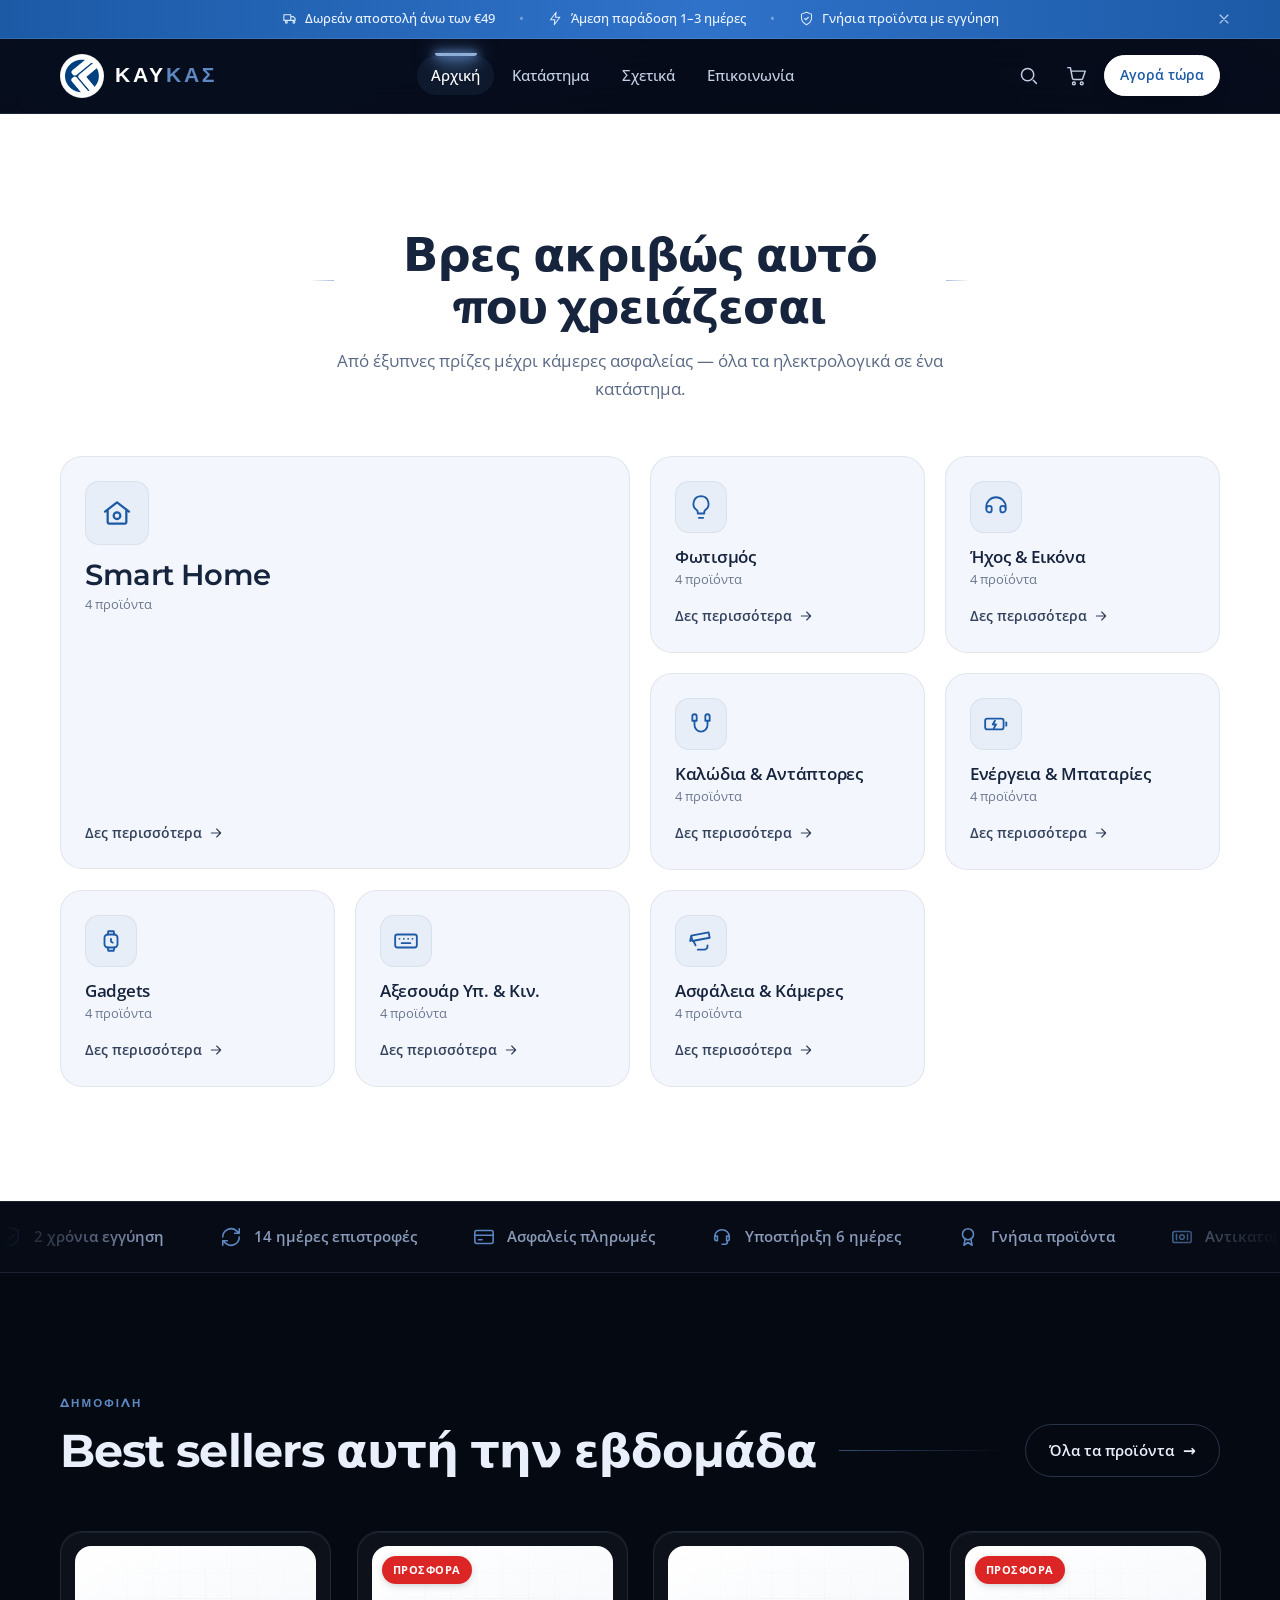
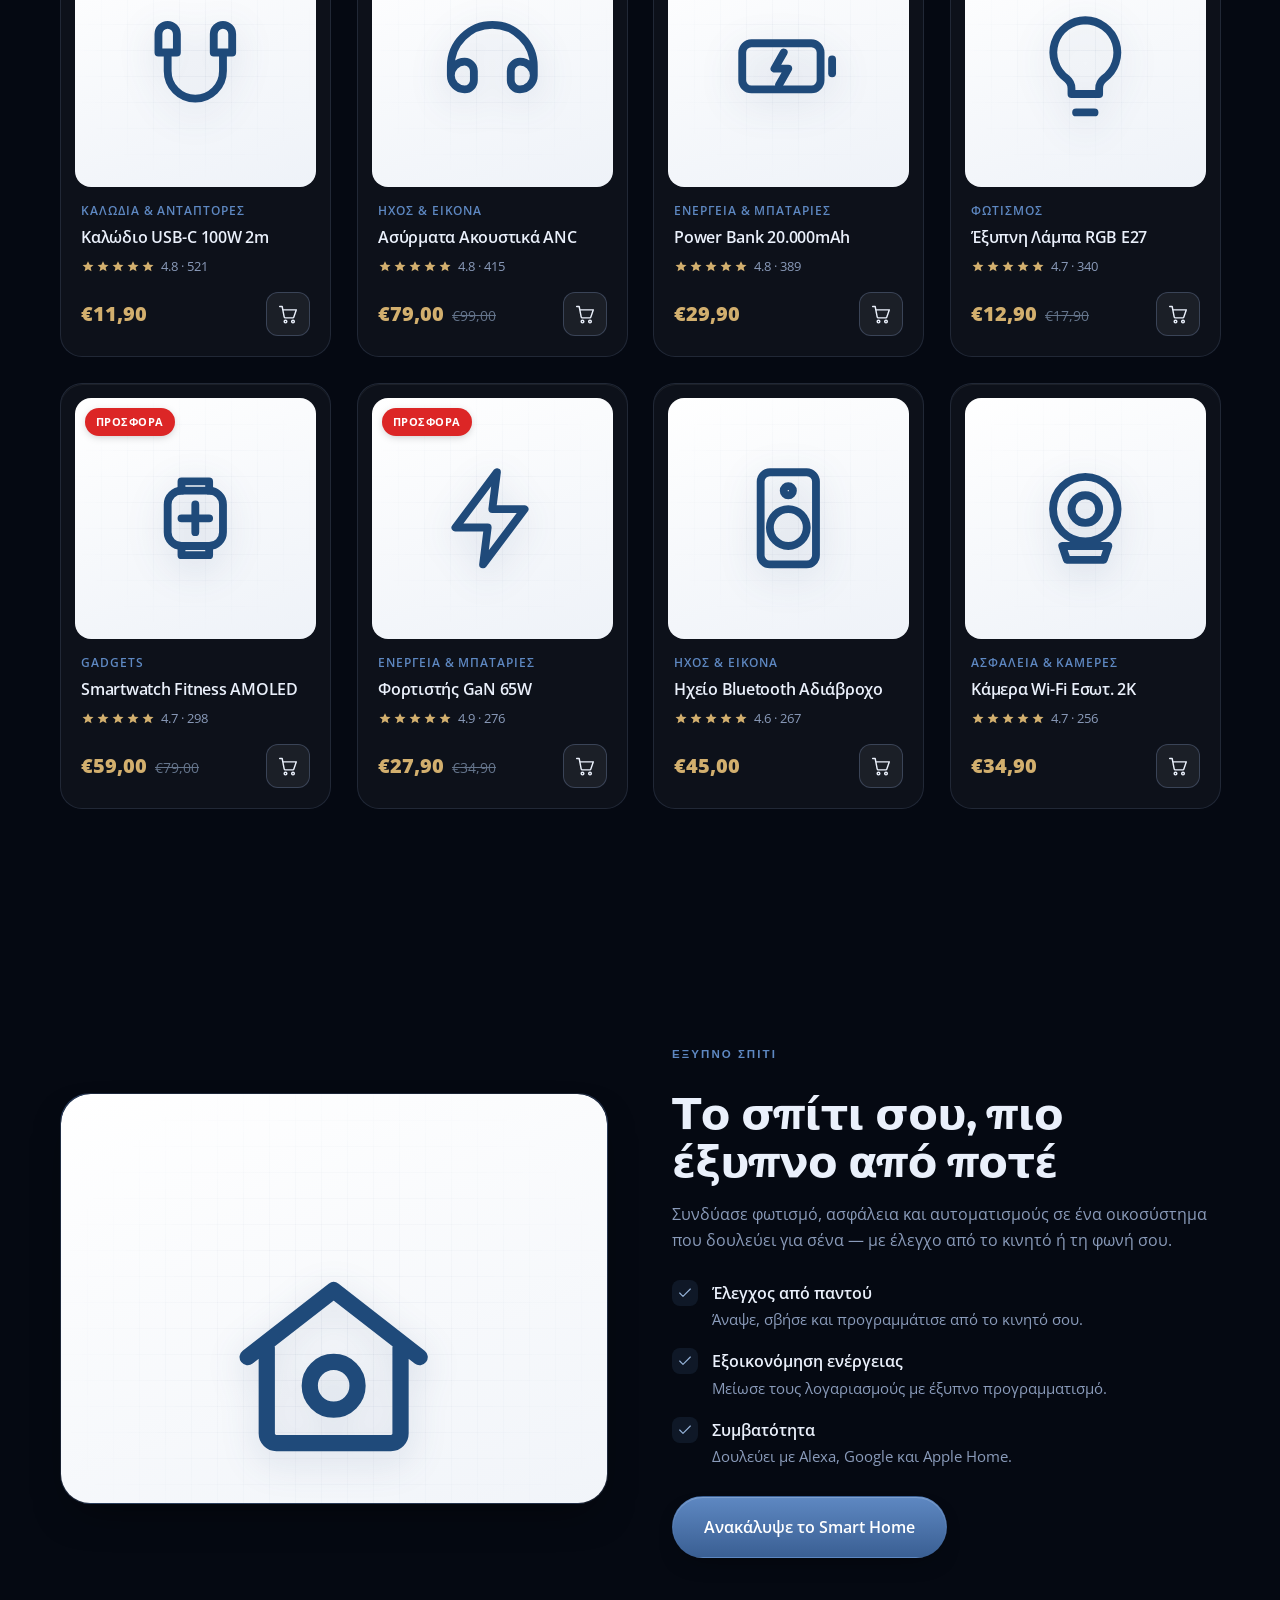
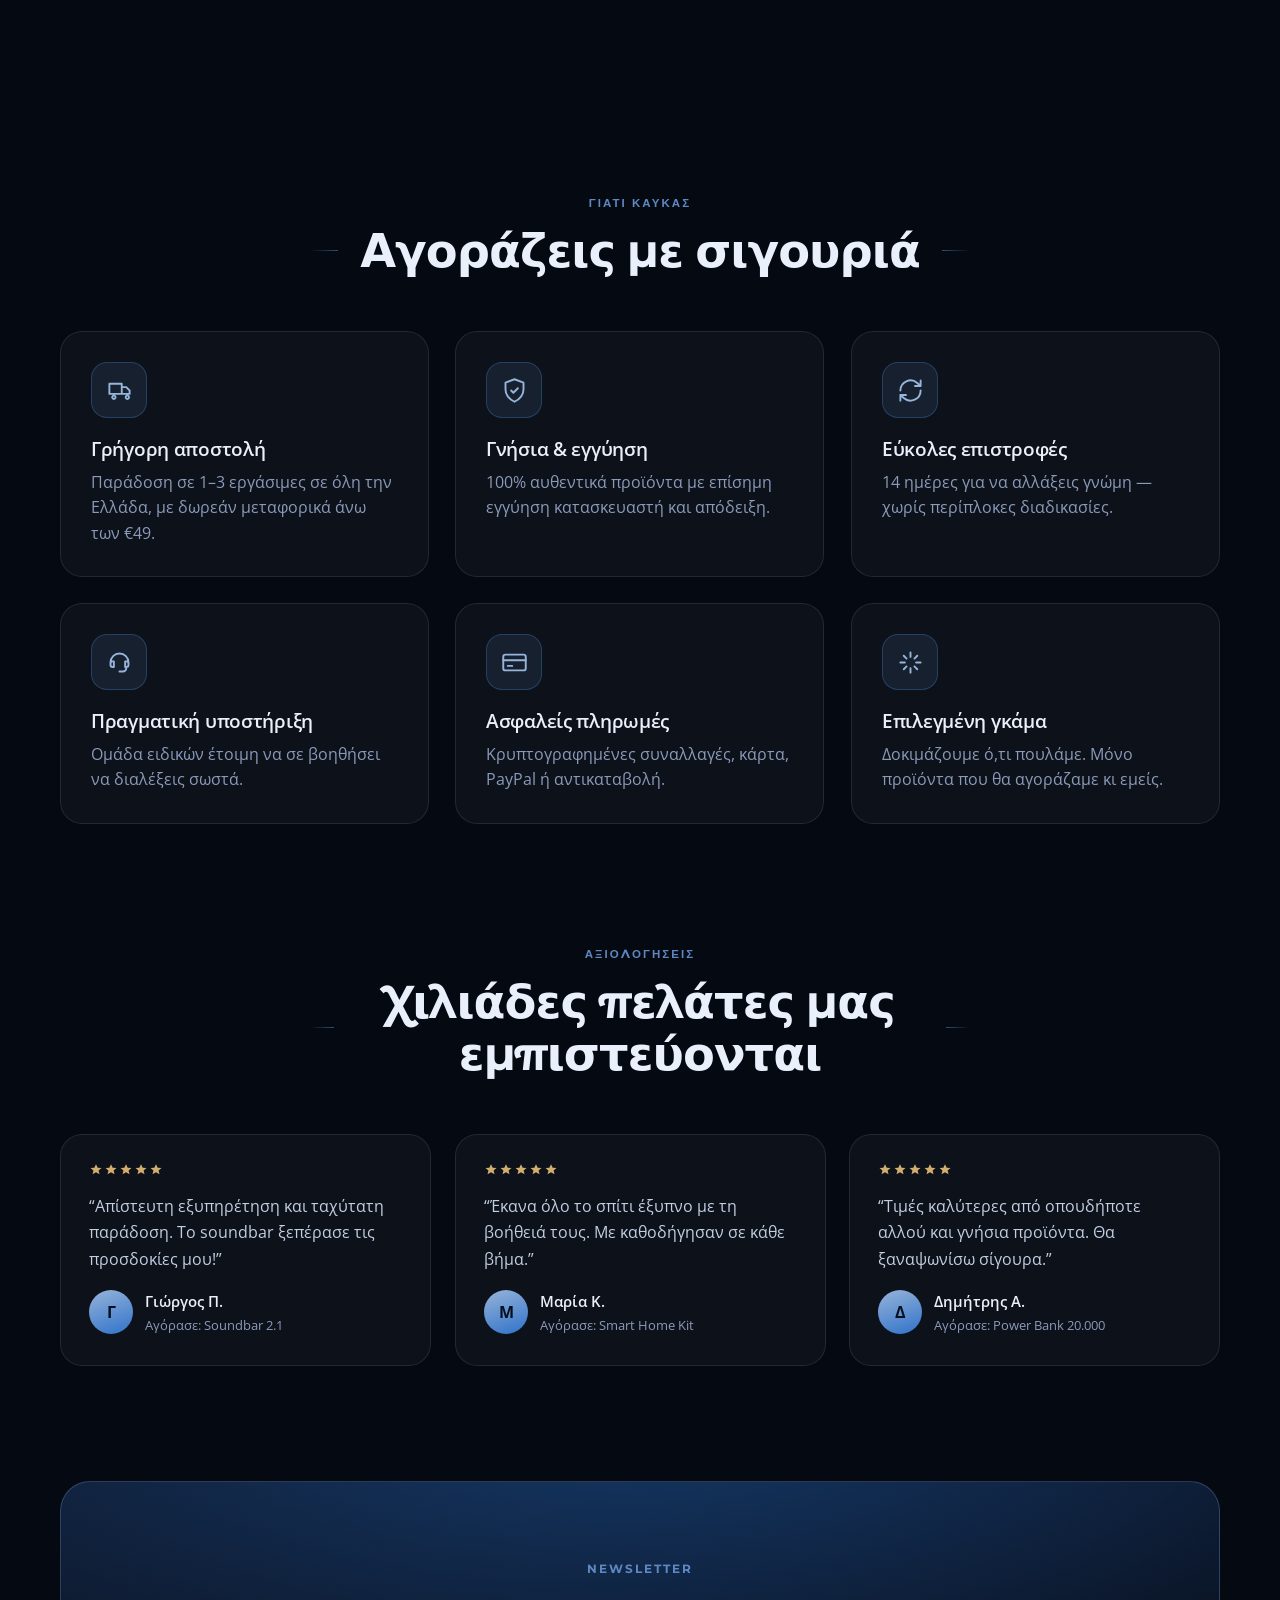
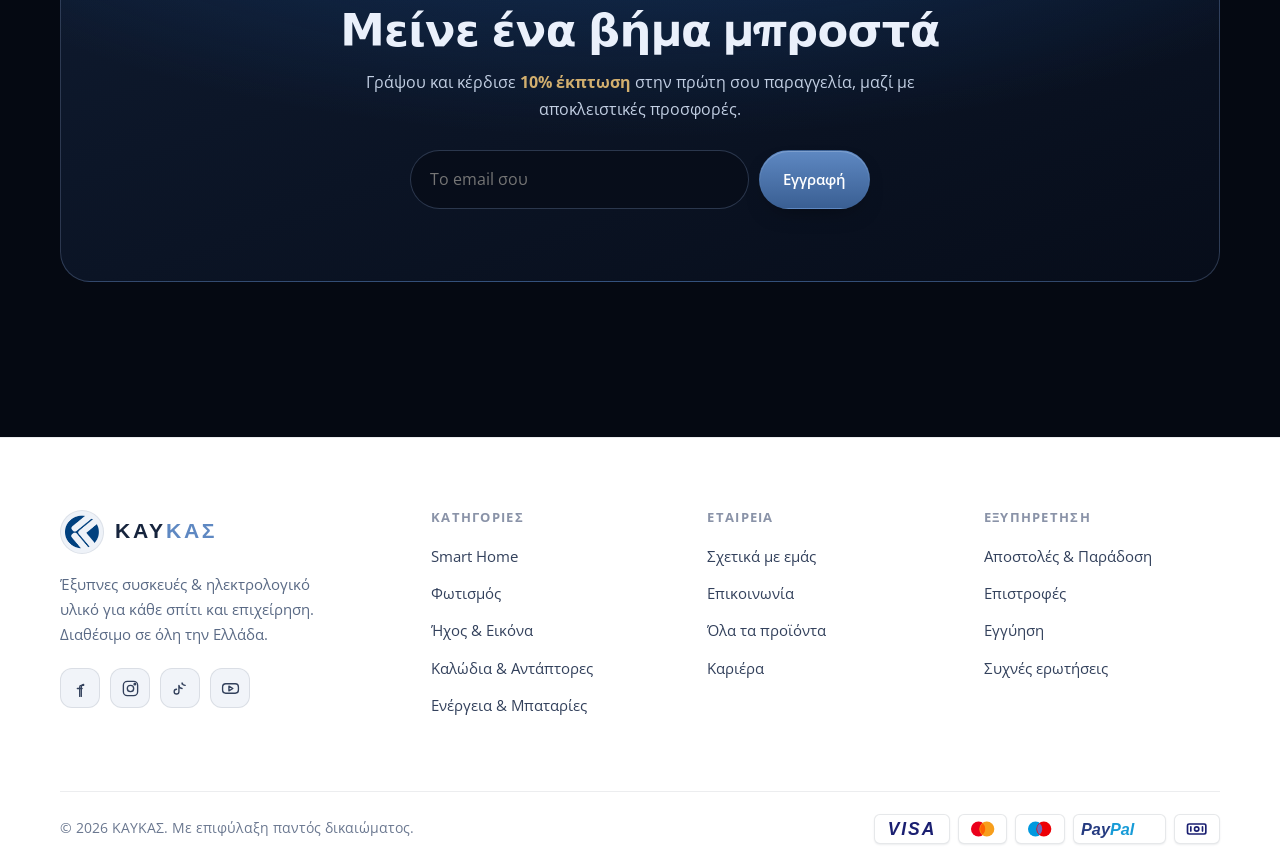
<file: index.html>
<!DOCTYPE html>
<html lang="el">
<head>
  <meta charset="UTF-8">
  <meta name="viewport" content="width=device-width, initial-scale=1">
  <meta name="theme-color" content="#070d1a">
  <title>ΚΑΥΚΑΣ — Έξυπνες συσκευές & ηλεκτρολογικό υλικό</title>
  <meta name="description" content="ΚΑΥΚΑΣ — Έξυπνες συσκευές, gadgets και ηλεκτρολογικό υλικό για κάθε σπίτι και επιχείρηση. Γνήσια προϊόντα, εγγύηση και αποστολή σε όλη την Ελλάδα.">
  <link rel="icon" type="image/png" href="assets/logo.png">
  <link rel="apple-touch-icon" href="assets/logo.png">
  <link rel="preconnect" href="https://fonts.googleapis.com">
  <link rel="preconnect" href="https://fonts.gstatic.com" crossorigin>
  <link href="https://fonts.googleapis.com/css2?family=Montserrat:wght@400;500;600;700;800&family=Open+Sans:wght@300;400;500;600;700&display=swap" rel="stylesheet">
  <link rel="stylesheet" href="assets/css/styles.css?v=6">
</head>
<body data-page="home">
  <div id="site-header"></div>

  <main>
    <!-- CATEGORIES -->
    <section class="section" id="categories">
      <div class="container">
        <div class="section-head center reveal">
          <h2>Βρες ακριβώς αυτό που χρειάζεσαι</h2>
          <p>Από έξυπνες πρίζες μέχρι κάμερες ασφαλείας — όλα τα ηλεκτρολογικά σε ένα κατάστημα.</p>
        </div>
        <div class="cat-grid" id="catGrid"></div>
      </div>
    </section>

    <!-- MOVING STRIP (under categories) -->
    <section class="trust-bar">
      <div class="marquee">
        <div class="track" id="trustTrack"></div>
      </div>
    </section>

    <!-- FEATURED PRODUCTS -->
    <section class="section" style="padding-top:clamp(64px,9vw,120px)">
      <div class="container">
        <div class="section-head reveal" style="display:flex;align-items:flex-end;justify-content:space-between;max-width:none;gap:20px;flex-wrap:wrap">
          <div style="flex:1;min-width:0">
            <span class="eyebrow">Δημοφιλή</span>
            <h2>Best sellers αυτή την εβδομάδα</h2>
          </div>
          <a class="btn btn-ghost" href="shop.html">Όλα τα προϊόντα <span style="display:inline-flex">→</span></a>
        </div>
        <div class="product-grid" id="featuredGrid"></div>
      </div>
    </section>

    <!-- SPLIT SHOWCASE -->
    <section class="section">
      <div class="container split">
        <div class="panel reveal">
          <div class="pv" style="--pv-tint:rgba(77,163,255,0.4);border-radius:inherit" id="showcaseVisual"></div>
        </div>
        <div class="reveal" data-delay="1">
          <span class="eyebrow">Έξυπνο σπίτι</span>
          <h2 style="font-size:clamp(1.8rem,4vw,2.7rem);margin-top:14px">Το σπίτι σου, πιο έξυπνο από ποτέ</h2>
          <p style="color:var(--muted);margin-top:14px">Συνδύασε φωτισμό, ασφάλεια και αυτοματισμούς σε ένα οικοσύστημα που δουλεύει για σένα — με έλεγχο από το κινητό ή τη φωνή σου.</p>
          <ul class="check-list">
            <li><span class="ck" id="ck1"></span><div><strong>Έλεγχος από παντού</strong><span>Άναψε, σβήσε και προγραμμάτισε από το κινητό σου.</span></div></li>
            <li><span class="ck" id="ck2"></span><div><strong>Εξοικονόμηση ενέργειας</strong><span>Μείωσε τους λογαριασμούς με έξυπνο προγραμματισμό.</span></div></li>
            <li><span class="ck" id="ck3"></span><div><strong>Συμβατότητα</strong><span>Δουλεύει με Alexa, Google και Apple Home.</span></div></li>
          </ul>
          <a class="btn btn-accent btn-lg" href="shop.html?cat=smart-home" style="margin-top:26px">Ανακάλυψε το Smart Home</a>
        </div>
      </div>
    </section>

    <!-- WHY US -->
    <section class="section">
      <div class="container">
        <div class="section-head center reveal">
          <span class="eyebrow">Γιατί ΚΑΥΚΑΣ</span>
          <h2>Αγοράζεις με σιγουριά</h2>
        </div>
        <div class="feature-grid" id="whyGrid"></div>
      </div>
    </section>

    <!-- TESTIMONIALS -->
    <section class="section" style="padding-top:0">
      <div class="container">
        <div class="section-head center reveal">
          <span class="eyebrow">Αξιολογήσεις</span>
          <h2>Χιλιάδες πελάτες μας εμπιστεύονται</h2>
        </div>
        <div class="testi-grid" id="testiGrid"></div>
      </div>
    </section>

    <!-- CTA -->
    <section class="section" style="padding-top:0">
      <div class="container">
        <div class="cta-banner reveal">
          <span class="eyebrow" style="justify-content:center">Newsletter</span>
          <h2 style="margin-top:14px">Μείνε ένα βήμα μπροστά</h2>
          <p>Γράψου και κέρδισε <b class="text-gold">10% έκπτωση</b> στην πρώτη σου παραγγελία, μαζί με αποκλειστικές προσφορές.</p>
          <form class="subscribe" id="newsletterForm">
            <input type="email" required placeholder="Το email σου" aria-label="Email">
            <button class="btn btn-accent" type="submit">Εγγραφή</button>
          </form>
        </div>
      </div>
    </section>
  </main>

  <div id="site-footer"></div>

  <script src="assets/js/data.js?v=6"></script>
  <script src="assets/js/main.js?v=6"></script>
  <script>
    document.addEventListener('DOMContentLoaded', () => {
      // check icons (split section)
      const set = (id, name) => { const el = document.getElementById(id); if (el) el.innerHTML = icon(name); };
      set('ck1', 'check'); set('ck2', 'check'); set('ck3', 'check');
      document.getElementById('showcaseVisual').innerHTML = `<span class="glow-blob"></span><span class="device" style="width:42%;height:42%">${icon('smarthome')}</span>`;

      // trust marquee
      const items = [['shield','2 χρόνια εγγύηση'],['refresh','14 ημέρες επιστροφές'],['card','Ασφαλείς πληρωμές'],['headset','Υποστήριξη 6 ημέρες'],['award','Γνήσια προϊόντα'],['cash','Αντικαταβολή']];
      const one = items.map(([ic,t]) => `<span class="item">${icon(ic)} ${t}</span>`).join('');
      const track = document.getElementById('trustTrack');
      track.innerHTML = one + one;
      // restart the CSS animation now that the bar has content (mobile sometimes won't run it otherwise)
      track.style.animation = 'none'; void track.offsetWidth; track.style.animation = '';

      // categories
      document.getElementById('catGrid').innerHTML = CATEGORIES.map((c, i) => `
        <a class="cat-card reveal ${i === 0 ? 'feature' : ''}" data-delay="${(i % 4)}" href="shop.html?cat=${c.slug}">
          <span class="c-glow"></span>
          <span class="c-ic">${icon(c.icon)}</span>
          <div><h3>${c.name}</h3><div class="c-count">${catCount(c.slug)} προϊόντα</div></div>
          <span class="c-arrow">Δες περισσότερα ${icon('arrowRight')}</span>
        </a>`).join('');

      // featured (best sellers by reviews)
      const featured = PRODUCTS.slice().sort((a,b)=>b.reviews-a.reviews).slice(0,8);
      document.getElementById('featuredGrid').innerHTML = featured.map((p,i)=>{ const h=productCard(p); return h.replace('class="product-card reveal"', `class="product-card reveal" data-delay="${(i%4)+1}"`); }).join('');

      // why us
      const why = [
        ['truck','Γρήγορη αποστολή','Παράδοση σε 1–3 εργάσιμες σε όλη την Ελλάδα, με δωρεάν μεταφορικά άνω των €49.'],
        ['shield','Γνήσια & εγγύηση','100% αυθεντικά προϊόντα με επίσημη εγγύηση κατασκευαστή και απόδειξη.'],
        ['refresh','Εύκολες επιστροφές','14 ημέρες για να αλλάξεις γνώμη — χωρίς περίπλοκες διαδικασίες.'],
        ['headset','Πραγματική υποστήριξη','Ομάδα ειδικών έτοιμη να σε βοηθήσει να διαλέξεις σωστά.'],
        ['card','Ασφαλείς πληρωμές','Κρυπτογραφημένες συναλλαγές, κάρτα, PayPal ή αντικαταβολή.'],
        ['spark','Επιλεγμένη γκάμα','Δοκιμάζουμε ό,τι πουλάμε. Μόνο προϊόντα που θα αγοράζαμε κι εμείς.']
      ];
      document.getElementById('whyGrid').innerHTML = why.map((w,i)=>`
        <div class="feature-card reveal" data-delay="${(i%3)+1}">
          <div class="f-ic">${icon(w[0])}</div>
          <h3>${w[1]}</h3><p>${w[2]}</p>
        </div>`).join('');

      // testimonials
      const testi = [
        ['Γιώργος Π.','Αγόρασε: Soundbar 2.1','Απίστευτη εξυπηρέτηση και ταχύτατη παράδοση. Το soundbar ξεπέρασε τις προσδοκίες μου!'],
        ['Μαρία Κ.','Αγόρασε: Smart Home Kit','Έκανα όλο το σπίτι έξυπνο με τη βοήθειά τους. Με καθοδήγησαν σε κάθε βήμα.'],
        ['Δημήτρης Α.','Αγόρασε: Power Bank 20.000','Τιμές καλύτερες από οπουδήποτε αλλού και γνήσια προϊόντα. Θα ξαναψωνίσω σίγουρα.']
      ];
      document.getElementById('testiGrid').innerHTML = testi.map((t,i)=>`
        <div class="testi reveal" data-delay="${(i%3)+1}">
          ${starsHtml(5)}
          <p>“${t[2]}”</p>
          <div class="who"><div class="avatar">${t[0][0]}</div><div><b>${t[0]}</b><small>${t[1]}</small></div></div>
        </div>`).join('');

      scanReveal(document);

      document.getElementById('newsletterForm').addEventListener('submit', (e)=>{ e.preventDefault(); e.target.reset(); toast('Ευχαριστούμε! Έλεγξε το email σου για το κουπόνι.', 'gift'); });
    });
  </script>
</body>
</html>
</file>
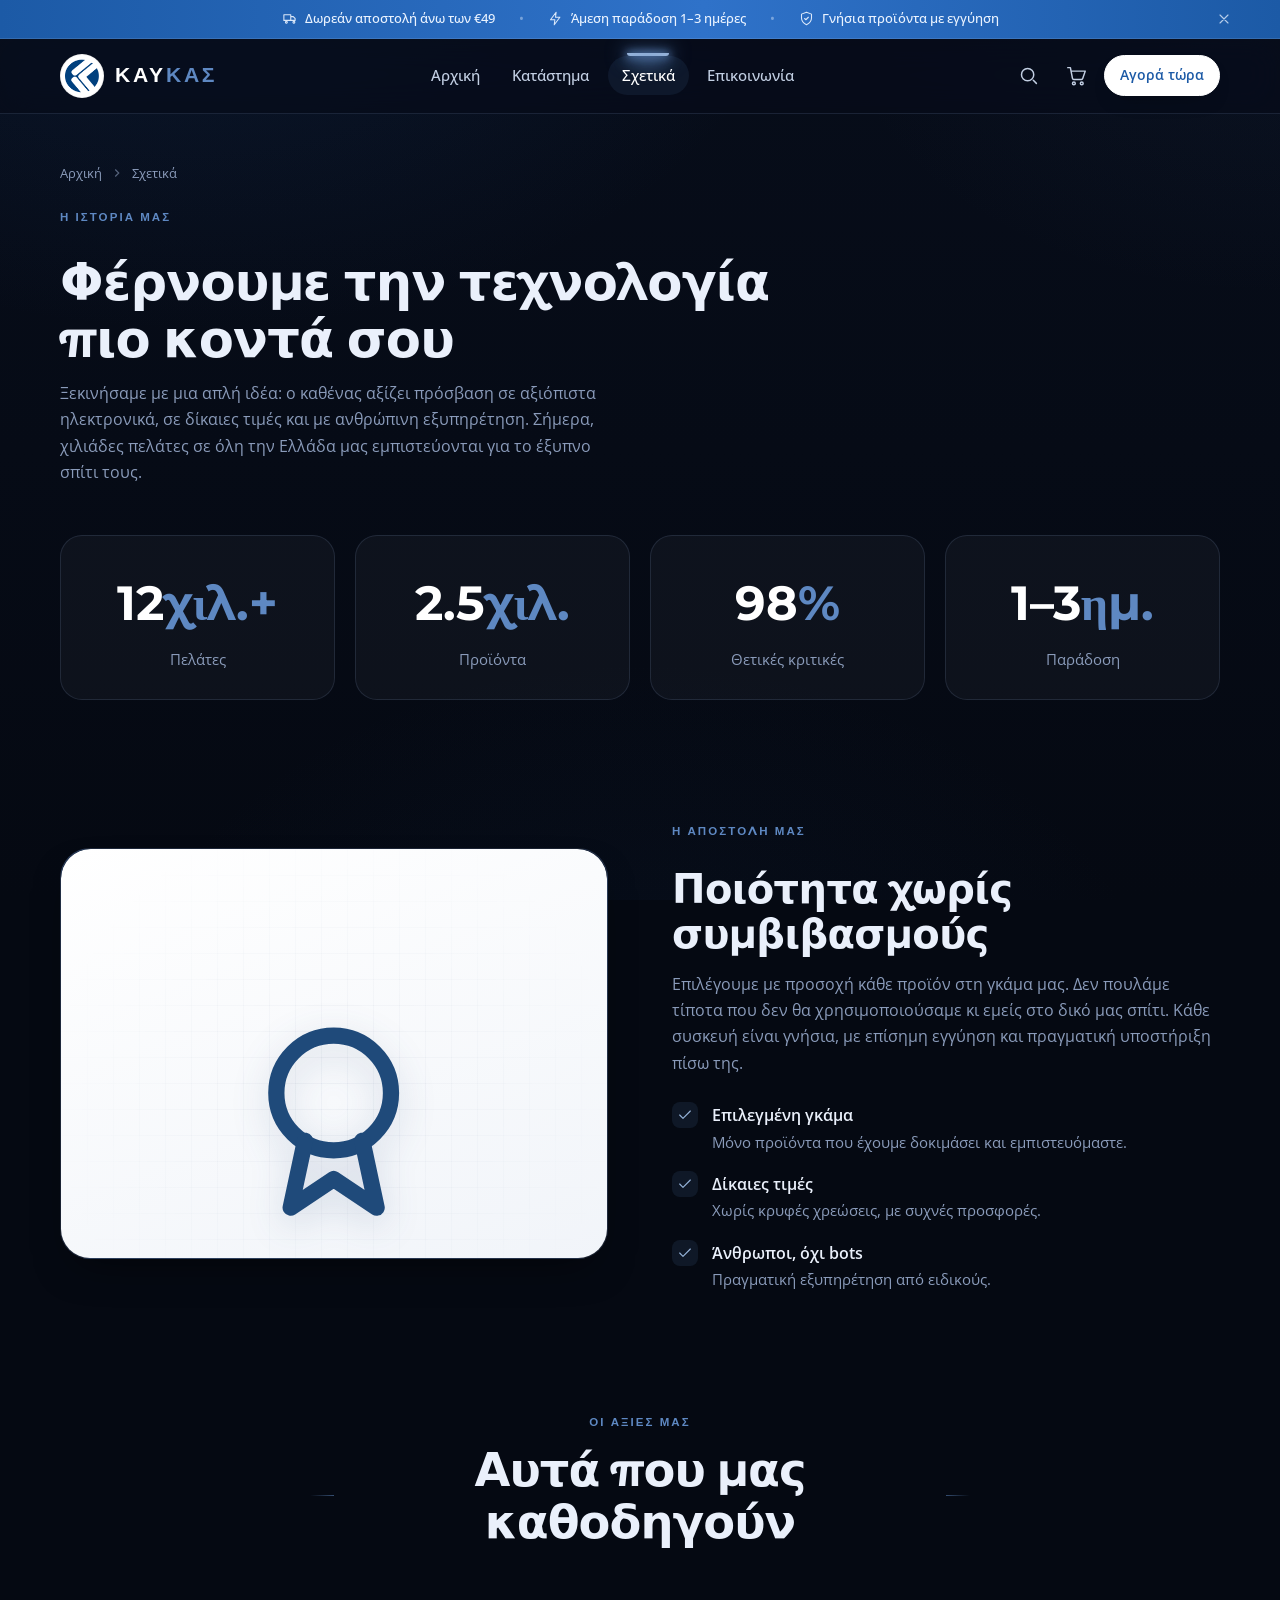
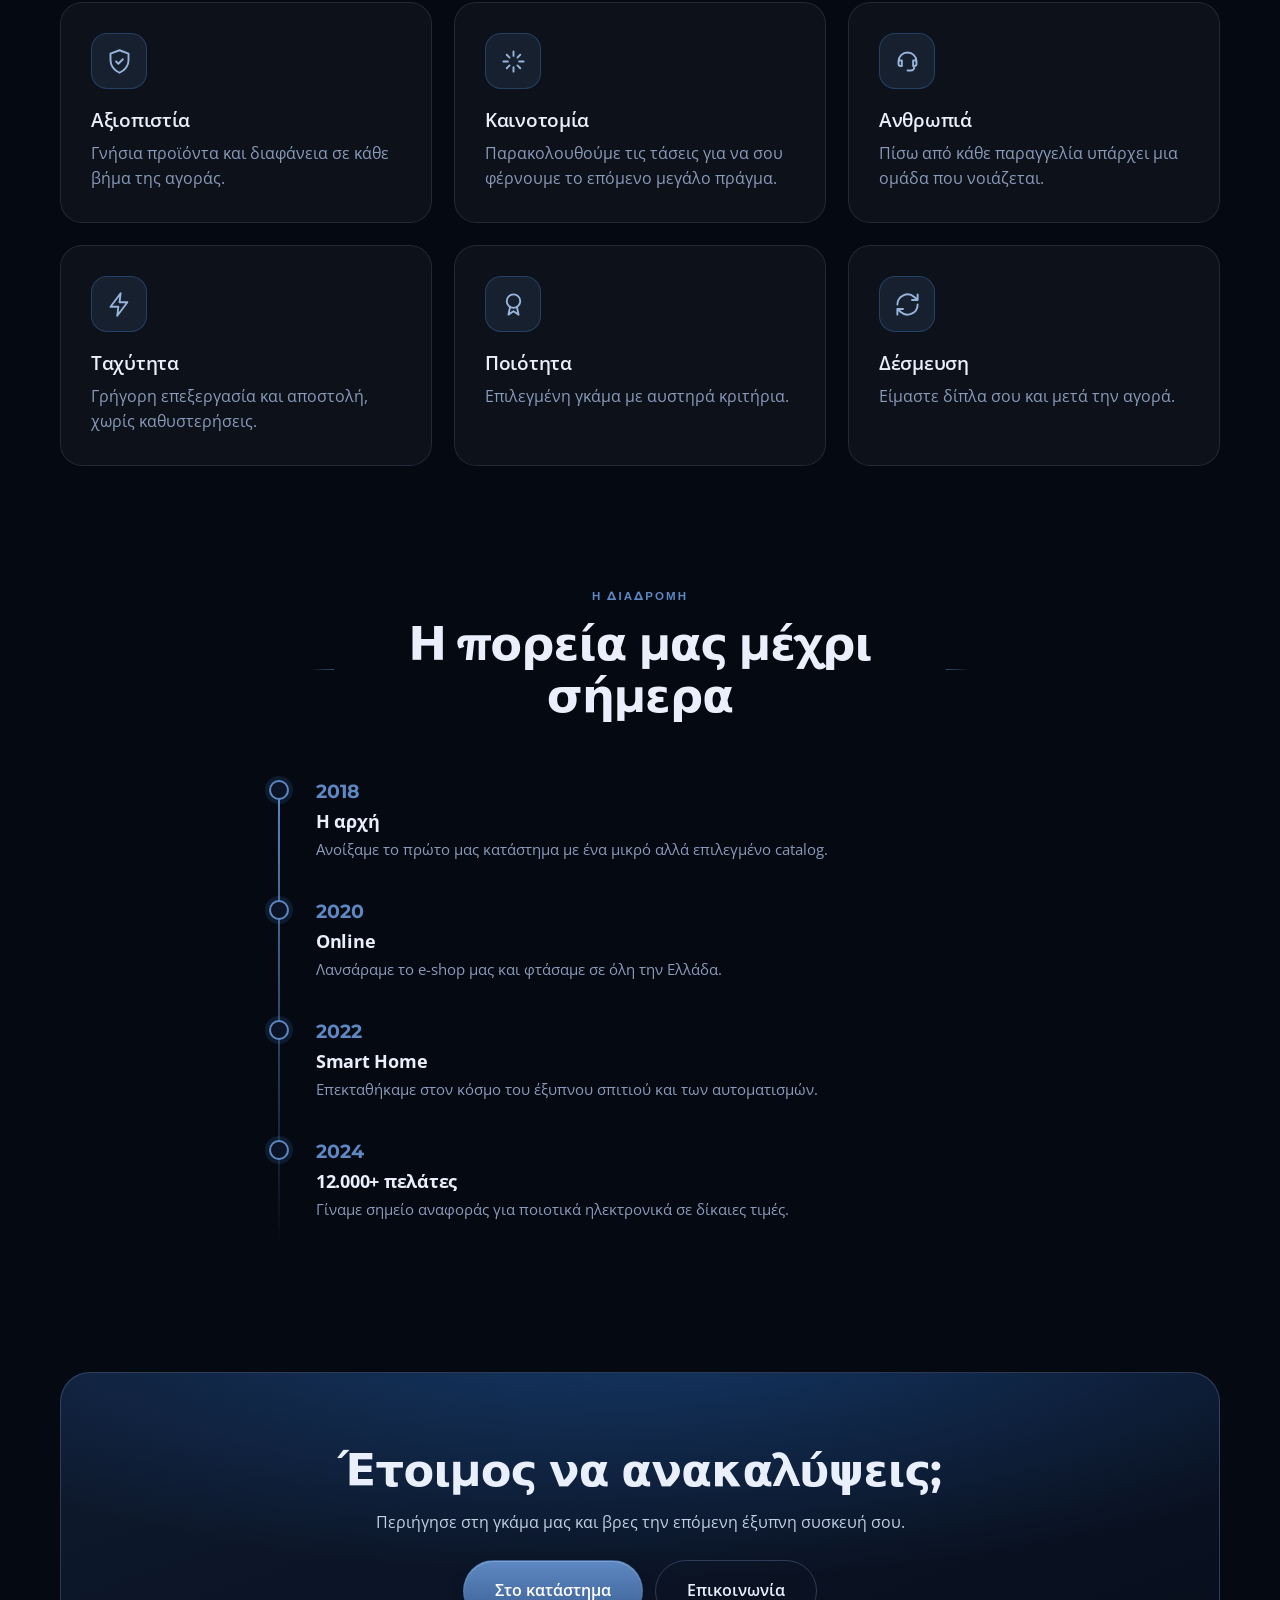
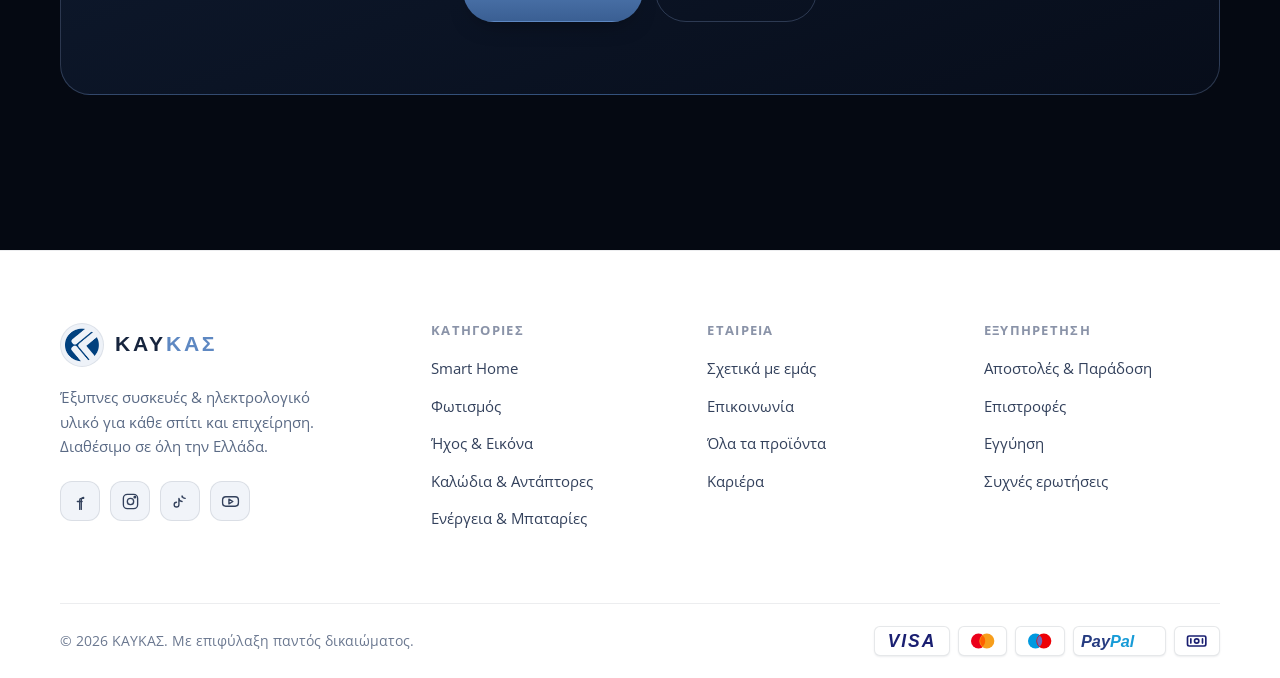
<file: about.html>
<!DOCTYPE html>
<html lang="el">
<head>
  <meta charset="UTF-8">
  <meta name="viewport" content="width=device-width, initial-scale=1">
  <meta name="theme-color" content="#070d1a">
  <title>Σχετικά — ΚΑΥΚΑΣ</title>
  <meta name="description" content="Η ιστορία, οι αξίες και η αποστολή του ΚΑΥΚΑΣ — έξυπνες συσκευές και ηλεκτρολογικό υλικό σε όλη την Ελλάδα.">
  <link rel="icon" type="image/png" href="assets/logo.png">
  <link rel="apple-touch-icon" href="assets/logo.png">
  <link rel="preconnect" href="https://fonts.googleapis.com">
  <link rel="preconnect" href="https://fonts.gstatic.com" crossorigin>
  <link href="https://fonts.googleapis.com/css2?family=Montserrat:wght@400;500;600;700;800&family=Open+Sans:wght@300;400;500;600;700&display=swap" rel="stylesheet">
  <link rel="stylesheet" href="assets/css/styles.css?v=6">
</head>
<body data-page="about">
  <div id="site-header"></div>

  <main>
    <section class="page-hero">
      <div class="container">
        <nav class="breadcrumbs reveal in"><a href="index.html">Αρχική</a> <svg viewBox="0 0 24 24" fill="none" stroke="currentColor" stroke-width="2"><path d="m9 6 6 6-6 6"/></svg> <span>Σχετικά</span></nav>
        <span class="eyebrow reveal in">Η ιστορία μας</span>
        <h1 class="reveal in" data-delay="1" style="margin-top:14px">Φέρνουμε την τεχνολογία<br>πιο κοντά σου</h1>
        <p class="reveal in" data-delay="2" style="max-width:60ch">Ξεκινήσαμε με μια απλή ιδέα: ο καθένας αξίζει πρόσβαση σε αξιόπιστα ηλεκτρονικά, σε δίκαιες τιμές και με ανθρώπινη εξυπηρέτηση. Σήμερα, χιλιάδες πελάτες σε όλη την Ελλάδα μας εμπιστεύονται για το έξυπνο σπίτι τους.</p>
      </div>
    </section>

    <section class="section" style="padding-top:30px">
      <div class="container">
        <div class="stat-band">
          <div class="stat-card reveal" data-delay="1"><div class="num">12<b>χιλ.+</b></div><div class="lbl">Πελάτες</div></div>
          <div class="stat-card reveal" data-delay="2"><div class="num">2.5<b>χιλ.</b></div><div class="lbl">Προϊόντα</div></div>
          <div class="stat-card reveal" data-delay="3"><div class="num">98<b>%</b></div><div class="lbl">Θετικές κριτικές</div></div>
          <div class="stat-card reveal" data-delay="4"><div class="num">1–3<b>ημ.</b></div><div class="lbl">Παράδοση</div></div>
        </div>
      </div>
    </section>

    <section class="section" style="padding-top:0">
      <div class="container split">
        <div class="panel reveal"><div class="pv" style="--pv-tint:rgba(52,224,255,0.4);border-radius:inherit" id="aboutVisual"></div></div>
        <div class="reveal" data-delay="1">
          <span class="eyebrow">Η αποστολή μας</span>
          <h2 style="font-size:clamp(1.7rem,3.6vw,2.5rem);margin-top:14px">Ποιότητα χωρίς συμβιβασμούς</h2>
          <p style="color:var(--muted);margin-top:14px">Επιλέγουμε με προσοχή κάθε προϊόν στη γκάμα μας. Δεν πουλάμε τίποτα που δεν θα χρησιμοποιούσαμε κι εμείς στο δικό μας σπίτι. Κάθε συσκευή είναι γνήσια, με επίσημη εγγύηση και πραγματική υποστήριξη πίσω της.</p>
          <ul class="check-list">
            <li><span class="ck" id="ac1"></span><div><strong>Επιλεγμένη γκάμα</strong><span>Μόνο προϊόντα που έχουμε δοκιμάσει και εμπιστευόμαστε.</span></div></li>
            <li><span class="ck" id="ac2"></span><div><strong>Δίκαιες τιμές</strong><span>Χωρίς κρυφές χρεώσεις, με συχνές προσφορές.</span></div></li>
            <li><span class="ck" id="ac3"></span><div><strong>Άνθρωποι, όχι bots</strong><span>Πραγματική εξυπηρέτηση από ειδικούς.</span></div></li>
          </ul>
        </div>
      </div>
    </section>

    <section class="section" style="padding-top:0">
      <div class="container">
        <div class="section-head center reveal"><span class="eyebrow">Οι αξίες μας</span><h2>Αυτά που μας καθοδηγούν</h2></div>
        <div class="value-grid" id="valueGrid"></div>
      </div>
    </section>

    <section class="section" style="padding-top:0">
      <div class="container">
        <div class="section-head center reveal"><span class="eyebrow">Η διαδρομή</span><h2>Η πορεία μας μέχρι σήμερα</h2></div>
        <div class="timeline" id="timeline"></div>
      </div>
    </section>

    <section class="section" style="padding-top:0">
      <div class="container">
        <div class="cta-banner reveal">
          <h2>Έτοιμος να ανακαλύψεις;</h2>
          <p>Περιήγησε στη γκάμα μας και βρες την επόμενη έξυπνη συσκευή σου.</p>
          <div style="display:flex;gap:12px;justify-content:center;flex-wrap:wrap;margin-top:24px">
            <a class="btn btn-accent btn-lg" href="shop.html">Στο κατάστημα</a>
            <a class="btn btn-ghost btn-lg" href="contact.html">Επικοινωνία</a>
          </div>
        </div>
      </div>
    </section>
  </main>

  <div id="site-footer"></div>

  <script src="assets/js/data.js?v=6"></script>
  <script src="assets/js/main.js?v=6"></script>
  <script>
    document.addEventListener('DOMContentLoaded', () => {
      ['ac1','ac2','ac3'].forEach(id => document.getElementById(id).innerHTML = icon('check'));
      document.getElementById('aboutVisual').innerHTML = `<span class="glow-blob"></span><span class="device" style="width:42%;height:42%">${icon('award')}</span>`;

      const values = [
        ['shield','Αξιοπιστία','Γνήσια προϊόντα και διαφάνεια σε κάθε βήμα της αγοράς.'],
        ['spark','Καινοτομία','Παρακολουθούμε τις τάσεις για να σου φέρνουμε το επόμενο μεγάλο πράγμα.'],
        ['headset','Ανθρωπιά','Πίσω από κάθε παραγγελία υπάρχει μια ομάδα που νοιάζεται.'],
        ['zap','Ταχύτητα','Γρήγορη επεξεργασία και αποστολή, χωρίς καθυστερήσεις.'],
        ['award','Ποιότητα','Επιλεγμένη γκάμα με αυστηρά κριτήρια.'],
        ['refresh','Δέσμευση','Είμαστε δίπλα σου και μετά την αγορά.']
      ];
      document.getElementById('valueGrid').innerHTML = values.map((v,i)=>`
        <div class="feature-card reveal" data-delay="${(i%3)+1}"><div class="f-ic">${icon(v[0])}</div><h3>${v[1]}</h3><p>${v[2]}</p></div>`).join('');

      const tl = [
        ['2018','Η αρχή','Ανοίξαμε το πρώτο μας κατάστημα με ένα μικρό αλλά επιλεγμένο catalog.'],
        ['2020','Online','Λανσάραμε το e-shop μας και φτάσαμε σε όλη την Ελλάδα.'],
        ['2022','Smart Home','Επεκταθήκαμε στον κόσμο του έξυπνου σπιτιού και των αυτοματισμών.'],
        ['2024','12.000+ πελάτες','Γίναμε σημείο αναφοράς για ποιοτικά ηλεκτρονικά σε δίκαιες τιμές.']
      ];
      document.getElementById('timeline').innerHTML = tl.map((t,i)=>`
        <div class="tl-item reveal" data-delay="${(i%3)+1}"><span class="dot"></span><div class="yr">${t[0]}</div><h4>${t[1]}</h4><p>${t[2]}</p></div>`).join('');

      scanReveal(document);
    });
  </script>
</body>
</html>
</file>
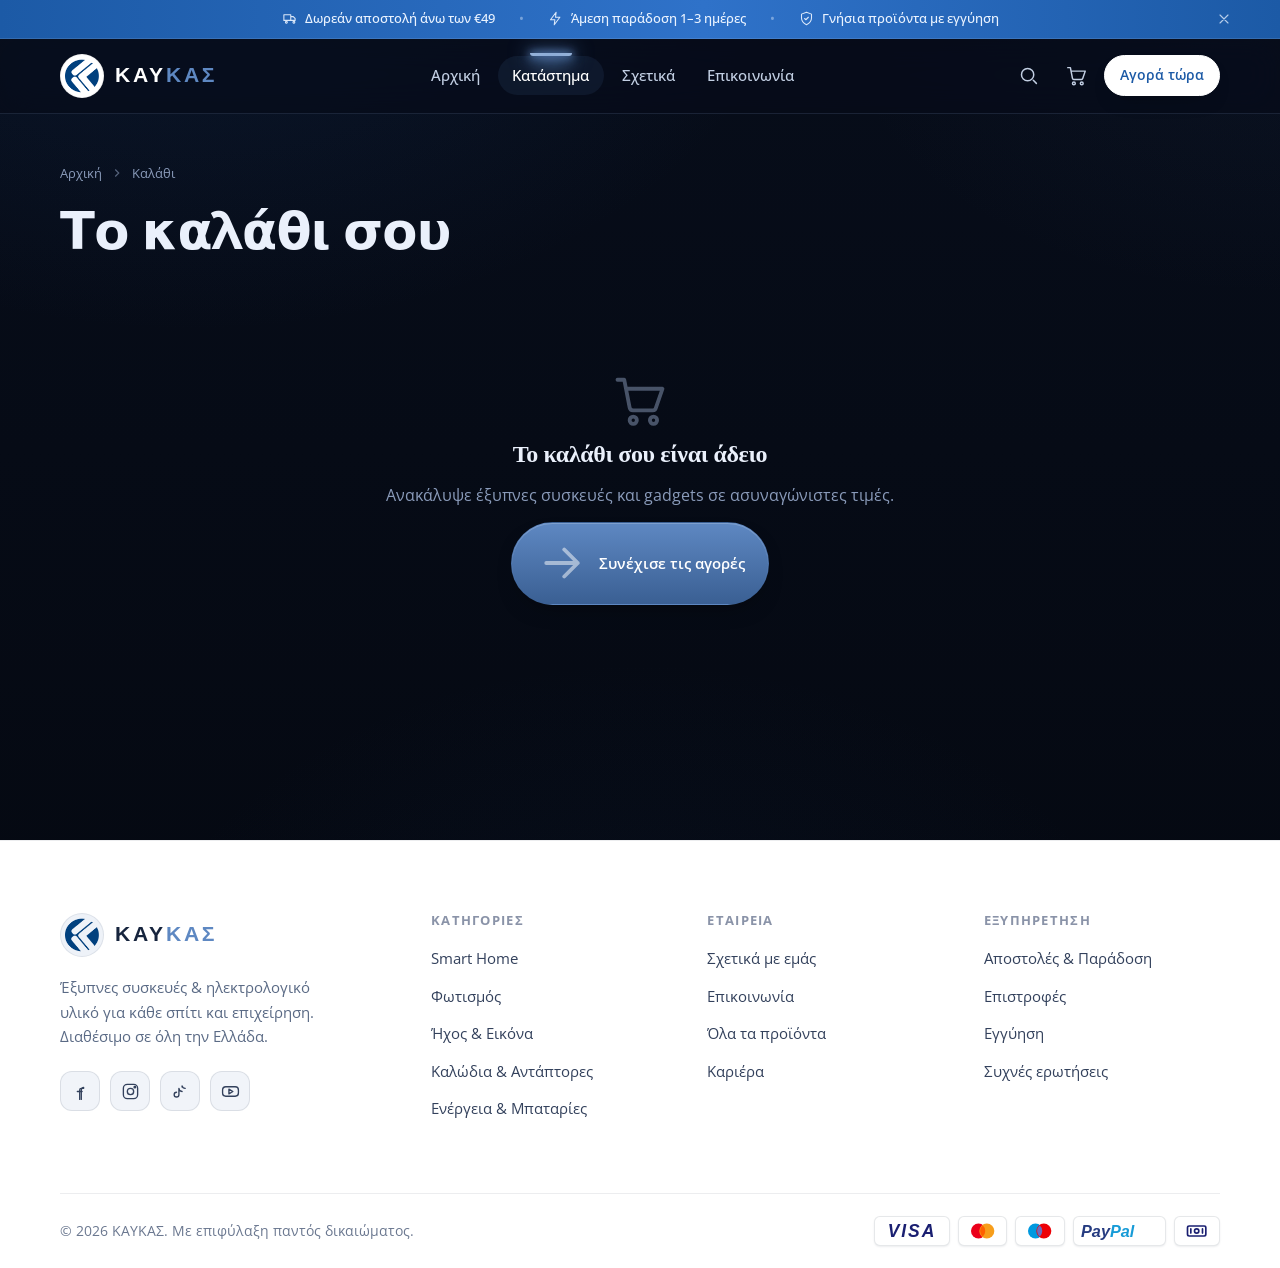
<file: cart.html>
<!DOCTYPE html>
<html lang="el">
<head>
  <meta charset="UTF-8">
  <meta name="viewport" content="width=device-width, initial-scale=1">
  <meta name="theme-color" content="#070d1a">
  <title>Καλάθι — ΚΑΥΚΑΣ</title>
  <link rel="icon" type="image/png" href="assets/logo.png">
  <link rel="apple-touch-icon" href="assets/logo.png">
  <link rel="preconnect" href="https://fonts.googleapis.com">
  <link rel="preconnect" href="https://fonts.gstatic.com" crossorigin>
  <link href="https://fonts.googleapis.com/css2?family=Montserrat:wght@400;500;600;700;800&family=Open+Sans:wght@300;400;500;600;700&display=swap" rel="stylesheet">
  <link rel="stylesheet" href="assets/css/styles.css?v=6">
</head>
<body data-page="shop">
  <div id="site-header"></div>

  <main>
    <section class="page-hero">
      <div class="container">
        <nav class="breadcrumbs reveal in"><a href="index.html">Αρχική</a> <svg viewBox="0 0 24 24" fill="none" stroke="currentColor" stroke-width="2"><path d="m9 6 6 6-6 6"/></svg> <span>Καλάθι</span></nav>
        <h1 class="reveal in">Το καλάθι σου</h1>
      </div>
    </section>
    <section class="section" style="padding-top:14px">
      <div class="container" id="cartContent"></div>
    </section>
  </main>

  <div id="site-footer"></div>

  <script src="assets/js/data.js?v=6"></script>
  <script src="assets/js/main.js?v=6"></script>
  <script src="assets/js/cart.js?v=6"></script>
</body>
</html>
</file>
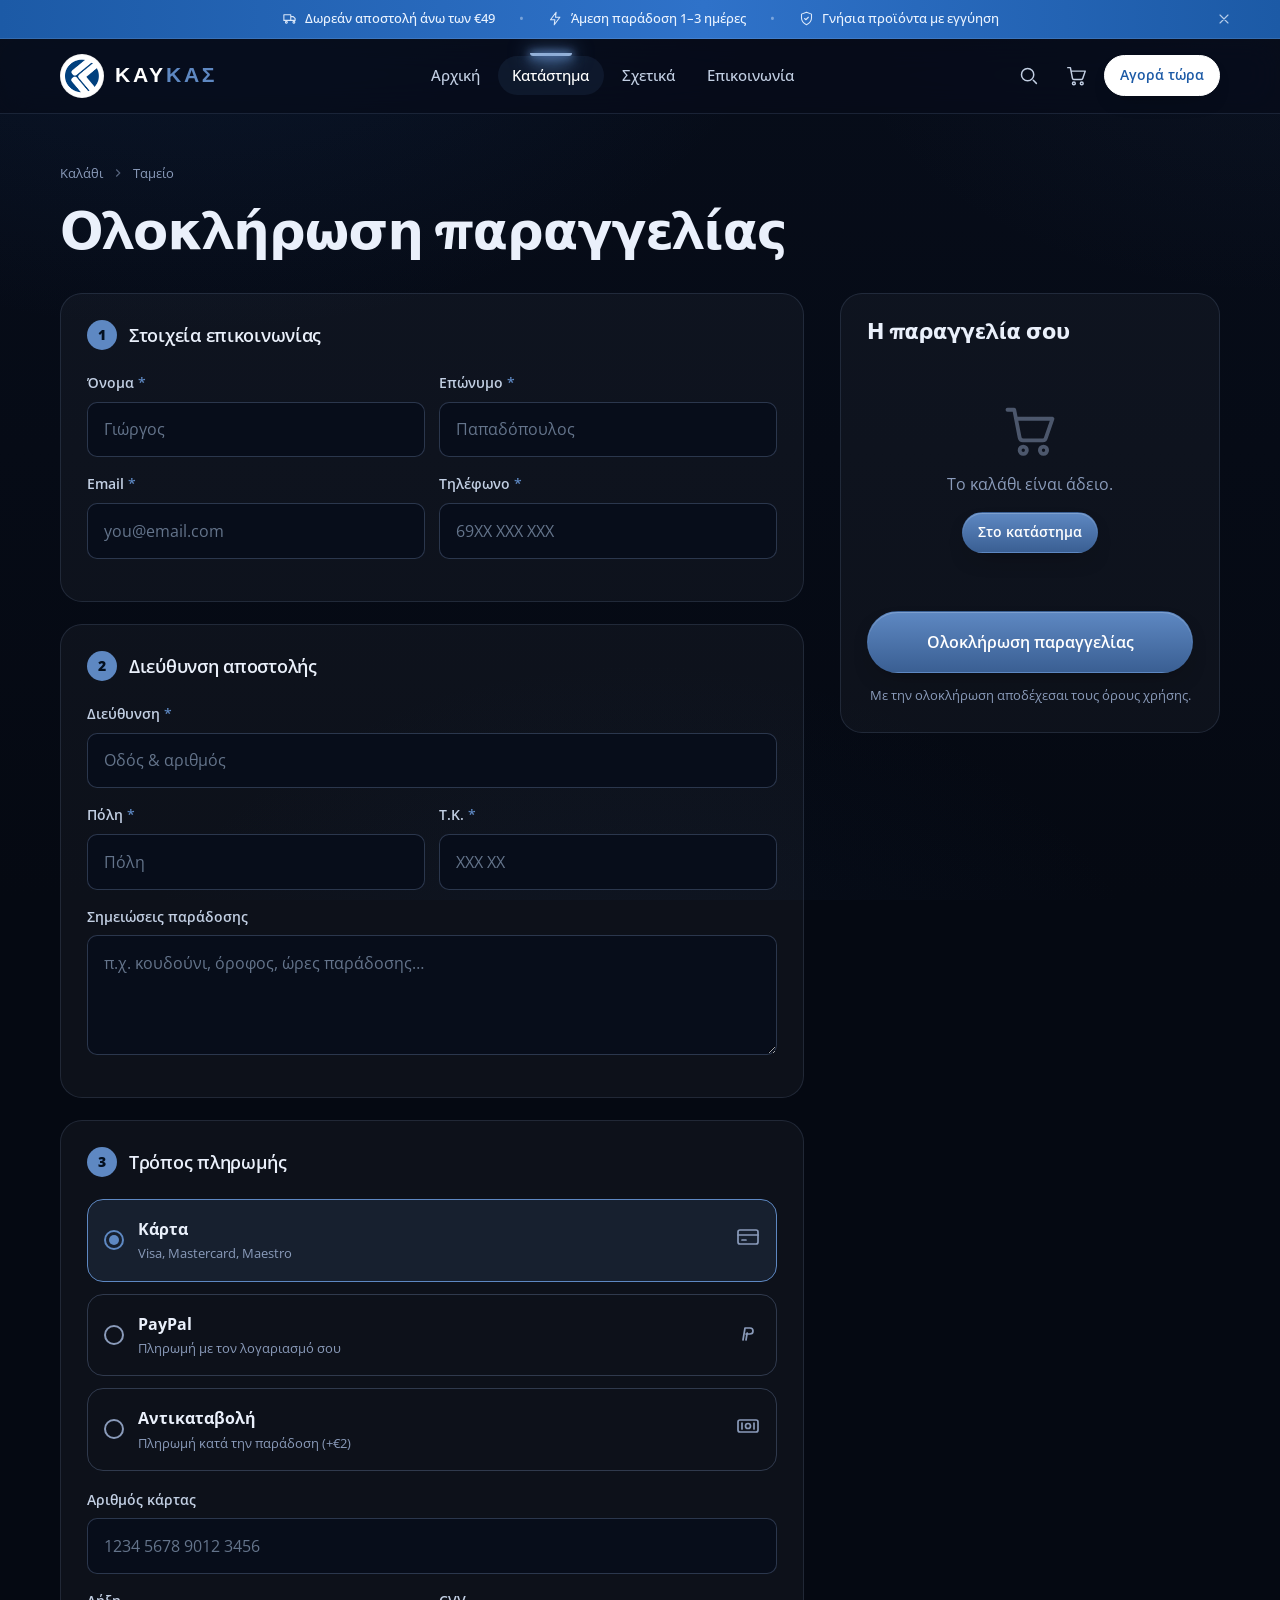
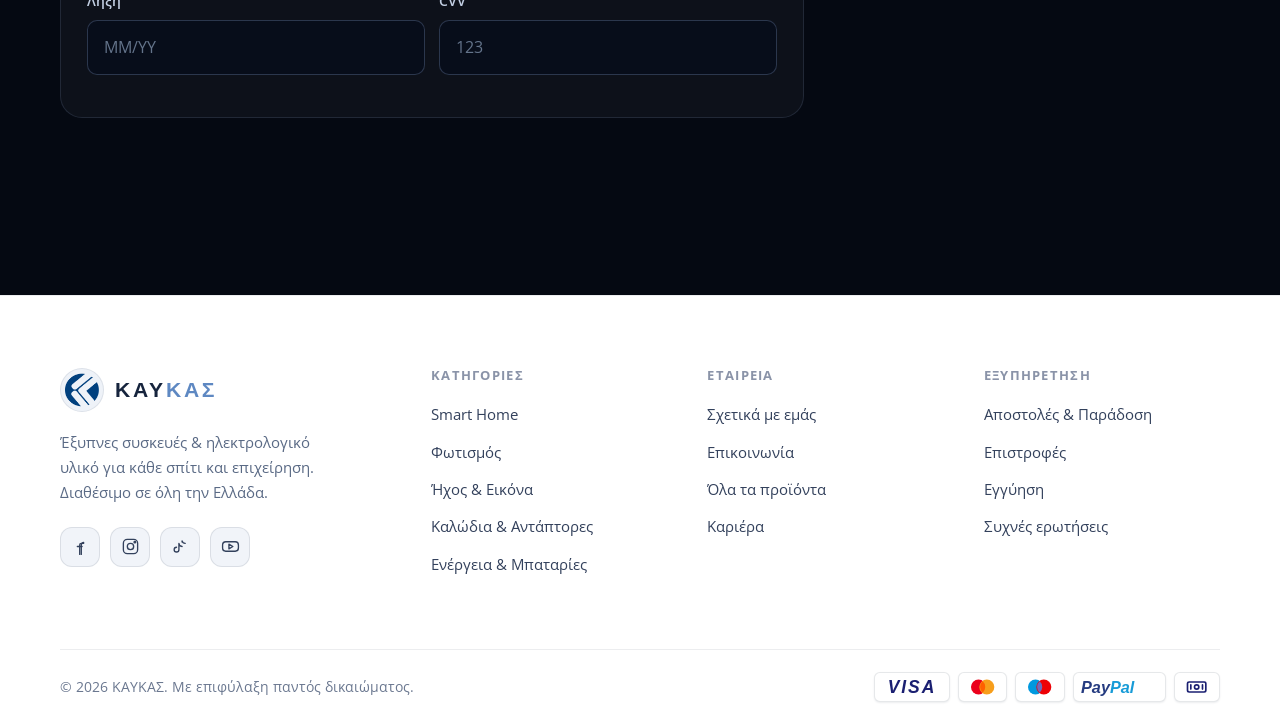
<file: checkout.html>
<!DOCTYPE html>
<html lang="el">
<head>
  <meta charset="UTF-8">
  <meta name="viewport" content="width=device-width, initial-scale=1">
  <meta name="theme-color" content="#070d1a">
  <title>Ταμείο — ΚΑΥΚΑΣ</title>
  <link rel="icon" type="image/png" href="assets/logo.png">
  <link rel="apple-touch-icon" href="assets/logo.png">
  <link rel="preconnect" href="https://fonts.googleapis.com">
  <link rel="preconnect" href="https://fonts.gstatic.com" crossorigin>
  <link href="https://fonts.googleapis.com/css2?family=Montserrat:wght@400;500;600;700;800&family=Open+Sans:wght@300;400;500;600;700&display=swap" rel="stylesheet">
  <link rel="stylesheet" href="assets/css/styles.css?v=6">
</head>
<body data-page="shop">
  <div id="site-header"></div>

  <main>
    <section class="page-hero">
      <div class="container">
        <nav class="breadcrumbs reveal in"><a href="cart.html">Καλάθι</a> <svg viewBox="0 0 24 24" fill="none" stroke="currentColor" stroke-width="2"><path d="m9 6 6 6-6 6"/></svg> <span>Ταμείο</span></nav>
        <h1 class="reveal in">Ολοκλήρωση παραγγελίας</h1>
      </div>
    </section>

    <section class="section" style="padding-top:14px">
      <div class="container" id="checkoutMain">
        <form class="checkout-layout" id="checkoutForm">
          <div>
            <!-- Contact -->
            <div class="checkout-section reveal in">
              <div class="cs-head"><span class="cs-num">1</span><h3>Στοιχεία επικοινωνίας</h3></div>
              <div class="field-row">
                <div class="field"><label>Όνομα <span class="req">*</span></label><input class="input" required placeholder="Γιώργος"></div>
                <div class="field"><label>Επώνυμο <span class="req">*</span></label><input class="input" required placeholder="Παπαδόπουλος"></div>
              </div>
              <div class="field-row">
                <div class="field"><label>Email <span class="req">*</span></label><input class="input" type="email" required placeholder="you@email.com"></div>
                <div class="field"><label>Τηλέφωνο <span class="req">*</span></label><input class="input" type="tel" required placeholder="69ΧΧ ΧΧΧ ΧΧΧ"></div>
              </div>
            </div>

            <!-- Shipping -->
            <div class="checkout-section reveal in" data-delay="1">
              <div class="cs-head"><span class="cs-num">2</span><h3>Διεύθυνση αποστολής</h3></div>
              <div class="field"><label>Διεύθυνση <span class="req">*</span></label><input class="input" required placeholder="Οδός & αριθμός"></div>
              <div class="field-row">
                <div class="field"><label>Πόλη <span class="req">*</span></label><input class="input" required placeholder="Πόλη"></div>
                <div class="field"><label>Τ.Κ. <span class="req">*</span></label><input class="input" required placeholder="ΧΧΧ ΧΧ"></div>
              </div>
              <div class="field"><label>Σημειώσεις παράδοσης</label><textarea class="textarea" placeholder="π.χ. κουδούνι, όροφος, ώρες παράδοσης…"></textarea></div>
            </div>

            <!-- Payment -->
            <div class="checkout-section reveal in" data-delay="2">
              <div class="cs-head"><span class="cs-num">3</span><h3>Τρόπος πληρωμής</h3></div>
              <div class="pay-methods" id="payMethods">
                <label class="pay-opt active" data-pay="card"><span class="radio"></span><div><b>Κάρτα</b><div style="color:var(--muted);font-size:.84rem">Visa, Mastercard, Maestro</div></div><span class="p-ic" id="payCard"></span></label>
                <label class="pay-opt" data-pay="paypal"><span class="radio"></span><div><b>PayPal</b><div style="color:var(--muted);font-size:.84rem">Πληρωμή με τον λογαριασμό σου</div></div><span class="p-ic" id="payPaypal"></span></label>
                <label class="pay-opt" data-pay="cod"><span class="radio"></span><div><b>Αντικαταβολή</b><div style="color:var(--muted);font-size:.84rem">Πληρωμή κατά την παράδοση (+€2)</div></div><span class="p-ic" id="payCash"></span></label>
              </div>
              <div id="cardFields" style="margin-top:18px">
                <div class="field"><label>Αριθμός κάρτας</label><input class="input" inputmode="numeric" placeholder="1234 5678 9012 3456"></div>
                <div class="field-row">
                  <div class="field"><label>Λήξη</label><input class="input" placeholder="MM/YY"></div>
                  <div class="field"><label>CVV</label><input class="input" inputmode="numeric" placeholder="123"></div>
                </div>
              </div>
            </div>
          </div>

          <!-- Summary -->
          <aside class="summary checkout-summary reveal in" data-delay="1">
            <h3>Η παραγγελία σου</h3>
            <div id="orderSummary"></div>
            <button class="btn btn-accent btn-block btn-lg" type="submit" id="placeOrder" style="margin-top:18px">Ολοκλήρωση παραγγελίας</button>
            <p style="text-align:center;color:var(--muted);font-size:.8rem;margin-top:12px">Με την ολοκλήρωση αποδέχεσαι τους όρους χρήσης.</p>
          </aside>
        </form>
      </div>
    </section>
  </main>

  <div id="site-footer"></div>

  <script src="assets/js/data.js?v=6"></script>
  <script src="assets/js/main.js?v=6"></script>
  <script src="assets/js/checkout.js?v=6"></script>
  <script>
    document.addEventListener('DOMContentLoaded', () => {
      document.getElementById('payCard').innerHTML = icon('card');
      document.getElementById('payPaypal').innerHTML = icon('paypal');
      document.getElementById('payCash').innerHTML = icon('cash');
    });
  </script>
</body>
</html>
</file>
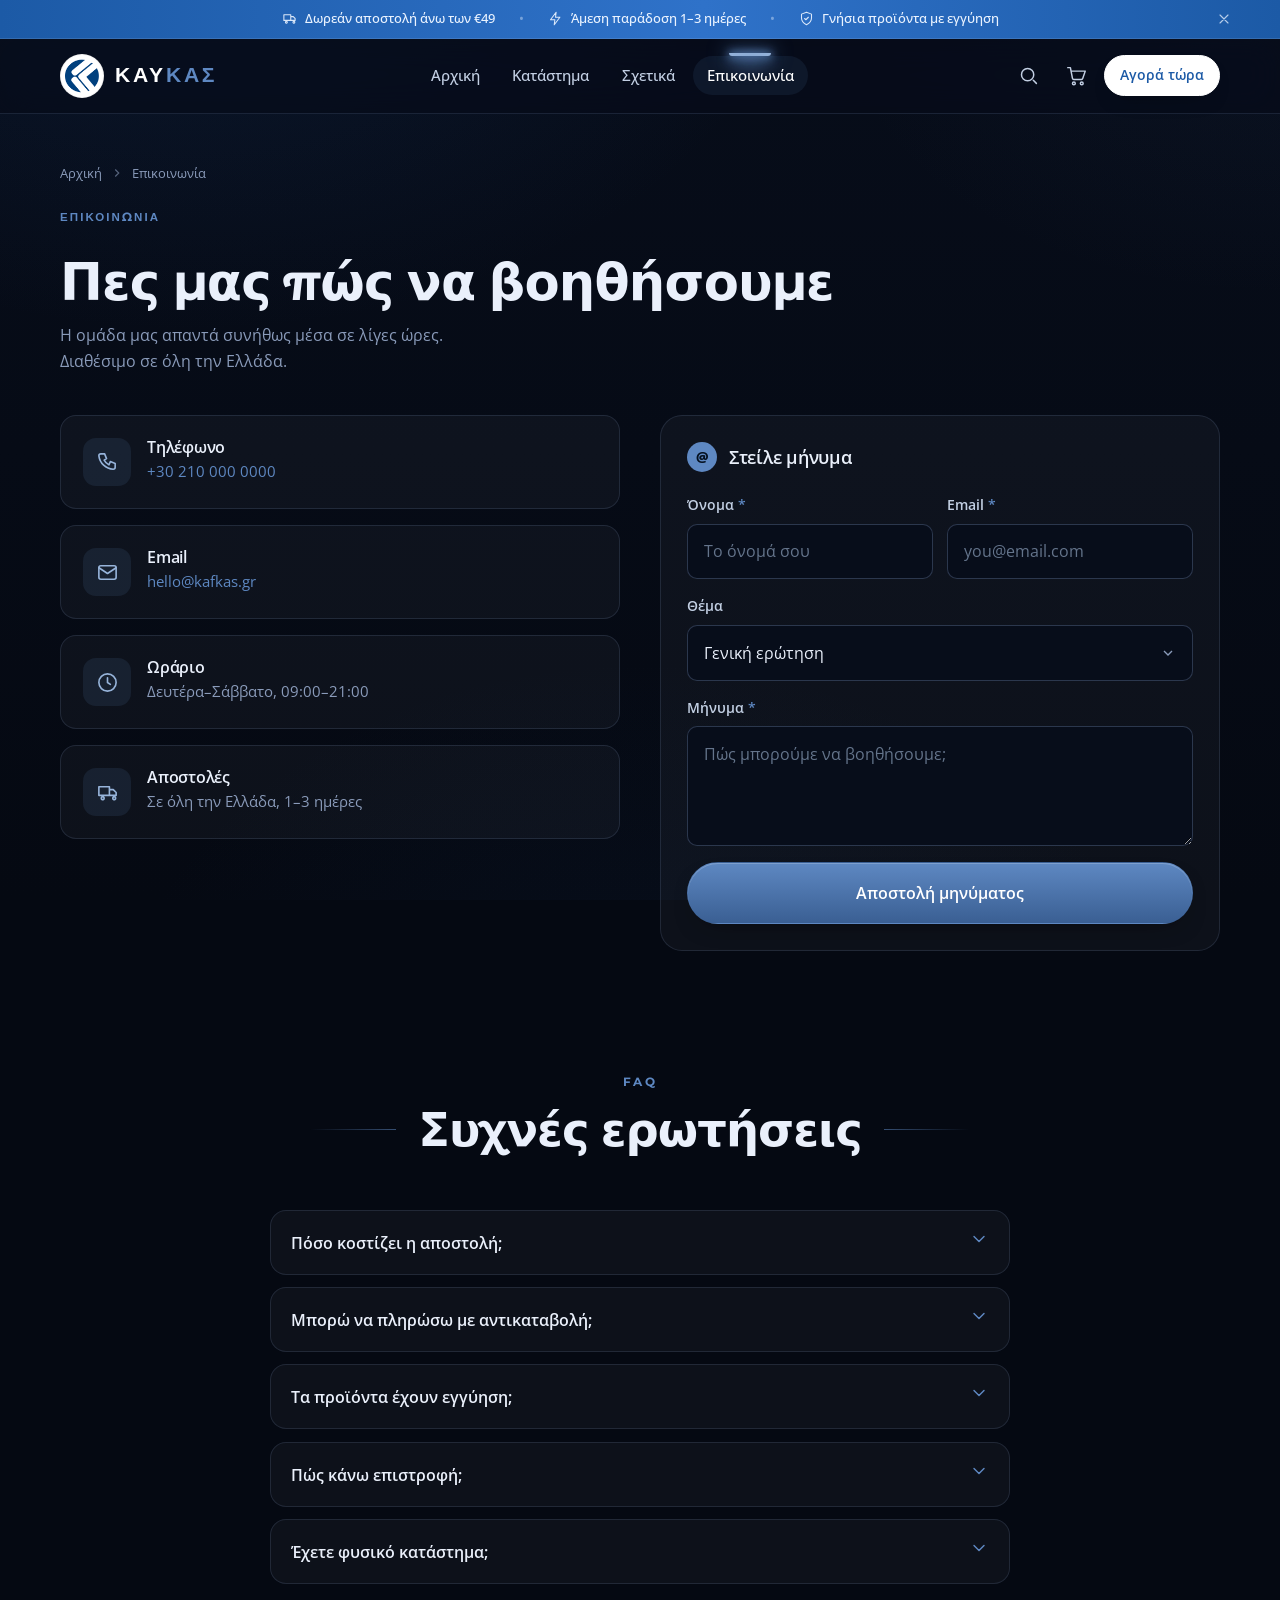
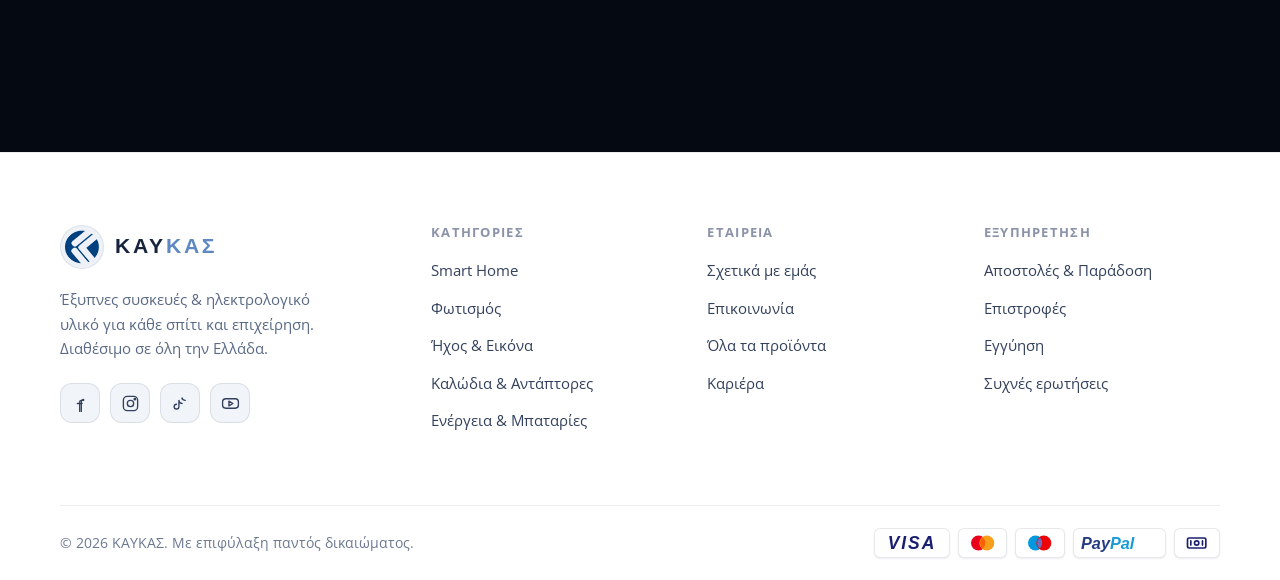
<file: contact.html>
<!DOCTYPE html>
<html lang="el">
<head>
  <meta charset="UTF-8">
  <meta name="viewport" content="width=device-width, initial-scale=1">
  <meta name="theme-color" content="#070d1a">
  <title>Επικοινωνία — ΚΑΥΚΑΣ</title>
  <meta name="description" content="Επικοινώνησε με την ομάδα του ΚΑΥΚΑΣ. Είμαστε εδώ για κάθε ερώτηση, παραγγελία ή υποστήριξη.">
  <link rel="icon" type="image/png" href="assets/logo.png">
  <link rel="apple-touch-icon" href="assets/logo.png">
  <link rel="preconnect" href="https://fonts.googleapis.com">
  <link rel="preconnect" href="https://fonts.gstatic.com" crossorigin>
  <link href="https://fonts.googleapis.com/css2?family=Montserrat:wght@400;500;600;700;800&family=Open+Sans:wght@300;400;500;600;700&display=swap" rel="stylesheet">
  <link rel="stylesheet" href="assets/css/styles.css?v=6">
</head>
<body data-page="contact">
  <div id="site-header"></div>

  <main>
    <section class="page-hero">
      <div class="container">
        <nav class="breadcrumbs reveal in"><a href="index.html">Αρχική</a> <svg viewBox="0 0 24 24" fill="none" stroke="currentColor" stroke-width="2"><path d="m9 6 6 6-6 6"/></svg> <span>Επικοινωνία</span></nav>
        <span class="eyebrow reveal in">Επικοινωνία</span>
        <h1 class="reveal in" data-delay="1" style="margin-top:14px">Πες μας πώς να βοηθήσουμε</h1>
        <p class="reveal in" data-delay="2">Η ομάδα μας απαντά συνήθως μέσα σε λίγες ώρες. Διαθέσιμο σε όλη την Ελλάδα.</p>
      </div>
    </section>

    <section class="section" style="padding-top:20px">
      <div class="container contact-grid">
        <div class="reveal">
          <div class="contact-cards" id="contactCards"></div>
        </div>

        <div class="checkout-section reveal" data-delay="1" style="margin:0">
          <div class="cs-head"><span class="cs-num">@</span><h3>Στείλε μήνυμα</h3></div>
          <form id="contactForm">
            <div class="field-row">
              <div class="field"><label>Όνομα <span class="req">*</span></label><input class="input" required placeholder="Το όνομά σου"></div>
              <div class="field"><label>Email <span class="req">*</span></label><input class="input" type="email" required placeholder="you@email.com"></div>
            </div>
            <div class="field"><label>Θέμα</label>
              <select class="select">
                <option>Γενική ερώτηση</option>
                <option>Παραγγελία & αποστολή</option>
                <option>Τεχνική υποστήριξη</option>
                <option>Επιστροφή / εγγύηση</option>
                <option>Συνεργασία</option>
              </select>
            </div>
            <div class="field"><label>Μήνυμα <span class="req">*</span></label><textarea class="textarea" required placeholder="Πώς μπορούμε να βοηθήσουμε;"></textarea></div>
            <button class="btn btn-accent btn-block btn-lg" type="submit" id="contactSubmit">Αποστολή μηνύματος</button>
          </form>
        </div>
      </div>
    </section>

    <section class="section" style="padding-top:0">
      <div class="container" style="max-width:820px">
        <div class="section-head center reveal"><span class="eyebrow">FAQ</span><h2>Συχνές ερωτήσεις</h2></div>
        <div id="faqList"></div>
      </div>
    </section>
  </main>

  <div id="site-footer"></div>

  <script src="assets/js/data.js?v=6"></script>
  <script src="assets/js/main.js?v=6"></script>
  <script>
    document.addEventListener('DOMContentLoaded', () => {
      const cards = [
        ['phone','Τηλέφωνο', STORE.phone, 'tel:'+STORE.phone.replace(/\s/g,'')],
        ['mail','Email', STORE.email, 'mailto:'+STORE.email],
        ['clock','Ωράριο', STORE.hours, ''],
        ['truck','Αποστολές', 'Σε όλη την Ελλάδα, 1–3 ημέρες', '']
      ];
      document.getElementById('contactCards').innerHTML = cards.map(c=>`
        <div class="contact-card">
          <div class="cc-ic">${icon(c[0])}</div>
          <div><h4>${c[1]}</h4><p>${c[3] ? `<a href="${c[3]}">${c[2]}</a>` : c[2]}</p></div>
        </div>`).join('');

      const faqs = [
        ['Πόσο κοστίζει η αποστολή;','Η αποστολή κοστίζει €3,90 και είναι δωρεάν για παραγγελίες άνω των €49. Η παράδοση γίνεται συνήθως σε 1–3 εργάσιμες ημέρες σε όλη την Ελλάδα.'],
        ['Μπορώ να πληρώσω με αντικαταβολή;','Ναι. Προσφέρουμε πληρωμή με κάρτα, PayPal και αντικαταβολή κατά την παράδοση (με μικρή επιβάρυνση).'],
        ['Τα προϊόντα έχουν εγγύηση;','Όλα τα προϊόντα είναι γνήσια και συνοδεύονται από επίσημη εγγύηση κατασκευαστή, καθώς και νόμιμη απόδειξη αγοράς.'],
        ['Πώς κάνω επιστροφή;','Έχεις 14 ημέρες για επιστροφή. Επικοινώνησε μαζί μας και θα κανονίσουμε την παραλαβή ή την αλλαγή του προϊόντος, με επιστροφή χρημάτων αν το επιθυμείς.'],
        ['Έχετε φυσικό κατάστημα;','Εξυπηρετούμε online σε όλη την Ελλάδα με γρήγορη αποστολή. Για οποιαδήποτε απορία, η ομάδα μας είναι διαθέσιμη '+STORE.hours+'.']
      ];
      document.getElementById('faqList').innerHTML = faqs.map((f,i)=>`
        <div class="faq-item reveal" data-delay="${(i%3)+1}">
          <button class="faq-q" aria-expanded="false">${f[0]}<span class="chev">${icon('chevDown')}</span></button>
          <div class="faq-a"><p>${f[1]}</p></div>
        </div>`).join('');

      document.querySelectorAll('.faq-item').forEach(item => {
        const q = item.querySelector('.faq-q'); const a = item.querySelector('.faq-a');
        q.addEventListener('click', () => {
          const open = item.classList.toggle('open');
          q.setAttribute('aria-expanded', open);
          a.style.maxHeight = open ? a.scrollHeight + 'px' : '0';
        });
      });

      document.getElementById('contactForm').addEventListener('submit', (e)=>{
        e.preventDefault();
        const b = document.getElementById('contactSubmit');
        b.disabled = true; b.textContent = 'Αποστολή…';
        setTimeout(()=>{ e.target.reset(); b.disabled=false; b.textContent='Αποστολή μηνύματος'; toast('Το μήνυμα στάλθηκε! Θα σου απαντήσουμε σύντομα.', 'mail'); }, 800);
      });

      scanReveal(document);
    });
  </script>
</body>
</html>
</file>
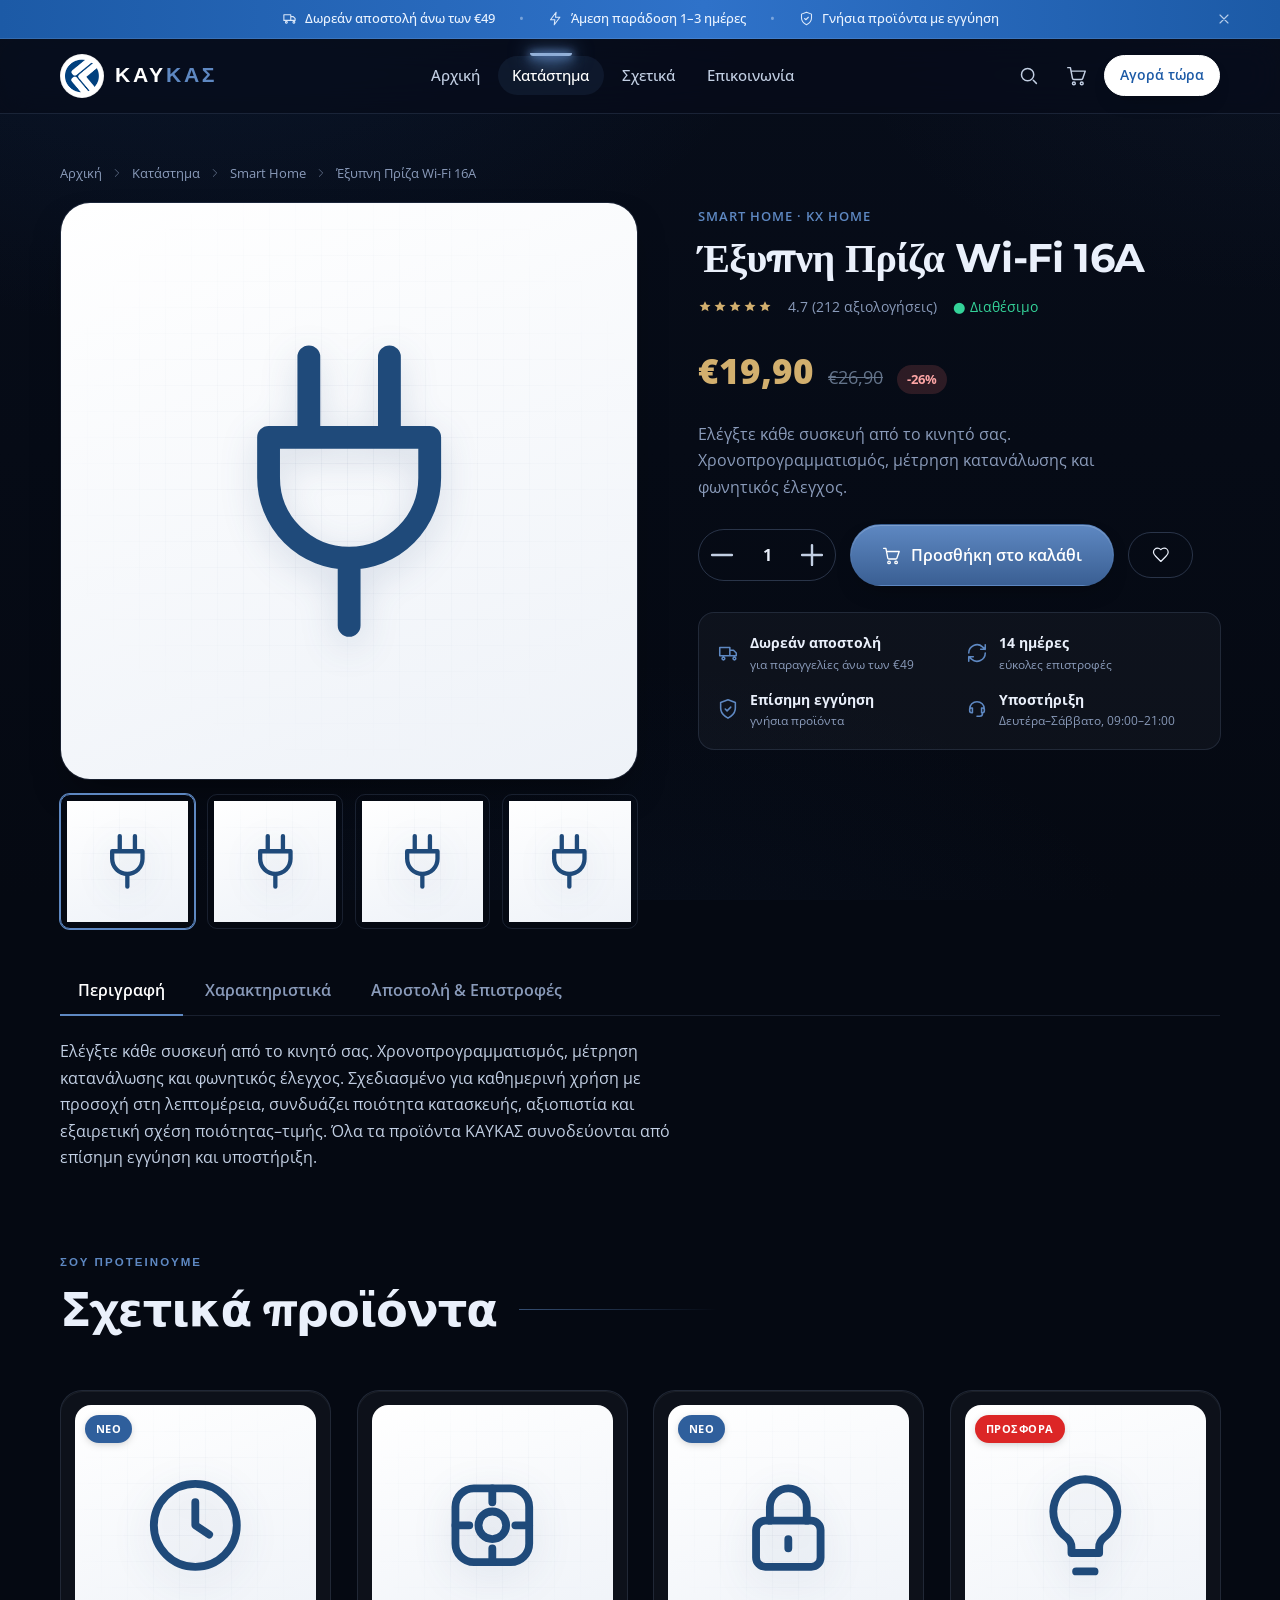
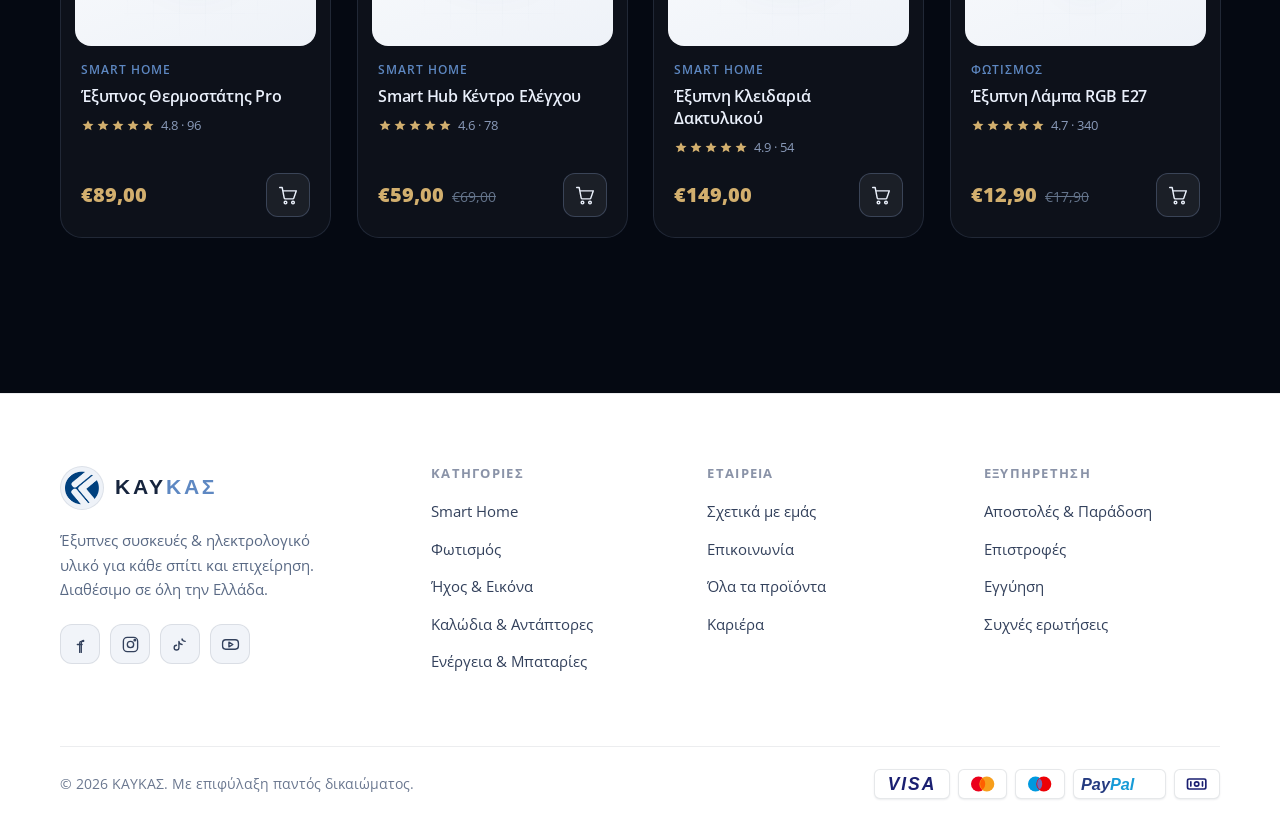
<file: product.html>
<!DOCTYPE html>
<html lang="el">
<head>
  <meta charset="UTF-8">
  <meta name="viewport" content="width=device-width, initial-scale=1">
  <meta name="theme-color" content="#070d1a">
  <title>Προϊόν — ΚΑΥΚΑΣ</title>
  <meta name="description" content="Λεπτομέρειες προϊόντος, χαρακτηριστικά και αξιολογήσεις στο ΚΑΥΚΑΣ.">
  <link rel="icon" type="image/png" href="assets/logo.png">
  <link rel="apple-touch-icon" href="assets/logo.png">
  <link rel="preconnect" href="https://fonts.googleapis.com">
  <link rel="preconnect" href="https://fonts.gstatic.com" crossorigin>
  <link href="https://fonts.googleapis.com/css2?family=Montserrat:wght@400;500;600;700;800&family=Open+Sans:wght@300;400;500;600;700&display=swap" rel="stylesheet">
  <link rel="stylesheet" href="assets/css/styles.css?v=6">
</head>
<body data-page="shop">
  <div id="site-header"></div>

  <main>
    <section class="page-hero" style="padding-bottom:0">
      <div class="container" id="productRoot"></div>
    </section>
  </main>

  <div id="site-footer"></div>

  <script src="assets/js/data.js?v=6"></script>
  <script src="assets/js/main.js?v=6"></script>
  <script src="assets/js/product.js?v=6"></script>
</body>
</html>
</file>
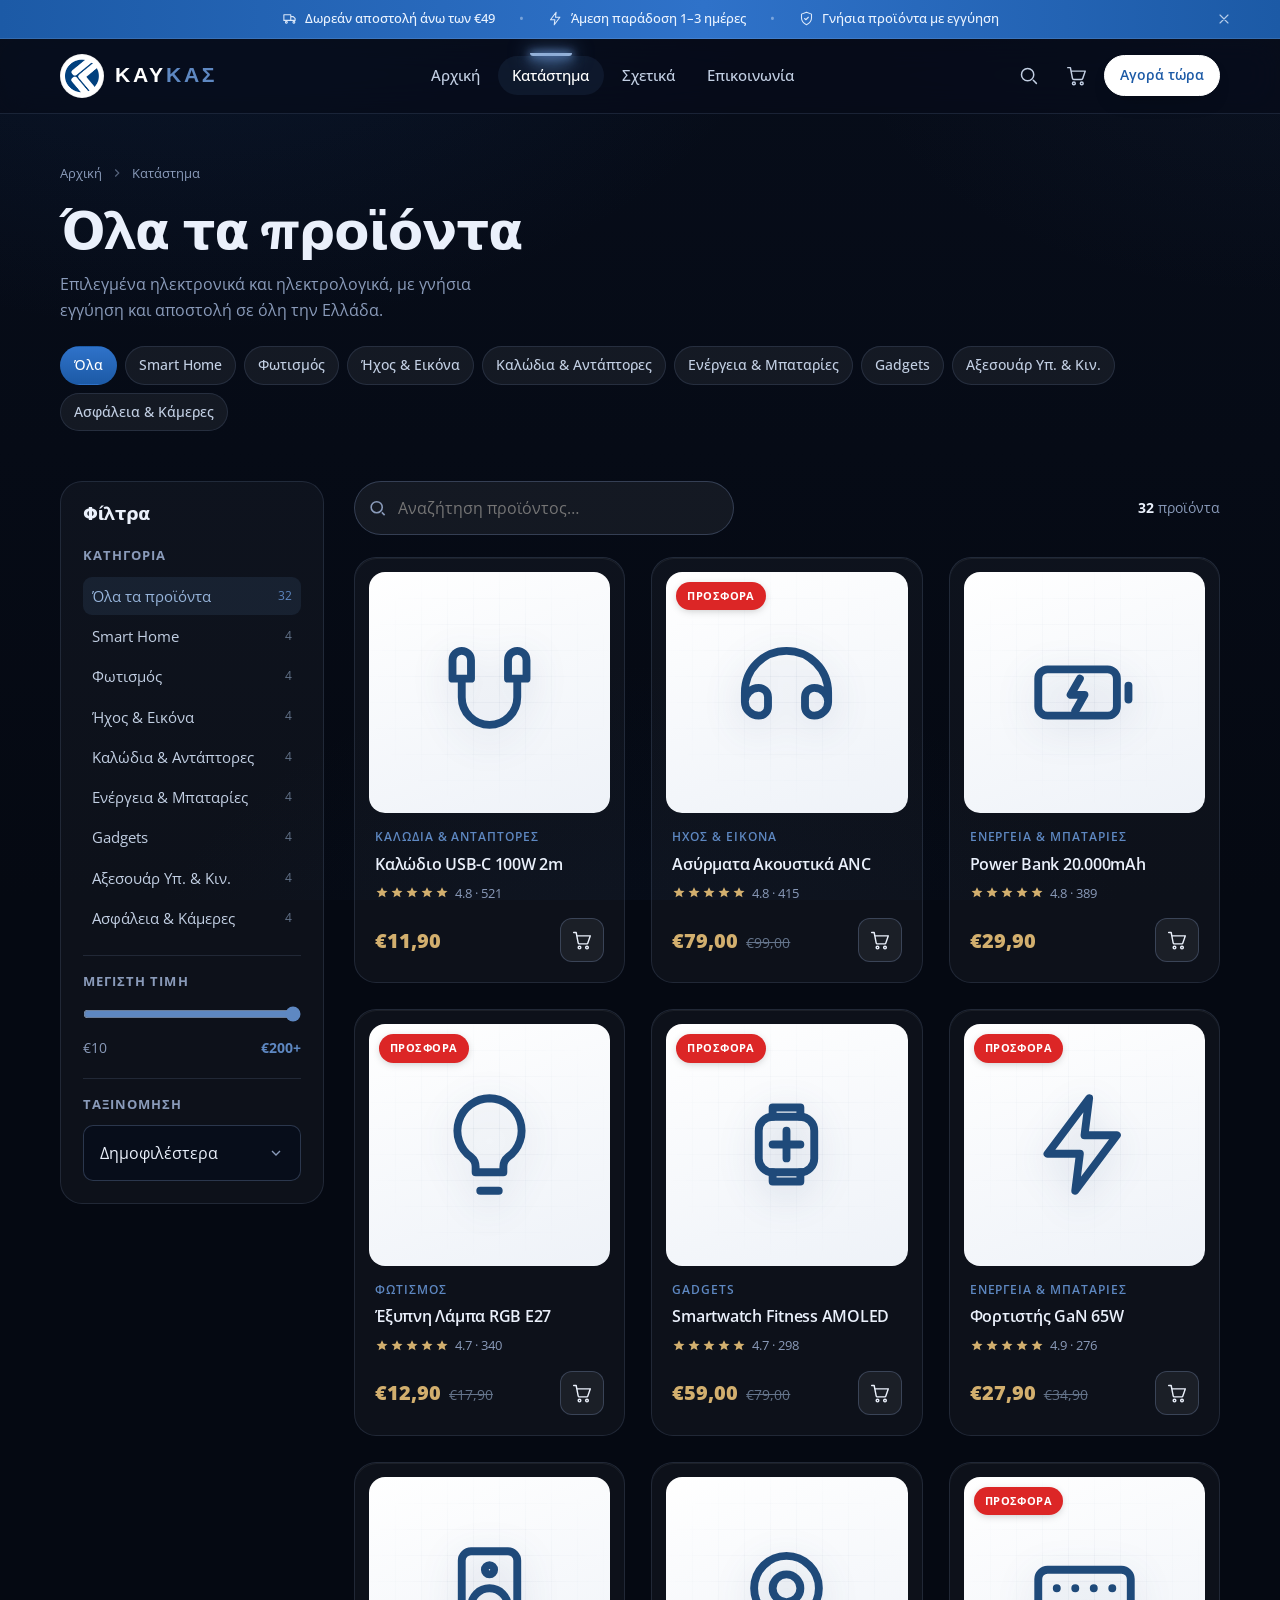
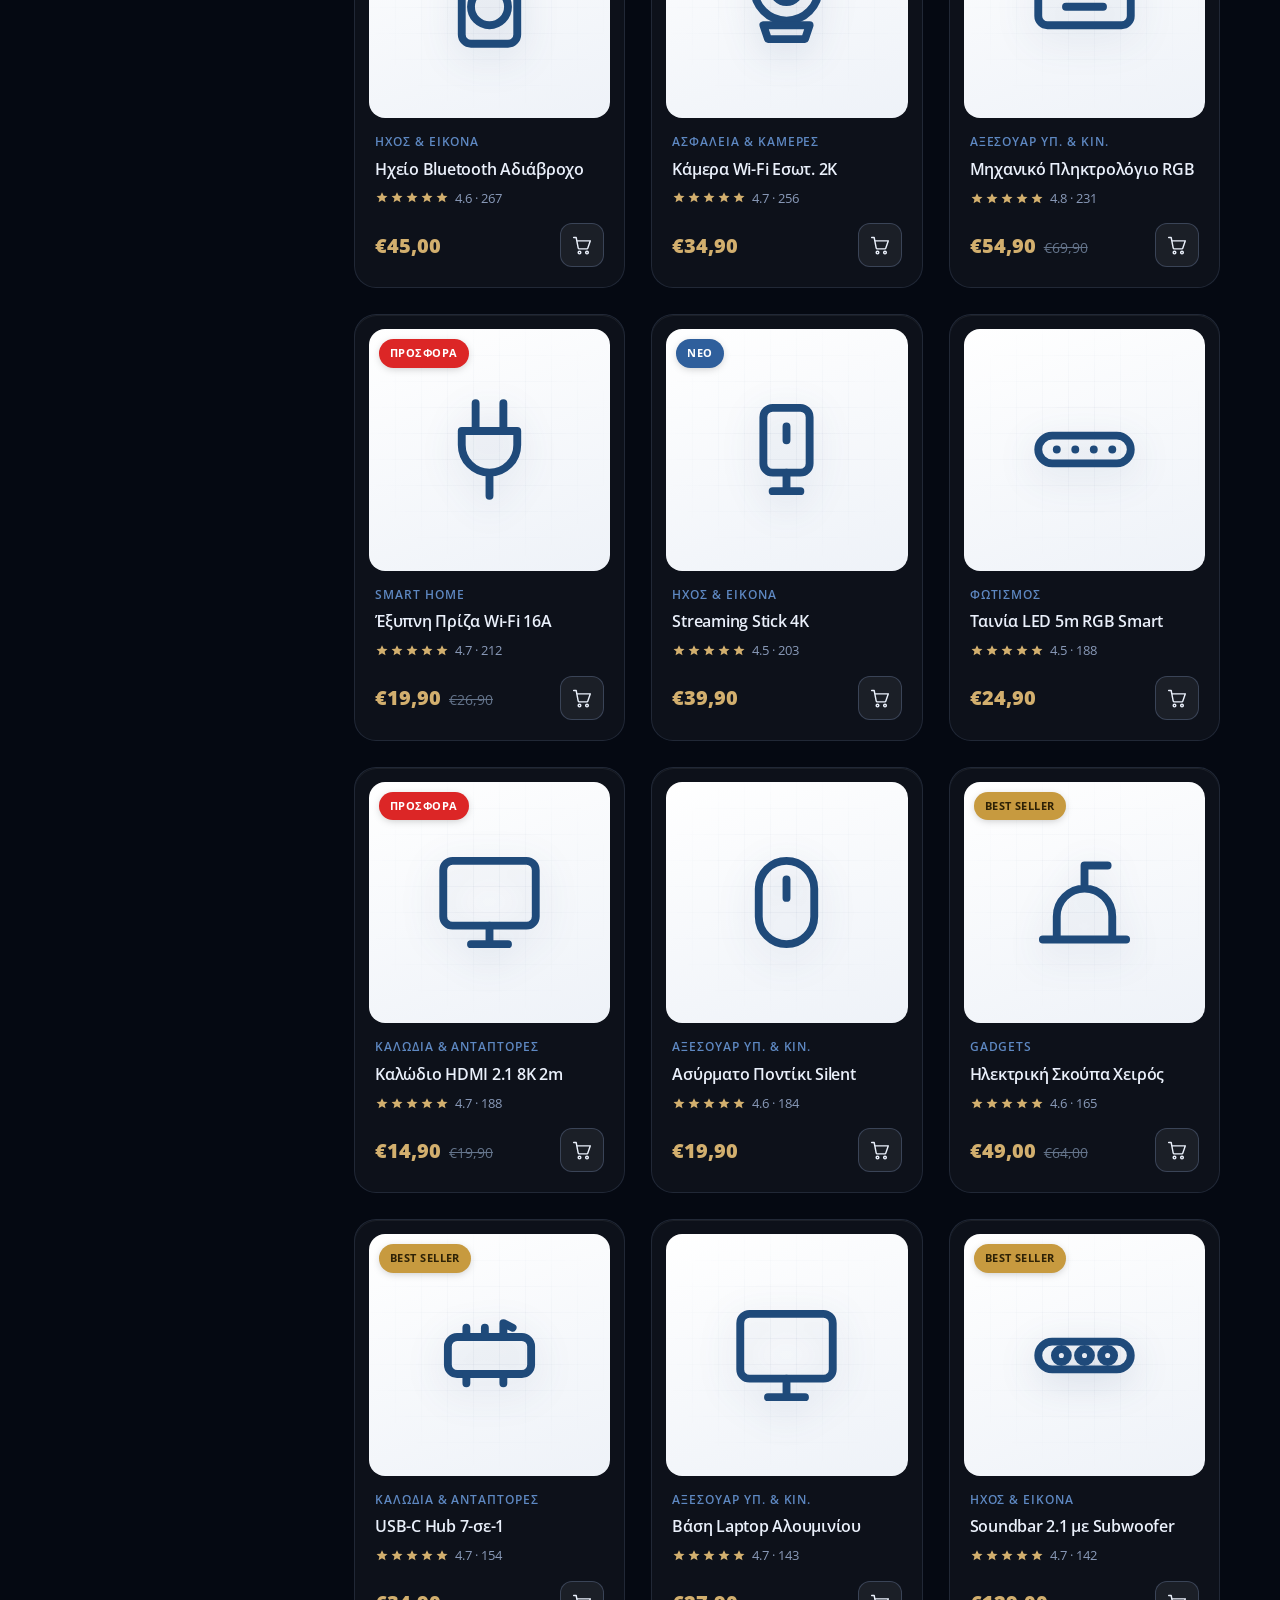
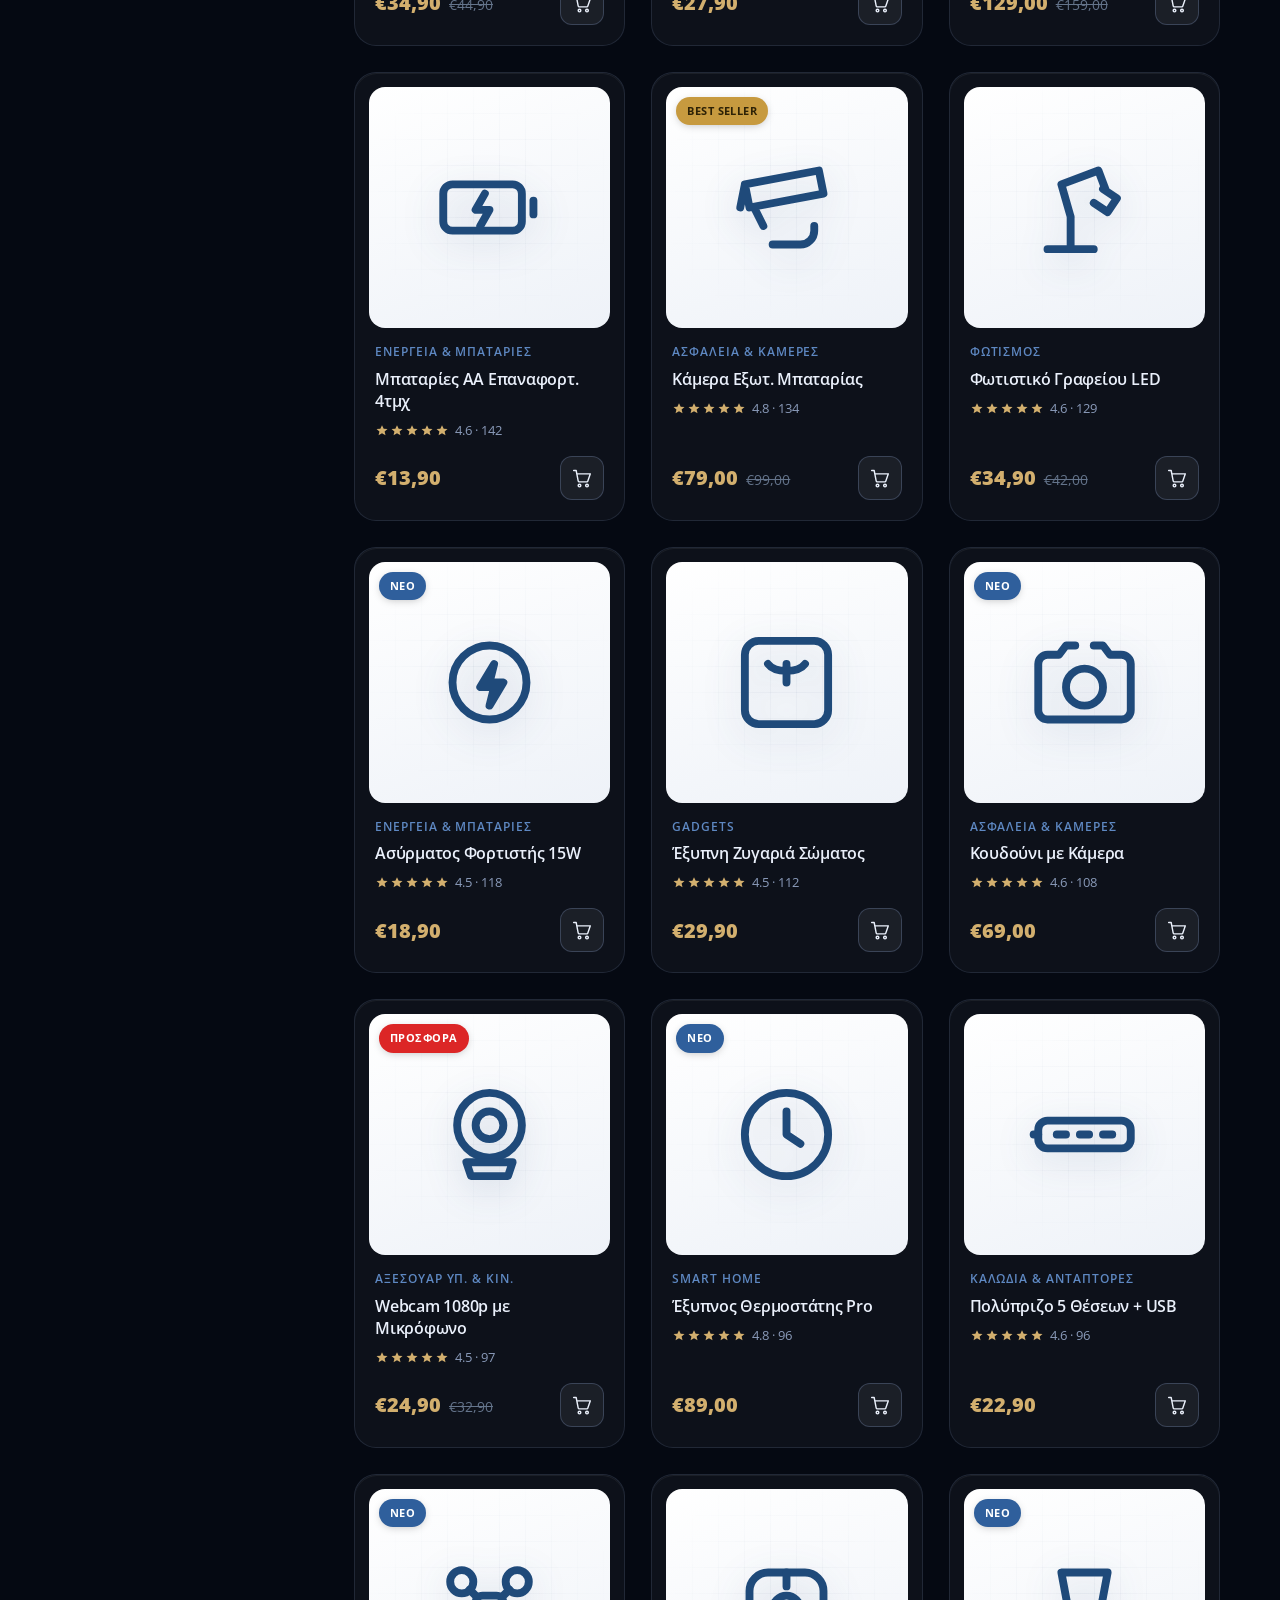
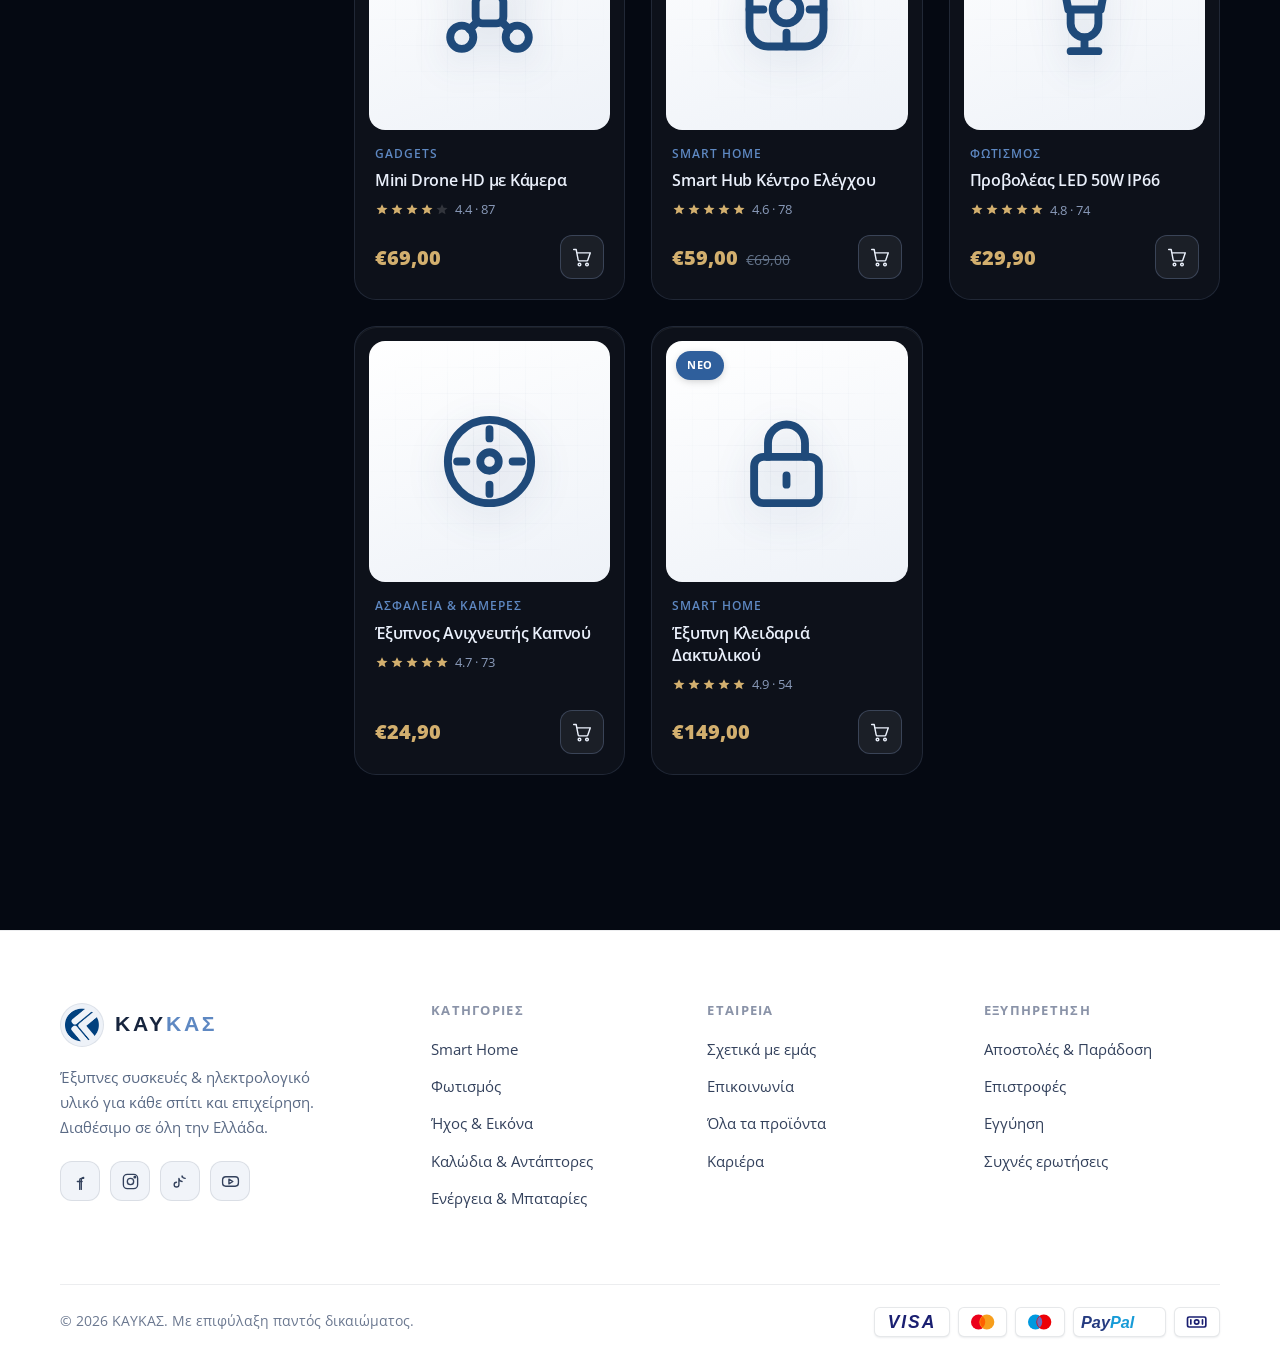
<file: shop.html>
<!DOCTYPE html>
<html lang="el">
<head>
  <meta charset="UTF-8">
  <meta name="viewport" content="width=device-width, initial-scale=1">
  <meta name="theme-color" content="#070d1a">
  <title>Κατάστημα — ΚΑΥΚΑΣ</title>
  <meta name="description" content="Περιήγηση σε όλα τα προϊόντα ΚΑΥΚΑΣ: smart home, φωτισμός, ήχος, καλώδια, ενέργεια, gadgets, αξεσουάρ και ασφάλεια.">
  <link rel="icon" type="image/png" href="assets/logo.png">
  <link rel="apple-touch-icon" href="assets/logo.png">
  <link rel="preconnect" href="https://fonts.googleapis.com">
  <link rel="preconnect" href="https://fonts.gstatic.com" crossorigin>
  <link href="https://fonts.googleapis.com/css2?family=Montserrat:wght@400;500;600;700;800&family=Open+Sans:wght@300;400;500;600;700&display=swap" rel="stylesheet">
  <link rel="stylesheet" href="assets/css/styles.css?v=6">
</head>
<body data-page="shop">
  <div id="site-header"></div>

  <main>
    <section class="page-hero" id="shopTop">
      <div class="container">
        <nav class="breadcrumbs reveal in"><a href="index.html">Αρχική</a> <svg viewBox="0 0 24 24" fill="none" stroke="currentColor" stroke-width="2"><path d="m9 6 6 6-6 6"/></svg> <span>Κατάστημα</span></nav>
        <h1 class="reveal in" id="shopTitle">Όλα τα προϊόντα</h1>
        <p class="reveal in" data-delay="1">Επιλεγμένα ηλεκτρονικά και ηλεκτρολογικά, με γνήσια εγγύηση και αποστολή σε όλη την Ελλάδα.</p>
        <div class="chips reveal in" data-delay="2" id="catChips" style="margin-top:22px"></div>
      </div>
    </section>

    <section class="section" style="padding-top:10px">
      <div class="container">
        <div class="filters-scrim" id="filtersScrim"></div>
        <div class="shop-layout">
          <!-- Filters -->
          <aside class="filters" id="filtersPanel">
            <div style="display:flex;align-items:center;justify-content:space-between;margin-bottom:6px">
              <h3 style="font-size:1.1rem">Φίλτρα</h3>
              <button class="icon-btn" id="filtersClose" aria-label="Κλείσιμο"><svg viewBox="0 0 24 24" fill="none" stroke="currentColor" stroke-width="2"><path d="M18 6 6 18M6 6l12 12"/></svg></button>
            </div>
            <div class="fgroup">
              <h4>Κατηγορία</h4>
              <div id="catFilters" style="display:flex;flex-direction:column;gap:2px"></div>
            </div>
            <div class="fgroup">
              <h4>Μέγιστη τιμή</h4>
              <input type="range" id="priceRange" min="10" max="200" step="5" value="200" style="width:100%;accent-color:var(--accent)">
              <div style="display:flex;justify-content:space-between;margin-top:8px;color:var(--muted);font-size:.85rem">
                <span>€10</span><span id="priceVal" style="color:var(--accent);font-weight:700">€200+</span>
              </div>
            </div>
            <div class="fgroup">
              <h4>Ταξινόμηση</h4>
              <select class="select" id="sortSelect">
                <option value="pop">Δημοφιλέστερα</option>
                <option value="new">Νεότερα</option>
                <option value="price-asc">Τιμή: αύξουσα</option>
                <option value="price-desc">Τιμή: φθίνουσα</option>
                <option value="rating">Καλύτερη αξιολόγηση</option>
              </select>
            </div>
          </aside>

          <!-- Grid -->
          <div>
            <div class="shop-toolbar">
              <div class="shop-search">
                <svg viewBox="0 0 24 24" fill="none" stroke="currentColor" stroke-width="2"><circle cx="11" cy="11" r="7"/><path d="m21 21-3.5-3.5"/></svg>
                <input type="search" id="shopSearch" placeholder="Αναζήτηση προϊόντος…" aria-label="Αναζήτηση">
              </div>
              <div style="display:flex;align-items:center;gap:14px">
                <span class="shop-count" id="shopCount"></span>
                <button class="btn btn-ghost btn-sm filter-toggle" id="filterToggle"><svg viewBox="0 0 24 24" fill="none" stroke="currentColor" stroke-width="2" style="width:1.1em;height:1.1em"><path d="M4 6h16M4 12h16M4 18h16M9 4v4M16 10v4M7 16v4"/></svg> Φίλτρα</button>
              </div>
            </div>
            <div class="product-grid" id="shopGrid"></div>
          </div>
        </div>
      </div>
    </section>
  </main>

  <div id="site-footer"></div>

  <script src="assets/js/data.js?v=6"></script>
  <script src="assets/js/main.js?v=6"></script>
  <script src="assets/js/shop.js?v=6"></script>
</body>
</html>
</file>
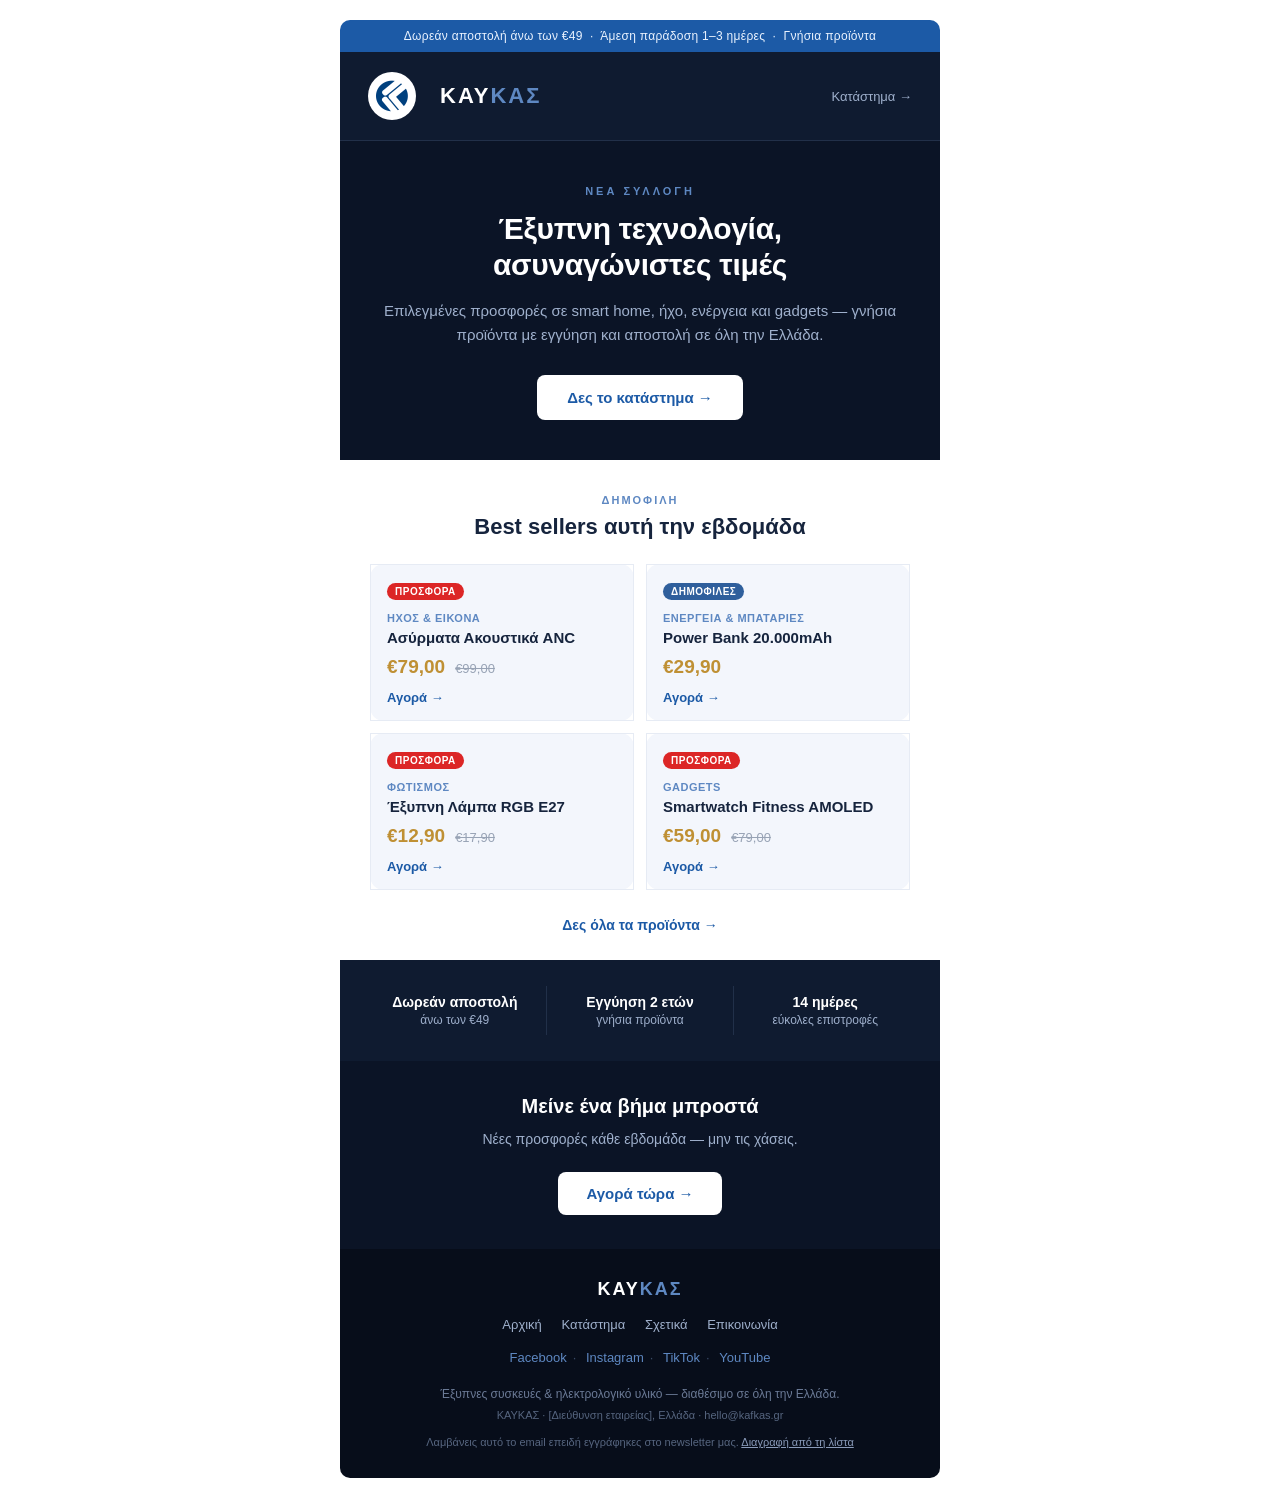
<file: email/newsletter.html>
<!DOCTYPE html>
<html lang="el" xmlns="http://www.w3.org/1999/xhtml">
<head>
  <meta charset="utf-8">
  <meta name="viewport" content="width=device-width, initial-scale=1">
  <meta http-equiv="X-UA-Compatible" content="IE=edge">
  <meta name="color-scheme" content="dark light">
  <title>ΚΑΥΚΑΣ — Newsletter</title>
  <style>
    body { margin:0; padding:0; width:100% !important; -webkit-text-size-adjust:100%; }
    table { border-collapse:collapse; }
    img { border:0; outline:none; text-decoration:none; -ms-interpolation-mode:bicubic; }
    a { text-decoration:none; }
    @media only screen and (max-width:600px) {
      .container { width:100% !important; }
      .px { padding-left:20px !important; padding-right:20px !important; }
      .col { display:block !important; width:100% !important; max-width:100% !important; }
      .col-gap { height:14px !important; }
      .h1 { font-size:24px !important; line-height:30px !important; }
      .stack-center { text-align:center !important; }
    }
  </style>
</head>
<body style="margin:0; padding:0; background-color:transparent;">

  <!-- preheader (hidden preview text) -->
  <div style="display:none; max-height:0; overflow:hidden; mso-hide:all; font-size:1px; line-height:1px; color:#0b1426; opacity:0;">
    Νέες προσφορές σε smart home, ήχο, ενέργεια &amp; gadgets — με εγγύηση και αποστολή σε όλη την Ελλάδα.
  </div>

  <table role="presentation" width="100%" cellpadding="0" cellspacing="0" border="0" style="background-color:transparent;">
    <tr>
      <td align="center" style="padding:20px 10px;">

        <table role="presentation" class="container" width="600" cellpadding="0" cellspacing="0" border="0" style="width:600px; max-width:600px;">

          <!-- Announcement bar -->
          <tr>
            <td bgcolor="#1c5aa6" align="center" style="background-color:#1c5aa6; padding:9px 16px; border-radius:10px 10px 0 0; font-family:'Montserrat',Arial,Helvetica,sans-serif; font-size:12px; color:#eaf3ff; letter-spacing:0.3px;">
              Δωρεάν αποστολή άνω των €49 &nbsp;·&nbsp; Άμεση παράδοση 1–3 ημέρες &nbsp;·&nbsp; Γνήσια προϊόντα
            </td>
          </tr>

          <!-- Header -->
          <tr>
            <td bgcolor="#0f1b30" class="px" style="background-color:#0f1b30; padding:20px 28px; border-bottom:1px solid rgba(146,174,222,0.14);">
              <table role="presentation" width="100%" cellpadding="0" cellspacing="0" border="0">
                <tr>
                  <td align="left" valign="middle" width="60">
                    <table role="presentation" cellpadding="0" cellspacing="0" border="0">
                      <tr>
                        <td width="48" height="48" align="center" valign="middle" bgcolor="#ffffff" style="background-color:#ffffff; border-radius:50%;">
                          <img src="https://nickkol191-create.github.io/kafkas/assets/logo.png" width="32" height="32" alt="ΚΑΥΚΑΣ" style="display:block; width:32px; height:32px;">
                        </td>
                      </tr>
                    </table>
                  </td>
                  <td align="left" valign="middle" style="padding-left:12px; font-family:'Montserrat',Arial,Helvetica,sans-serif; font-size:22px; font-weight:bold; letter-spacing:2px; color:#ffffff;">
                    ΚΑΥ<span style="color:#5e88c2;">ΚΑΣ</span>
                  </td>
                  <td align="right" valign="middle" style="font-family:'Montserrat',Arial,Helvetica,sans-serif; font-size:13px;">
                    <a href="https://nickkol191-create.github.io/kafkas/shop.html" style="color:#9fb0cc; text-decoration:none;">Κατάστημα&nbsp;→</a>
                  </td>
                </tr>
              </table>
            </td>
          </tr>

          <!-- Hero -->
          <tr>
            <td bgcolor="#0b1426" class="px" align="center" style="background-color:#0b1426; padding:44px 32px 40px;">
              <div style="font-family:'Montserrat',Arial,Helvetica,sans-serif; font-size:11px; font-weight:bold; letter-spacing:3px; text-transform:uppercase; color:#5e88c2; padding-bottom:14px;">Νέα συλλογή</div>
              <h1 class="h1" style="margin:0; font-family:'Montserrat',Arial,Helvetica,sans-serif; font-size:30px; line-height:36px; font-weight:bold; color:#ffffff; letter-spacing:-0.3px;">
                Έξυπνη τεχνολογία,<br>ασυναγώνιστες τιμές
              </h1>
              <p style="margin:16px 0 28px; font-family:Arial,Helvetica,sans-serif; font-size:15px; line-height:24px; color:#9fb0cc;">
                Επιλεγμένες προσφορές σε smart home, ήχο, ενέργεια και gadgets — γνήσια προϊόντα με εγγύηση και αποστολή σε όλη την Ελλάδα.
              </p>
              <table role="presentation" cellpadding="0" cellspacing="0" border="0" align="center">
                <tr>
                  <td bgcolor="#ffffff" align="center" style="background-color:#ffffff; border-radius:8px;">
                    <a href="https://nickkol191-create.github.io/kafkas/" style="display:inline-block; padding:14px 30px; font-family:'Montserrat',Arial,Helvetica,sans-serif; font-size:15px; font-weight:bold; color:#1c5aa6; text-decoration:none; border-radius:8px;">Δες το κατάστημα&nbsp;→</a>
                  </td>
                </tr>
              </table>
            </td>
          </tr>

          <!-- Featured products (white) -->
          <tr>
            <td bgcolor="#ffffff" class="px" style="background-color:#ffffff; padding:34px 24px 26px;">
              <div align="center" style="font-family:'Montserrat',Arial,Helvetica,sans-serif; font-size:11px; font-weight:bold; letter-spacing:2px; text-transform:uppercase; color:#5e88c2;">Δημοφιλή</div>
              <div align="center" style="font-family:'Montserrat',Arial,Helvetica,sans-serif; font-size:22px; font-weight:bold; color:#16243d; padding:8px 0 24px;">Best sellers αυτή την εβδομάδα</div>

              <!-- row 1 -->
              <table role="presentation" width="100%" cellpadding="0" cellspacing="0" border="0">
                <tr>
                  <td class="col" width="50%" valign="top" style="padding:0 6px 12px;">
                    <table role="presentation" width="100%" cellpadding="0" cellspacing="0" border="0" bgcolor="#f3f6fc" style="background-color:#f3f6fc; border:1px solid #e6ebf4; border-radius:14px;">
                      <tr><td style="padding:16px 16px 14px;">
                        <span style="display:inline-block; background-color:#dc2626; color:#ffffff; font-family:Arial,sans-serif; font-size:10px; font-weight:bold; letter-spacing:0.5px; padding:3px 8px; border-radius:20px;">ΠΡΟΣΦΟΡΑ</span>
                        <div style="font-family:Arial,Helvetica,sans-serif; font-size:11px; color:#5e88c2; font-weight:bold; letter-spacing:0.5px; text-transform:uppercase; padding:12px 0 4px;">Ήχος &amp; Εικόνα</div>
                        <div style="font-family:'Montserrat',Arial,sans-serif; font-size:15px; font-weight:bold; color:#16243d; line-height:20px;">Ασύρματα Ακουστικά ANC</div>
                        <div style="padding-top:8px;">
                          <span style="font-family:'Montserrat',Arial,sans-serif; font-size:19px; font-weight:bold; color:#bf9034;">€79,00</span>
                          <span style="font-family:Arial,sans-serif; font-size:13px; color:#98a3b5; text-decoration:line-through; padding-left:6px;">€99,00</span>
                        </div>
                        <a href="https://nickkol191-create.github.io/kafkas/shop.html?cat=audio-video" style="display:inline-block; margin-top:12px; font-family:'Montserrat',Arial,sans-serif; font-size:13px; font-weight:bold; color:#1c5aa6;">Αγορά&nbsp;→</a>
                      </td></tr>
                    </table>
                  </td>
                  <td class="col" width="50%" valign="top" style="padding:0 6px 12px;">
                    <table role="presentation" width="100%" cellpadding="0" cellspacing="0" border="0" bgcolor="#f3f6fc" style="background-color:#f3f6fc; border:1px solid #e6ebf4; border-radius:14px;">
                      <tr><td style="padding:16px 16px 14px;">
                        <span style="display:inline-block; background-color:#2f5f9c; color:#ffffff; font-family:Arial,sans-serif; font-size:10px; font-weight:bold; letter-spacing:0.5px; padding:3px 8px; border-radius:20px;">ΔΗΜΟΦΙΛΕΣ</span>
                        <div style="font-family:Arial,Helvetica,sans-serif; font-size:11px; color:#5e88c2; font-weight:bold; letter-spacing:0.5px; text-transform:uppercase; padding:12px 0 4px;">Ενέργεια &amp; Μπαταρίες</div>
                        <div style="font-family:'Montserrat',Arial,sans-serif; font-size:15px; font-weight:bold; color:#16243d; line-height:20px;">Power Bank 20.000mAh</div>
                        <div style="padding-top:8px;">
                          <span style="font-family:'Montserrat',Arial,sans-serif; font-size:19px; font-weight:bold; color:#bf9034;">€29,90</span>
                        </div>
                        <a href="https://nickkol191-create.github.io/kafkas/shop.html?cat=power" style="display:inline-block; margin-top:12px; font-family:'Montserrat',Arial,sans-serif; font-size:13px; font-weight:bold; color:#1c5aa6;">Αγορά&nbsp;→</a>
                      </td></tr>
                    </table>
                  </td>
                </tr>
              </table>

              <!-- row 2 -->
              <table role="presentation" width="100%" cellpadding="0" cellspacing="0" border="0">
                <tr>
                  <td class="col" width="50%" valign="top" style="padding:0 6px 12px;">
                    <table role="presentation" width="100%" cellpadding="0" cellspacing="0" border="0" bgcolor="#f3f6fc" style="background-color:#f3f6fc; border:1px solid #e6ebf4; border-radius:14px;">
                      <tr><td style="padding:16px 16px 14px;">
                        <span style="display:inline-block; background-color:#dc2626; color:#ffffff; font-family:Arial,sans-serif; font-size:10px; font-weight:bold; letter-spacing:0.5px; padding:3px 8px; border-radius:20px;">ΠΡΟΣΦΟΡΑ</span>
                        <div style="font-family:Arial,Helvetica,sans-serif; font-size:11px; color:#5e88c2; font-weight:bold; letter-spacing:0.5px; text-transform:uppercase; padding:12px 0 4px;">Φωτισμός</div>
                        <div style="font-family:'Montserrat',Arial,sans-serif; font-size:15px; font-weight:bold; color:#16243d; line-height:20px;">Έξυπνη Λάμπα RGB E27</div>
                        <div style="padding-top:8px;">
                          <span style="font-family:'Montserrat',Arial,sans-serif; font-size:19px; font-weight:bold; color:#bf9034;">€12,90</span>
                          <span style="font-family:Arial,sans-serif; font-size:13px; color:#98a3b5; text-decoration:line-through; padding-left:6px;">€17,90</span>
                        </div>
                        <a href="https://nickkol191-create.github.io/kafkas/shop.html?cat=lighting" style="display:inline-block; margin-top:12px; font-family:'Montserrat',Arial,sans-serif; font-size:13px; font-weight:bold; color:#1c5aa6;">Αγορά&nbsp;→</a>
                      </td></tr>
                    </table>
                  </td>
                  <td class="col" width="50%" valign="top" style="padding:0 6px 12px;">
                    <table role="presentation" width="100%" cellpadding="0" cellspacing="0" border="0" bgcolor="#f3f6fc" style="background-color:#f3f6fc; border:1px solid #e6ebf4; border-radius:14px;">
                      <tr><td style="padding:16px 16px 14px;">
                        <span style="display:inline-block; background-color:#dc2626; color:#ffffff; font-family:Arial,sans-serif; font-size:10px; font-weight:bold; letter-spacing:0.5px; padding:3px 8px; border-radius:20px;">ΠΡΟΣΦΟΡΑ</span>
                        <div style="font-family:Arial,Helvetica,sans-serif; font-size:11px; color:#5e88c2; font-weight:bold; letter-spacing:0.5px; text-transform:uppercase; padding:12px 0 4px;">Gadgets</div>
                        <div style="font-family:'Montserrat',Arial,sans-serif; font-size:15px; font-weight:bold; color:#16243d; line-height:20px;">Smartwatch Fitness AMOLED</div>
                        <div style="padding-top:8px;">
                          <span style="font-family:'Montserrat',Arial,sans-serif; font-size:19px; font-weight:bold; color:#bf9034;">€59,00</span>
                          <span style="font-family:Arial,sans-serif; font-size:13px; color:#98a3b5; text-decoration:line-through; padding-left:6px;">€79,00</span>
                        </div>
                        <a href="https://nickkol191-create.github.io/kafkas/shop.html?cat=gadgets" style="display:inline-block; margin-top:12px; font-family:'Montserrat',Arial,sans-serif; font-size:13px; font-weight:bold; color:#1c5aa6;">Αγορά&nbsp;→</a>
                      </td></tr>
                    </table>
                  </td>
                </tr>
              </table>

              <div align="center" style="padding-top:14px;">
                <a href="https://nickkol191-create.github.io/kafkas/shop.html" style="font-family:'Montserrat',Arial,sans-serif; font-size:14px; font-weight:bold; color:#1c5aa6;">Δες όλα τα προϊόντα&nbsp;→</a>
              </div>
            </td>
          </tr>

          <!-- Trust strip -->
          <tr>
            <td bgcolor="#0f1b30" class="px" style="background-color:#0f1b30; padding:26px 24px;">
              <table role="presentation" width="100%" cellpadding="0" cellspacing="0" border="0">
                <tr>
                  <td class="col stack-center" width="33%" valign="top" align="center" style="padding:8px;">
                    <div style="font-family:'Montserrat',Arial,sans-serif; font-size:14px; font-weight:bold; color:#ffffff;">Δωρεάν αποστολή</div>
                    <div style="font-family:Arial,sans-serif; font-size:12px; color:#9fb0cc; padding-top:3px;">άνω των €49</div>
                  </td>
                  <td class="col stack-center" width="34%" valign="top" align="center" style="padding:8px; border-left:1px solid rgba(146,174,222,0.14); border-right:1px solid rgba(146,174,222,0.14);">
                    <div style="font-family:'Montserrat',Arial,sans-serif; font-size:14px; font-weight:bold; color:#ffffff;">Εγγύηση 2 ετών</div>
                    <div style="font-family:Arial,sans-serif; font-size:12px; color:#9fb0cc; padding-top:3px;">γνήσια προϊόντα</div>
                  </td>
                  <td class="col stack-center" width="33%" valign="top" align="center" style="padding:8px;">
                    <div style="font-family:'Montserrat',Arial,sans-serif; font-size:14px; font-weight:bold; color:#ffffff;">14 ημέρες</div>
                    <div style="font-family:Arial,sans-serif; font-size:12px; color:#9fb0cc; padding-top:3px;">εύκολες επιστροφές</div>
                  </td>
                </tr>
              </table>
            </td>
          </tr>

          <!-- CTA banner -->
          <tr>
            <td bgcolor="#0b1426" class="px" align="center" style="background-color:#0b1426; padding:34px 32px;">
              <div style="font-family:'Montserrat',Arial,sans-serif; font-size:20px; font-weight:bold; color:#ffffff;">Μείνε ένα βήμα μπροστά</div>
              <p style="margin:10px 0 22px; font-family:Arial,sans-serif; font-size:14px; line-height:22px; color:#9fb0cc;">Νέες προσφορές κάθε εβδομάδα — μην τις χάσεις.</p>
              <table role="presentation" cellpadding="0" cellspacing="0" border="0" align="center">
                <tr>
                  <td bgcolor="#ffffff" align="center" style="background-color:#ffffff; border-radius:8px;">
                    <a href="https://nickkol191-create.github.io/kafkas/" style="display:inline-block; padding:13px 28px; font-family:'Montserrat',Arial,sans-serif; font-size:15px; font-weight:bold; color:#1c5aa6; text-decoration:none; border-radius:8px;">Αγορά τώρα&nbsp;→</a>
                  </td>
                </tr>
              </table>
            </td>
          </tr>

          <!-- Footer -->
          <tr>
            <td bgcolor="#070d1a" class="px" align="center" style="background-color:#070d1a; padding:30px 28px; border-radius:0 0 10px 10px;">
              <div style="font-family:'Montserrat',Arial,sans-serif; font-size:18px; font-weight:bold; letter-spacing:2px; color:#ffffff; padding-bottom:14px;">ΚΑΥ<span style="color:#5e88c2;">ΚΑΣ</span></div>
              <div style="font-family:Arial,sans-serif; font-size:13px; line-height:22px;">
                <a href="https://nickkol191-create.github.io/kafkas/" style="color:#9fb0cc; padding:0 8px;">Αρχική</a>
                <a href="https://nickkol191-create.github.io/kafkas/shop.html" style="color:#9fb0cc; padding:0 8px;">Κατάστημα</a>
                <a href="https://nickkol191-create.github.io/kafkas/about.html" style="color:#9fb0cc; padding:0 8px;">Σχετικά</a>
                <a href="https://nickkol191-create.github.io/kafkas/contact.html" style="color:#9fb0cc; padding:0 8px;">Επικοινωνία</a>
              </div>
              <div style="font-family:Arial,sans-serif; font-size:13px; padding:14px 0 6px;">
                <a href="#" style="color:#5e88c2; padding:0 6px;">Facebook</a><span style="color:#3a4a66;">·</span>
                <a href="#" style="color:#5e88c2; padding:0 6px;">Instagram</a><span style="color:#3a4a66;">·</span>
                <a href="#" style="color:#5e88c2; padding:0 6px;">TikTok</a><span style="color:#3a4a66;">·</span>
                <a href="#" style="color:#5e88c2; padding:0 6px;">YouTube</a>
              </div>
              <p style="margin:14px 0 4px; font-family:Arial,sans-serif; font-size:12px; line-height:18px; color:#6b7a96;">
                Έξυπνες συσκευές &amp; ηλεκτρολογικό υλικό — διαθέσιμο σε όλη την Ελλάδα.
              </p>
              <p style="margin:0 0 12px; font-family:Arial,sans-serif; font-size:11px; line-height:17px; color:#56657f;">
                ΚΑΥΚΑΣ · [Διεύθυνση εταιρείας], Ελλάδα · hello@kafkas.gr
              </p>
              <p style="margin:0; font-family:Arial,sans-serif; font-size:11px; color:#56657f;">
                Λαμβάνεις αυτό το email επειδή εγγράφηκες στο newsletter μας.
                <a href="{{unsubscribe}}" style="color:#8a9bba; text-decoration:underline;">Διαγραφή από τη λίστα</a>
              </p>
            </td>
          </tr>

        </table>

      </td>
    </tr>
  </table>
</body>
</html>
</file>
<file: assets/css/styles.css>
/* =====================================================================
   ΚΑΥΚΑΣ — Premium Electronics Store
   Design system: deep navy + electric-blue glow, glass, gold accents
   Hand-written CSS (no framework) for max performance on any device.
   ===================================================================== */

/* ----------  Design tokens  ---------- */
:root {
  /* Brand navy (sampled from logo) */
  --brand-500: #1c5aa6;
  --brand-400: #2f72c9;
  --brand-300: #4f93e6;

  /* Surfaces (dark) */
  --navy-980: #050912;
  --navy-950: #070d1a;
  --navy-900: #0b1426;
  --navy-850: #0f1b30;
  --navy-800: #142239;
  --navy-700: #1b2c49;

  /* Accent (refined steel blue — understated, not neon) */
  --accent: #5e88c2;
  --accent-bright: #97b4da;
  --accent-soft: rgba(94, 136, 194, 0.12);
  --glow: rgba(94, 136, 194, 0.26);

  /* Premium champagne gold (prices, stars) */
  --gold: #d2af6e;
  --gold-soft: rgba(210, 175, 110, 0.13);

  /* Text */
  --text: #eaf0fb;
  --text-soft: #c2cfe3;
  --muted: #8a9bba;
  --muted-2: #64748b;

  /* Lines & glass */
  --line: rgba(146, 174, 222, 0.14);
  --line-strong: rgba(146, 174, 222, 0.26);
  --glass: rgba(255, 255, 255, 0.035);
  --glass-2: rgba(255, 255, 255, 0.06);

  /* Status */
  --success: #34d399;
  --danger: #f87171;

  /* Shape */
  --r-sm: 10px;
  --r: 16px;
  --r-lg: 22px;
  --r-xl: 30px;

  /* Shadows */
  --shadow-sm: 0 2px 10px rgba(0, 0, 0, 0.25);
  --shadow: 0 18px 40px -18px rgba(0, 0, 0, 0.6);
  --shadow-glow: 0 0 0 1px rgba(77, 163, 255, 0.25), 0 18px 50px -18px rgba(52, 224, 255, 0.35);

  /* Layout */
  --maxw: 1240px;
  --nav-h: 74px;

  /* Motion */
  --ease: cubic-bezier(0.22, 0.61, 0.36, 1);
  --ease-out: cubic-bezier(0.16, 1, 0.3, 1);
  --t-fast: 180ms;
  --t: 320ms;
  --t-slow: 560ms;
}

/* ----------  Reset  ---------- */
*, *::before, *::after { box-sizing: border-box; }
* { margin: 0; }
html { scroll-behavior: smooth; -webkit-text-size-adjust: 100%; }
@media (prefers-reduced-motion: reduce) {
  html { scroll-behavior: auto; }
  *, *::before, *::after {
    animation-duration: 0.001ms !important;
    animation-iteration-count: 1 !important;
    transition-duration: 0.001ms !important;
    scroll-behavior: auto !important;
  }
  /* but keep the trust-bar marquee scrolling — it's a brand element, not a heavy effect */
  .marquee .track { animation-duration: 32s !important; animation-iteration-count: infinite !important; }
}

body {
  font-family: "Open Sans", system-ui, -apple-system, "Segoe UI", Roboto, sans-serif;
  color: var(--text);
  background: var(--navy-980);
  line-height: 1.65;
  font-size: 16px;
  -webkit-font-smoothing: antialiased;
  text-rendering: optimizeLegibility;
  overflow-x: hidden;
  min-height: 100vh;
}

/* Ambient background: layered radial glows fixed behind everything */
body::before {
  content: "";
  position: fixed;
  inset: 0;
  z-index: -2;
  background:
    radial-gradient(1000px 680px at 15% -10%, rgba(28, 70, 130, 0.20), transparent 62%),
    radial-gradient(820px 540px at 100% 0%, rgba(60, 90, 140, 0.08), transparent 55%),
    radial-gradient(900px 700px at 50% 120%, rgba(24, 58, 108, 0.12), transparent 60%),
    linear-gradient(180deg, var(--navy-950), var(--navy-980));
}
/* (background grid removed per request — clean ambient gradient only) */

img { max-width: 100%; display: block; }
a { color: inherit; text-decoration: none; }
button { font: inherit; cursor: pointer; border: none; background: none; color: inherit; }
input, select, textarea { font: inherit; color: inherit; }
ul { list-style: none; padding: 0; }

h1, h2, h3, h4 {
  font-family: "Montserrat", system-ui, -apple-system, "Segoe UI", sans-serif;
  font-weight: 700;
  line-height: 1.12;
  letter-spacing: -0.015em;
}

::selection { background: var(--accent); color: #04101f; }

/* ----------  Helpers  ---------- */
.container { width: 100%; max-width: var(--maxw); margin-inline: auto; padding-inline: clamp(18px, 4vw, 40px); }
.section { padding-block: clamp(56px, 9vw, 120px); position: relative; }
/* Section headers — option B: plain label + heading + trailing rule line */
.eyebrow {
  display: inline-block;
  font-family: "Montserrat", sans-serif;
  font-size: 0.72rem; font-weight: 700;
  letter-spacing: 0.18em; text-transform: uppercase;
  color: var(--accent);
  margin-bottom: 12px;
}
.section-head { max-width: 660px; margin-bottom: clamp(32px, 5vw, 54px); }
.section-head.center { margin-inline: auto; text-align: center; }
.section-head p { color: var(--muted); margin-top: 14px; font-size: 1.05rem; }
/* Option B — heading with a trailing rule line */
.section-head h2 {
  font-size: clamp(1.85rem, 4.2vw, 2.9rem); font-weight: 700; letter-spacing: -0.02em; margin-top: 0;
  display: flex; align-items: center; gap: 22px;
}
.section-head h2::after {
  content: ""; flex: 1; min-width: 24px; height: 1px;
  background: linear-gradient(90deg, rgba(94,136,194,0.55), transparent);
}
.section-head.center h2 { justify-content: center; }
.section-head.center h2::before {
  content: ""; flex: 1; min-width: 24px; height: 1px;
  background: linear-gradient(90deg, transparent, rgba(94,136,194,0.55));
}
.text-gold { color: var(--gold); }
.text-accent { color: var(--accent); }
.grad-text {
  background: linear-gradient(100deg, #fff 10%, var(--accent-bright) 55%, var(--accent) 95%);
  -webkit-background-clip: text; background-clip: text; color: transparent;
}

/* ----------  Buttons  ---------- */
.btn {
  --bg: var(--glass-2);
  display: inline-flex; align-items: center; justify-content: center; gap: 0.6em;
  padding: 0.85em 1.5em;
  border-radius: 999px;
  font-weight: 600; font-size: 0.96rem;
  border: 1px solid var(--line-strong);
  background: var(--bg);
  color: var(--text);
  cursor: pointer;
  transition: transform var(--t-fast) var(--ease), box-shadow var(--t) var(--ease),
              border-color var(--t) var(--ease), background var(--t) var(--ease), color var(--t) var(--ease);
  white-space: nowrap;
}
.btn svg { width: 1.15em; height: 1.15em; }
.btn:hover { transform: scale(1.05); }
.btn:active { transform: scale(0.97); }
.btn:focus-visible { outline: 2px solid var(--accent-bright); outline-offset: 3px; }

.btn-primary {
  background: linear-gradient(180deg, var(--brand-400), var(--brand-500));
  border-color: transparent;
  color: #fff;
  box-shadow: 0 10px 24px -14px rgba(0,0,0,0.6), inset 0 1px 0 rgba(255,255,255,0.18);
}

.btn-accent {
  background: linear-gradient(180deg, #5e88c2, #3a5f93);
  border-color: transparent; color: #fff;
  box-shadow: 0 10px 24px -14px rgba(0,0,0,0.6), inset 0 1px 0 rgba(255,255,255,0.2);
}

.btn-ghost { background: transparent; }
.btn-ghost:hover { background: var(--glass-2); border-color: var(--line-strong); }

/* white button with blue letters (nav CTA + cart checkout) */
.btn-white {
  background: #ffffff; color: var(--brand-500); border-color: #ffffff;
  box-shadow: 0 10px 24px -14px rgba(0,0,0,0.45);
}
.btn-white svg { color: var(--brand-500); }
.btn-white:hover { background: #eaf1fb; color: var(--brand-500); box-shadow: 0 14px 30px -14px rgba(0,0,0,0.5); }

.btn-block { width: 100%; }
.btn-lg { padding: 1.02em 1.9em; font-size: 1.02rem; }
.btn-sm { padding: 0.6em 1.1em; font-size: 0.86rem; }

/* ----------  Glass card  ---------- */
.glass {
  background: var(--glass);
  border: 1px solid var(--line);
  border-radius: var(--r-lg);
  backdrop-filter: blur(14px) saturate(120%);
  -webkit-backdrop-filter: blur(14px) saturate(120%);
}

/* ====================================================================
   HEADER / NAV
   ==================================================================== */
/* wrapper is transparent so the sticky header sticks to the page, not the wrapper */
#site-header { display: contents; }

/* Announcement bar (scrolls away above the sticky header) */
.announcement-bar {
  position: relative; z-index: 51;
  background: linear-gradient(90deg, var(--brand-500), var(--brand-400) 55%, var(--brand-500));
  color: #eaf3ff; font-size: 0.82rem; font-weight: 500;
  border-bottom: 1px solid rgba(255, 255, 255, 0.10);
}
.announcement-bar.hide { display: none; }
.ann-inner { position: relative; max-width: var(--maxw); margin-inline: auto; padding: 8px clamp(40px, 6vw, 56px); display: flex; align-items: center; justify-content: center; gap: 24px; }
.ann-item { display: inline-flex; align-items: center; gap: 8px; white-space: nowrap; }
.ann-item svg { width: 15px; height: 15px; opacity: 0.92; }
.ann-sep { opacity: 0.4; }
.ann-close { position: absolute; right: clamp(8px, 3vw, 24px); top: 50%; transform: translateY(-50%); width: 26px; height: 26px; border-radius: 7px; display: grid; place-items: center; color: #eaf3ff; opacity: 0.75; transition: opacity var(--t-fast), background var(--t-fast); }
.ann-close:hover { opacity: 1; background: rgba(255, 255, 255, 0.14); }
.ann-close svg { width: 16px; height: 16px; }

/* Full-width sticky header */
.site-header {
  position: sticky; top: 0; z-index: 50;
  background: rgba(7, 12, 24, 0.72);
  border-bottom: 1px solid var(--line);
  backdrop-filter: blur(16px) saturate(140%);
  -webkit-backdrop-filter: blur(16px) saturate(140%);
  transition: background var(--t) var(--ease), border-color var(--t) var(--ease), box-shadow var(--t) var(--ease);
}
.site-header.scrolled {
  background: rgba(6, 11, 22, 0.9);
  border-color: var(--line-strong);
  box-shadow: 0 12px 34px -18px rgba(0, 0, 0, 0.8);
}
.nav {
  max-width: var(--maxw); margin-inline: auto;
  height: var(--nav-h);
  display: flex; align-items: center; gap: 20px;
  padding-inline: clamp(16px, 4vw, 40px);
}

.brand { display: inline-flex; align-items: center; gap: 11px; flex-shrink: 0; }
.brand .brand-logo { width: 44px; height: 44px; border-radius: 50%; background: #fff; display: grid; place-items: center; padding: 5px; flex-shrink: 0; box-shadow: inset 0 0 0 1px rgba(0,0,0,0.05); }
.brand .brand-logo img { width: 100%; height: 100%; object-fit: contain; display: block; }
.brand .logo { width: 40px; height: 40px; }
.brand .wordmark {
  font-family: "Montserrat", sans-serif; font-weight: 800;
  font-size: 1.32rem; letter-spacing: 0.13em; color: #fff;
}
.brand .wordmark b { color: var(--accent); font-weight: 800; }

@media (max-width: 720px) {
  .ann-item.opt { display: none; }
  .ann-inner { padding-inline: 40px; }
}

.nav-links { display: flex; align-items: center; gap: 4px; margin-inline: auto; position: relative; }
.nav-links a {
  position: relative; z-index: 1; padding: 0.5em 0.95em; border-radius: 999px;
  font-size: 0.93rem; font-weight: 500; color: var(--text-soft);
  transition: color var(--t-fast) var(--ease);
}
.nav-links a:hover { color: #fff; }
.nav-links a.active { color: #fff; }

/* tubelight active indicator — a glowing "lamp" that slides between items */
.nav-lamp {
  position: absolute; top: 0; left: 0; height: 100%; width: 0; z-index: 0;
  border-radius: 999px; background: rgba(94, 136, 194, 0.10);
  opacity: 0; pointer-events: none;
  transition: left 0.34s cubic-bezier(.22,.61,.36,1), width 0.34s cubic-bezier(.22,.61,.36,1), opacity 0.2s var(--ease);
}
.nav-lamp .tube {
  position: absolute; top: -3px; left: 50%; transform: translateX(-50%);
  width: 60%; max-width: 42px; height: 3px; border-radius: 0 0 6px 6px;
  background: var(--accent-bright);
  box-shadow: 0 0 9px 1px var(--accent), 0 0 20px 4px rgba(94, 136, 194, 0.45);
}
.nav-lamp .tube::after {
  content: ""; position: absolute; top: 1px; left: 50%; transform: translateX(-50%);
  width: 150%; height: 24px; border-radius: 50%;
  background: radial-gradient(ellipse at top, rgba(94, 136, 194, 0.38), transparent 72%);
  filter: blur(5px);
}
@media (prefers-reduced-motion: reduce) { .nav-lamp { transition: opacity 0.2s; } }

.nav-actions { display: flex; align-items: center; gap: 6px; flex-shrink: 0; }
.icon-btn {
  width: 42px; height: 42px; border-radius: 50%;
  display: grid; place-items: center; color: var(--text-soft);
  border: 1px solid transparent;
  transition: color var(--t-fast) var(--ease), background var(--t-fast) var(--ease), border-color var(--t-fast) var(--ease);
  position: relative;
}
.icon-btn svg { width: 21px; height: 21px; }
.icon-btn:hover { color: #fff; background: var(--glass-2); border-color: var(--line); }
.icon-btn:focus-visible { outline: 2px solid var(--accent-bright); outline-offset: 2px; }
.cart-badge {
  position: absolute; top: -2px; right: -2px; min-width: 19px; height: 19px; padding: 0 5px;
  border-radius: 999px; background: var(--accent); color: #04101f;
  font-size: 0.68rem; font-weight: 800; display: grid; place-items: center;
  border: 2px solid var(--navy-950);
  transform: scale(0); transition: transform var(--t) var(--ease-out);
}
.cart-badge.show { transform: scale(1); }
.cart-badge.bump { animation: badgeBump 0.4s var(--ease); }
@keyframes badgeBump { 0% { transform: scale(1); } 40% { transform: scale(1.4); } 100% { transform: scale(1); } }

.nav-cta { display: inline-flex; }
.menu-toggle { display: none; }

/* mobile nav panel */
.mobile-panel {
  position: fixed; inset: 0; z-index: 49;
  background: rgba(5, 9, 18, 0.7);
  backdrop-filter: blur(6px);
  opacity: 0; visibility: hidden; transition: opacity var(--t) var(--ease), visibility var(--t);
}
.mobile-panel.open { opacity: 1; visibility: visible; }
.mobile-panel .inner {
  position: absolute; top: 0; right: 0; height: 100%; width: min(86vw, 360px);
  background: var(--navy-900); border-left: 1px solid var(--line);
  padding: calc(var(--nav-h) + 72px) 26px 26px; display: flex; flex-direction: column; gap: 8px;
  transform: translateX(100%); transition: transform var(--t-slow) var(--ease-out);
  overflow-y: auto;
}
.mobile-panel.open .inner { transform: translateX(0); }
.mobile-panel a {
  padding: 14px 16px; border-radius: var(--r); font-size: 1.05rem; font-weight: 500;
  color: var(--text-soft); display: flex; align-items: center; justify-content: space-between;
  border: 1px solid transparent; transition: background var(--t-fast), color var(--t-fast), border-color var(--t-fast);
}
.mobile-panel a:not(.btn) svg { width: 18px; height: 18px; flex-shrink: 0; color: var(--accent); }
.mobile-panel a:hover, .mobile-panel a.active { background: var(--glass-2); color: #fff; border-color: var(--line); }
.mobile-panel .mp-head { display: flex; align-items: center; justify-content: flex-end; margin-bottom: 14px; }

/* ====================================================================
   CART DRAWER
   ==================================================================== */
.drawer-scrim {
  position: fixed; inset: 0; z-index: 60; background: rgba(5, 9, 18, 0.6);
  backdrop-filter: blur(6px); opacity: 0; visibility: hidden;
  transition: opacity var(--t) var(--ease), visibility var(--t);
}
.drawer-scrim.open { opacity: 1; visibility: visible; }
.drawer {
  position: fixed; top: 0; right: 0; z-index: 61; height: 100%;
  width: min(94vw, 420px); background: var(--navy-900);
  border-left: 1px solid var(--line);
  transform: translateX(100%); transition: transform var(--t-slow) var(--ease-out), box-shadow var(--t);
  display: flex; flex-direction: column;
}
.drawer.open { transform: translateX(0); box-shadow: -30px 0 60px -20px rgba(0,0,0,0.7); }
.drawer-head { display: flex; align-items: center; justify-content: space-between; padding: 22px 22px 16px; border-bottom: 1px solid var(--line); }
.drawer-head h3 { font-size: 1.3rem; }
.drawer-body { flex: 1; overflow-y: auto; padding: 16px 22px; display: flex; flex-direction: column; gap: 14px; }
.drawer-foot { padding: 18px 22px 24px; border-top: 1px solid var(--line); background: var(--navy-850); }
.drawer-foot .row { display: flex; align-items: baseline; justify-content: space-between; margin-bottom: 14px; }
.drawer-foot .row .total { font-size: 1.4rem; font-weight: 800; color: var(--gold); font-family: "Open Sans", sans-serif; }

.mini-item { display: grid; grid-template-columns: 64px 1fr auto; gap: 12px; align-items: center; }
.mini-item .thumb { width: 64px; height: 64px; border-radius: var(--r-sm); overflow: hidden; }
.mini-item .mi-name { font-size: 0.92rem; font-weight: 600; line-height: 1.3; }
.mini-item .mi-meta { font-size: 0.82rem; color: var(--muted); margin-top: 3px; }
.mini-item .mi-price { color: var(--gold); font-weight: 700; }
.mini-qty { display: inline-flex; align-items: center; gap: 2px; margin-top: 8px; border: 1px solid var(--line-strong); border-radius: 999px; overflow: hidden; }
.mini-qty button { width: 30px; height: 28px; display: grid; place-items: center; color: var(--text-soft); transition: background var(--t-fast), color var(--t-fast); }
.mini-qty button:hover { background: var(--glass-2); color: #fff; }
.mini-qty button svg { width: 15px; height: 15px; }
.mini-qty .q { min-width: 22px; text-align: center; font-weight: 700; font-size: 0.9rem; }
.mini-item .mi-remove { color: var(--muted); width: 30px; height: 30px; border-radius: 8px; display: grid; place-items: center; transition: color var(--t-fast), background var(--t-fast); }
.mini-item .mi-remove:hover { color: var(--danger); background: rgba(248,113,113,0.1); }

.empty-state { text-align: center; color: var(--muted); padding: 40px 10px; display: flex; flex-direction: column; align-items: center; gap: 14px; }
.empty-state svg { width: 54px; height: 54px; opacity: 0.5; }

/* ====================================================================
   PRODUCT VISUAL (generated, no external images)
   ==================================================================== */
.pv {
  position: relative; aspect-ratio: 1 / 1; border-radius: var(--r);
  overflow: hidden; display: grid; place-items: center;
  background: linear-gradient(160deg, #ffffff, #eef2f8);
  isolation: isolate;
}
.pv::before {
  content: ""; position: absolute; inset: 0;
  background-image:
    linear-gradient(rgba(28,60,110,0.045) 1px, transparent 1px),
    linear-gradient(90deg, rgba(28,60,110,0.045) 1px, transparent 1px);
  background-size: 26px 26px;
  -webkit-mask-image: radial-gradient(circle at 50% 45%, #000, transparent 72%);
  mask-image: radial-gradient(circle at 50% 45%, #000, transparent 72%);
}
.pv .glow-blob { display: none; }
.pv .device {
  position: relative; z-index: 2; width: 46%; height: 46%;
  color: #1f4a7a; filter: drop-shadow(0 10px 18px rgba(28,60,110,0.16));
  transition: transform var(--t-slow) var(--ease-out);
}
.pv .device svg { width: 100%; height: 100%; }
/* real product photo (swap-in): drop files in assets/img/products and set p.img */
.pv img { position: relative; z-index: 2; width: 80%; height: 80%; object-fit: contain; }

/* ====================================================================
   PRODUCT CARD
   ==================================================================== */
.product-grid { display: grid; gap: clamp(16px, 2.4vw, 26px); grid-template-columns: repeat(auto-fill, minmax(250px, 1fr)); }

.product-card {
  position: relative; display: flex; flex-direction: column;
  background: var(--glass); border: 1px solid var(--line); border-radius: var(--r-lg);
  padding: 14px; overflow: hidden;
  transition: transform var(--t) var(--ease), border-color var(--t) var(--ease), box-shadow var(--t) var(--ease), background var(--t) var(--ease);
}
.product-card::after {
  content: ""; position: absolute; inset: 0; border-radius: inherit; pointer-events: none;
  box-shadow: inset 0 1px 0 rgba(255,255,255,0.06); transition: box-shadow var(--t) var(--ease);
}
.product-card:hover {
  transform: scale(1.035); border-color: var(--line-strong);
  background: var(--glass-2);
  box-shadow: var(--shadow);
}
.product-card:hover .pv .device { transform: scale(1.08); }
.product-card .pv-wrap { position: relative; }
.product-card .pv-wrap > a { display: block; }
.pv { min-height: 120px; }
.product-card .badges { position: absolute; top: 10px; left: 10px; display: flex; flex-direction: column; gap: 6px; z-index: 3; }
.badge {
  font-size: 0.7rem; font-weight: 700; letter-spacing: 0.04em; text-transform: uppercase;
  padding: 4px 10px; border-radius: 999px; border: 1px solid transparent;
  box-shadow: 0 2px 8px -2px rgba(0,0,0,0.25);
}
.badge.new { background: #2f5f9c; color: #fff; }
.badge.sale { background: #dc2626; color: #fff; }
.badge.hot { background: #c79a3f; color: #2e2206; }

.wish-btn {
  position: absolute; top: 10px; right: 10px; z-index: 3;
  width: 36px; height: 36px; border-radius: 50%; display: grid; place-items: center;
  background: rgba(8,15,28,0.5); border: 1px solid var(--line); color: var(--text-soft);
  backdrop-filter: blur(6px);
  transition: color var(--t-fast), background var(--t-fast), transform var(--t-fast);
}
.wish-btn svg { width: 18px; height: 18px; fill: none; stroke: currentColor; }
.wish-btn:hover { color: var(--accent); transform: scale(1.08); }
.wish-btn.active { color: var(--danger); }
.wish-btn.active svg { fill: var(--danger); stroke: var(--danger); }

.pc-body { padding: 14px 6px 6px; display: flex; flex-direction: column; flex: 1; }
.pc-cat { font-size: 0.74rem; letter-spacing: 0.08em; text-transform: uppercase; color: var(--accent); font-weight: 600; }
.pc-name { font-family: "Open Sans", sans-serif; font-weight: 600; font-size: 1.02rem; margin-top: 6px; line-height: 1.35; }
.pc-name a { transition: color var(--t-fast); }
.pc-name a:hover { color: var(--accent); }
.pc-rating { display: flex; align-items: center; gap: 6px; margin-top: 8px; font-size: 0.82rem; color: var(--muted); }
.stars { display: inline-flex; gap: 1px; color: var(--gold); }
.stars svg { width: 14px; height: 14px; }
.pc-foot { margin-top: auto; padding-top: 14px; display: flex; align-items: center; justify-content: space-between; gap: 10px; }
.price { display: flex; align-items: baseline; gap: 8px; }
.price .now { font-family: "Open Sans", sans-serif; font-weight: 800; font-size: 1.25rem; color: var(--gold); }
.price .was { font-size: 0.9rem; color: var(--muted-2); text-decoration: line-through; }
.add-btn {
  width: 44px; height: 44px; border-radius: 12px; display: grid; place-items: center;
  background: var(--glass-2); border: 1px solid var(--line-strong); color: var(--text);
  transition: background var(--t-fast), color var(--t-fast), transform var(--t-fast), box-shadow var(--t-fast);
}
.add-btn svg { width: 20px; height: 20px; }
.add-btn:hover { background: var(--accent); color: #04101f; transform: scale(1.12); }
.add-btn:active { transform: scale(0.94); }

/* ====================================================================
   HERO + CELESTIAL ORRERY (animated backdrop behind the copy)
   ==================================================================== */
.hero {
  position: relative; overflow: hidden;
  min-height: clamp(520px, 80vh, 780px);
  display: grid; place-items: center;
  padding-block: clamp(30px, 6vw, 70px);
}

/* --- content sits above the orrery --- */
.hero-content {
  position: relative; z-index: 10; flex: 1; width: 100%;
  display: flex; flex-direction: column; align-items: center; justify-content: space-between;
  text-align: center; gap: clamp(26px, 5vw, 56px);
  padding-block: clamp(26px, 5vw, 60px);
}
.hero-top, .hero-bottom { display: flex; flex-direction: column; align-items: center; width: 100%; }
.hero h1 { font-size: clamp(2.1rem, 5.4vw, 4rem); line-height: 1.06; max-width: 17ch; }
.hero h1 .line { display: block; }
.hero p.lead { font-size: clamp(1.02rem, 1.5vw, 1.2rem); color: var(--text-soft); margin-top: 2px; max-width: 48ch; }
.hero-cta { display: flex; flex-wrap: wrap; gap: 14px; margin-top: 26px; justify-content: center; }
.hero-stats { display: flex; gap: clamp(20px, 4vw, 46px); margin-top: 36px; flex-wrap: wrap; justify-content: center; }
.hero-stats .stat { position: relative; padding-inline: clamp(2px, 1.5vw, 12px); }
.hero-stats .stat + .stat::before { content: ""; position: absolute; left: 0; top: 12%; height: 76%; width: 1px; background: var(--line); }
.hero-stats .stat .num { font-family: "Montserrat", sans-serif; font-size: clamp(1.55rem, 3vw, 2.1rem); font-weight: 800; color: #fff; }
.hero-stats .stat .lbl { font-size: 0.83rem; color: var(--muted); margin-top: 2px; }
.hero-stats .stat .num b { color: var(--accent); }

.pill {
  display: inline-flex; align-items: center; gap: 9px; padding: 7px 7px 7px 14px;
  border-radius: 999px; background: var(--glass); border: 1px solid var(--line);
  font-size: 0.85rem; color: var(--text-soft); margin-bottom: 24px;
  backdrop-filter: blur(8px);
}
.pill .dot { width: 8px; height: 8px; border-radius: 50%; background: var(--success); box-shadow: 0 0 0 4px rgba(52,211,153,0.18); }
.pill .tag { background: var(--accent-soft); color: var(--accent-bright); padding: 3px 10px; border-radius: 999px; font-weight: 600; font-size: 0.78rem; }

/* --- the orrery backdrop --- */
.orrery { position: absolute; inset: 0; z-index: 1; display: grid; place-items: center; pointer-events: none; }
.orrery-field { position: relative; width: clamp(320px, 56vw, 600px); aspect-ratio: 1; }

.orbit {
  position: absolute; top: 50%; left: 50%; border-radius: 50%;
  border: 1px solid rgba(47, 114, 201, 0.55);
  box-shadow: 0 0 18px rgba(47, 114, 201, 0.16), inset 0 0 34px rgba(47, 114, 201, 0.05);
  animation: orbit-rotate linear infinite;
}
.orbit-1 { width: 30%; height: 30%; animation-duration: 16s; }
.orbit-2 { width: 52%; height: 52%; animation-duration: 26s; animation-direction: reverse; }
.orbit-3 { width: 76%; height: 76%; animation-duration: 40s; }
.orbit-4 { width: 100%; height: 100%; animation-duration: 54s; animation-direction: reverse; border-style: dashed; border-color: rgba(47,114,201,0.40); }
.planet {
  position: absolute; top: -5px; left: 50%; transform: translateX(-50%);
  width: 10px; height: 10px; border-radius: 50%;
  background: var(--accent-bright);
  box-shadow: 0 0 12px var(--glow), 0 0 4px #fff;
}
.orbit-1 .planet { width: 8px; height: 8px; background: var(--accent); }
.orbit-4 .planet { width: 12px; height: 12px; }

/* center logo */
.orrery-core {
  position: absolute; top: 50%; left: 50%; z-index: 3;
  transform: translate(-50%, -50%);
  width: clamp(124px, 16vw, 176px); height: clamp(124px, 16vw, 176px);
  display: grid; place-items: center;
}
.orrery-core::before {
  content: ""; position: absolute; inset: -40%; border-radius: 50%;
  background: radial-gradient(circle, rgba(94,136,194,0.26), rgba(60,95,150,0.12) 44%, transparent 70%);
}
.orrery-core img, .orrery-core svg {
  width: 100%; height: 100%; object-fit: contain; position: relative; z-index: 1;
  filter: drop-shadow(0 0 16px rgba(94,136,194,0.5)) drop-shadow(0 0 46px rgba(60,95,150,0.32));
}

@keyframes orbit-rotate {
  from { transform: translate(-50%, -50%) rotate(0deg); }
  to   { transform: translate(-50%, -50%) rotate(360deg); }
}
@keyframes corePulse {
  0%, 100% { transform: translate(-50%, -50%) scale(1); }
  50%      { transform: translate(-50%, -50%) scale(1.045); }
}
@keyframes spin { to { transform: rotate(360deg); } }
@keyframes floaty { 0%,100% { transform: translateY(-3%); } 50% { transform: translateY(4%); } }

/* twinkling glyph sparks */
.glyph-field { position: absolute; inset: 0; z-index: 1; pointer-events: none; }
.glyph-container { position: absolute; }
.glyph-1 { top: 17%; left: 15%; animation: floaty 8s ease-in-out infinite; }
.glyph-2 { top: 24%; right: 13%; animation: floaty 11s ease-in-out infinite reverse; }
.glyph-3 { bottom: 19%; left: 20%; animation: floaty 9s ease-in-out infinite; }
.glyph-part { position: absolute; background: var(--accent); border-radius: 2px; animation: twinkle ease-in-out infinite; }
.glyph-part.part-1 { width: 18px; height: 2px; animation-duration: 4s; }
.glyph-part.part-2 { width: 2px; height: 18px; animation-duration: 4s; animation-delay: .35s; }
.glyph-part.part-3 { width: 12px; height: 2px; transform: rotate(45deg); animation-duration: 5s; animation-delay: .7s; }
@keyframes twinkle {
  0%, 100% { opacity: 0; transform: scale(0.8); }
  50%      { opacity: 0.32; transform: scale(1); }
}

@media (max-width: 620px) {
  .hero { min-height: clamp(440px, 64vh, 580px); }
}

/* ====================================================================
   MARQUEE / TRUST BAR
   ==================================================================== */
.trust-bar { border-block: 1px solid var(--line); background: rgba(8,15,28,0.4); }
.marquee { overflow: hidden; -webkit-mask-image: linear-gradient(90deg, transparent, #000 12%, #000 88%, transparent); mask-image: linear-gradient(90deg, transparent, #000 12%, #000 88%, transparent); }
.marquee .track { display: flex; gap: 56px; width: max-content; animation: scrollx 32s linear infinite; padding-block: 22px; will-change: transform; }
/* pause only on real-hover (mouse) devices — on touch, a tap can leave a stuck :hover that freezes the strip */
/* marquee always scrolls (no hover/touch pause) */
.marquee .item { display: inline-flex; align-items: center; gap: 12px; color: var(--muted); font-weight: 600; font-size: 0.96rem; white-space: nowrap; }
.marquee .item svg { width: 22px; height: 22px; color: var(--accent); }
@keyframes scrollx { to { transform: translateX(-50%); } }

/* ====================================================================
   CATEGORY GRID
   ==================================================================== */
.cat-grid { display: grid; gap: clamp(14px, 2vw, 20px); grid-template-columns: repeat(4, 1fr); }
.cat-card {
  position: relative; display: flex; flex-direction: column; gap: 14px;
  padding: 24px; border-radius: var(--r-lg); min-height: 180px;
  background: var(--glass); border: 1px solid var(--line); overflow: hidden;
  transition: transform var(--t) var(--ease), border-color var(--t) var(--ease), box-shadow var(--t) var(--ease);
}
.cat-card .c-glow { display: none; }
.cat-card .c-ic { width: 52px; height: 52px; border-radius: 14px; display: grid; place-items: center; background: linear-gradient(160deg, var(--navy-700), var(--navy-850)); border: 1px solid var(--line); color: var(--accent); position: relative; z-index: 2; transition: color var(--t), transform var(--t); }
.cat-card .c-ic svg { width: 26px; height: 26px; }
.cat-card h3 { font-family: "Open Sans", sans-serif; font-size: 1.08rem; font-weight: 600; position: relative; z-index: 2; }
.cat-card .c-count { font-size: 0.82rem; color: var(--muted); margin-top: 3px; position: relative; z-index: 2; }
.cat-card .c-arrow { margin-top: auto; display: inline-flex; align-items: center; gap: 6px; color: var(--text-soft); font-size: 0.86rem; font-weight: 600; position: relative; z-index: 2; transition: gap var(--t), color var(--t); }
.cat-card .c-arrow svg { width: 16px; height: 16px; }
.cat-card:hover { transform: scale(1.04); border-color: var(--line-strong); box-shadow: var(--shadow); }
.cat-card:hover .c-ic { color: var(--accent-bright); transform: scale(1.06); }
.cat-card:hover .c-arrow { gap: 12px; color: var(--accent); }
/* feature large first card */
.cat-card.feature { grid-column: span 2; grid-row: span 2; min-height: 380px; justify-content: flex-end; }
.cat-card.feature .c-ic { width: 64px; height: 64px; }
.cat-card.feature .c-ic svg { width: 32px; height: 32px; }
.cat-card.feature h3 { font-family: "Montserrat", serif; font-size: 1.8rem; }
.cat-card.feature .c-glow { width: 260px; height: 260px; }

/* white top (categories) section */
#categories { background: #ffffff; }
#categories .section-head h2 { color: #16243d; }
#categories .section-head p { color: #5a6a85; }
#categories .cat-card { background: #f3f6fc; border-color: rgba(15,30,55,0.08); }
#categories .cat-card .c-glow { display: none; }
#categories .cat-card .c-ic { background: #e7eef8; border-color: rgba(15,30,55,0.06); color: var(--brand-500); }
#categories .cat-card h3 { color: #16243d; }
#categories .cat-card .c-count { color: #6b7890; }
#categories .cat-card .c-arrow { color: #33415c; }
#categories .cat-card:hover { border-color: rgba(94,136,194,0.55); box-shadow: 0 18px 40px -22px rgba(15,30,55,0.28); }
#categories .cat-card:hover .c-ic { color: var(--accent); }
#categories .cat-card:hover .c-arrow { color: var(--accent); }

/* ====================================================================
   FEATURE / WHY-US
   ==================================================================== */
.feature-grid { display: grid; grid-template-columns: repeat(3, 1fr); gap: clamp(16px, 2.4vw, 26px); }
.feature-card { padding: 30px; border-radius: var(--r-lg); background: var(--glass); border: 1px solid var(--line); transition: transform var(--t) var(--ease), border-color var(--t) var(--ease); }
.feature-card:hover { transform: scale(1.03); border-color: var(--line-strong); }
.feature-card .f-ic { width: 56px; height: 56px; border-radius: 16px; display: grid; place-items: center; background: var(--accent-soft); color: var(--accent-bright); margin-bottom: 20px; box-shadow: inset 0 0 0 1px rgba(77,163,255,0.25); }
.feature-card .f-ic svg { width: 27px; height: 27px; }
.feature-card h3 { font-family: "Open Sans", sans-serif; font-size: 1.2rem; font-weight: 600; margin-bottom: 10px; }
.feature-card p { color: var(--muted); font-size: 0.97rem; }

/* split showcase */
.split { display: grid; grid-template-columns: 1fr 1fr; gap: clamp(30px, 5vw, 64px); align-items: center; }
.split .panel { aspect-ratio: 4/3; border-radius: var(--r-xl); overflow: hidden; position: relative; background: radial-gradient(100% 100% at 30% 10%, rgba(94,136,194,0.16), transparent 55%), linear-gradient(160deg, var(--navy-800), var(--navy-980)); border: 1px solid var(--line); box-shadow: var(--shadow); }
.check-list { display: flex; flex-direction: column; gap: 16px; margin-top: 26px; }
.check-list li { display: flex; gap: 14px; align-items: flex-start; }
.check-list .ck { flex-shrink: 0; width: 26px; height: 26px; border-radius: 8px; display: grid; place-items: center; background: var(--accent-soft); color: var(--accent-bright); }
.check-list .ck svg { width: 16px; height: 16px; }
.check-list strong { display: block; font-weight: 600; }
.check-list span { color: var(--muted); font-size: 0.92rem; }

/* ====================================================================
   TESTIMONIALS
   ==================================================================== */
.testi-grid { display: grid; grid-template-columns: repeat(3, 1fr); gap: clamp(16px, 2.4vw, 24px); }
.testi { padding: 28px; border-radius: var(--r-lg); background: var(--glass); border: 1px solid var(--line); display: flex; flex-direction: column; gap: 16px; }
.testi .stars { color: var(--gold); }
.testi p { color: var(--text-soft); font-size: 1rem; }
.testi .who { display: flex; align-items: center; gap: 12px; margin-top: auto; }
.testi .avatar { width: 44px; height: 44px; border-radius: 50%; display: grid; place-items: center; font-weight: 700; color: #04101f; background: linear-gradient(160deg, var(--accent-bright), var(--brand-400)); }
.testi .who b { font-weight: 600; font-size: 0.95rem; }
.testi .who small { color: var(--muted); display: block; }

/* ====================================================================
   NEWSLETTER / CTA BANNER
   ==================================================================== */
.cta-banner { position: relative; border-radius: var(--r-xl); overflow: hidden; padding: clamp(36px, 6vw, 72px); text-align: center; border: 1px solid var(--line-strong); background: radial-gradient(120% 140% at 50% -20%, rgba(28,90,166,0.5), transparent 60%), linear-gradient(160deg, var(--navy-850), var(--navy-950)); }
.cta-banner h2 { font-size: clamp(1.8rem, 4vw, 2.8rem); }
.cta-banner p { color: var(--text-soft); margin-top: 14px; max-width: 40em; margin-inline: auto; }
.subscribe { display: flex; flex-wrap: wrap; gap: 10px; max-width: 460px; margin: 28px auto 0; }
.subscribe input { flex: 1; min-width: 0; padding: 0.95em 1.2em; border-radius: 999px; background: var(--navy-950); border: 1px solid var(--line-strong); transition: border-color var(--t-fast), box-shadow var(--t-fast); }
@media (max-width: 460px) {
  .subscribe { flex-direction: column; }
  .subscribe input, .subscribe .btn { width: 100%; }
}
.subscribe input:focus { outline: none; border-color: var(--accent); box-shadow: 0 0 0 4px var(--accent-soft); }

/* ====================================================================
   FORMS (generic)
   ==================================================================== */
.field { display: flex; flex-direction: column; gap: 7px; margin-bottom: 16px; }
.field label { font-size: 0.86rem; font-weight: 600; color: var(--text-soft); }
.field .req { color: var(--accent); }
.input, .select, .textarea {
  width: 100%; padding: 0.85em 1em; border-radius: var(--r-sm);
  background: var(--navy-950); border: 1px solid var(--line-strong); color: var(--text);
  transition: border-color var(--t-fast), box-shadow var(--t-fast), background var(--t-fast);
}
.input::placeholder, .textarea::placeholder { color: var(--muted-2); }
.input:focus, .select:focus, .textarea:focus { outline: none; border-color: var(--accent); box-shadow: 0 0 0 4px var(--accent-soft); background: var(--navy-900); }
.textarea { resize: vertical; min-height: 120px; }
.select { appearance: none; background-image: url("data:image/svg+xml,%3Csvg xmlns='http://www.w3.org/2000/svg' width='16' height='16' fill='none' stroke='%238a9bba' stroke-width='2' viewBox='0 0 24 24'%3E%3Cpath d='m6 9 6 6 6-6'/%3E%3C/svg%3E"); background-repeat: no-repeat; background-position: right 1em center; padding-right: 2.6em; }
.field-row { display: grid; grid-template-columns: 1fr 1fr; gap: 14px; }

/* ====================================================================
   FOOTER
   ==================================================================== */
.site-footer { border-top: 1px solid rgba(15,30,55,0.08); background: #ffffff; color: #1c2a44; margin-top: 40px; }
.footer-top { display: grid; grid-template-columns: 1.4fr 1fr 1fr 1fr; gap: 40px; padding-block: clamp(48px, 6vw, 72px); }
.footer-brand .brand { margin-bottom: 18px; }
.footer-brand p { color: var(--muted); font-size: 0.94rem; max-width: 30ch; }
.footer-social { display: flex; gap: 10px; margin-top: 22px; }
.footer-social a { width: 40px; height: 40px; border-radius: 12px; display: grid; place-items: center; background: var(--glass-2); border: 1px solid var(--line); color: var(--text-soft); transition: color var(--t-fast), background var(--t-fast), transform var(--t-fast); }
.footer-social a:hover { color: var(--accent); transform: translateY(-2px); border-color: rgba(77,163,255,0.4); }
.footer-social svg { width: 19px; height: 19px; }
.footer-col h4 { font-family: "Open Sans", sans-serif; font-size: 0.82rem; letter-spacing: 0.1em; text-transform: uppercase; color: var(--muted); margin-bottom: 18px; }
.footer-col ul { display: flex; flex-direction: column; gap: 11px; }
.footer-col a { color: var(--text-soft); font-size: 0.94rem; transition: color var(--t-fast), padding-left var(--t-fast); }
.footer-col a:hover { color: var(--accent); padding-left: 4px; }
.footer-bottom { display: flex; flex-wrap: wrap; gap: 14px; align-items: center; justify-content: space-between; padding-block: 22px; border-top: 1px solid var(--line); color: var(--muted); font-size: 0.86rem; }
.footer-bottom .pays { display: flex; gap: 8px; align-items: center; flex-wrap: wrap; }
.pay-badge { height: 30px; min-width: 46px; padding: 0 7px; background: #fff; border-radius: 6px; display: inline-flex; align-items: center; justify-content: center; box-shadow: 0 1px 3px rgba(0,0,0,0.2); }
.pay-badge svg { height: 20px; width: auto; display: block; }

/* light (white) footer */
.site-footer .footer-brand p { color: #5a6a85; }
.site-footer .brand .wordmark { color: #16243d; }
.site-footer .brand .wordmark b { color: var(--accent); }
.site-footer .brand .brand-logo { background: #eef2f8; box-shadow: inset 0 0 0 1px rgba(15,30,55,0.08); }
.site-footer .footer-social a { background: #f1f4f9; border-color: rgba(15,30,55,0.10); color: #33415c; }
.site-footer .footer-social a:hover { color: var(--accent); border-color: rgba(94,136,194,0.5); }
.site-footer .footer-col h4 { color: #8a93a8; }
.site-footer .footer-col a { color: #33415c; }
.site-footer .footer-col a:hover { color: var(--accent); }
.site-footer .footer-bottom { border-top-color: rgba(15,30,55,0.08); color: #6b7890; }
.site-footer .pay-badge { border: 1px solid rgba(15,30,55,0.10); box-shadow: 0 1px 2px rgba(15,30,55,0.08); }

/* ====================================================================
   PAGE HEADER (sub pages)
   ==================================================================== */
.page-hero { padding-top: clamp(28px, 4vw, 48px); padding-bottom: 20px; }
.breadcrumbs { display: flex; align-items: center; gap: 8px; font-size: 0.84rem; color: var(--muted); margin-bottom: 18px; }
.breadcrumbs a:hover { color: var(--accent); }
.breadcrumbs svg { width: 14px; height: 14px; opacity: 0.6; }
.page-hero h1 { font-size: clamp(2rem, 4.6vw, 3.2rem); }
.page-hero p { color: var(--muted); margin-top: 12px; max-width: 50ch; }

/* ====================================================================
   SHOP LAYOUT
   ==================================================================== */
.shop-layout { display: grid; grid-template-columns: 264px 1fr; gap: 30px; align-items: start; }
.filters { position: sticky; top: calc(var(--nav-h) + 26px); padding: 22px; border-radius: var(--r-lg); background: var(--glass); border: 1px solid var(--line); }
.filters .fgroup { padding-block: 18px; border-bottom: 1px solid var(--line); }
.filters .fgroup:first-child { padding-top: 0; }
.filters .fgroup:last-child { border-bottom: none; padding-bottom: 0; }
.filters h4 { font-family: "Open Sans", sans-serif; font-size: 0.82rem; letter-spacing: 0.08em; text-transform: uppercase; color: var(--muted); margin-bottom: 14px; }
.filter-opt { display: flex; align-items: center; gap: 10px; padding: 7px 9px; border-radius: 9px; cursor: pointer; font-size: 0.92rem; color: var(--text-soft); transition: background var(--t-fast), color var(--t-fast); width: 100%; text-align: left; justify-content: space-between; }
.filter-opt:hover { background: var(--glass-2); color: #fff; }
.filter-opt.active { background: var(--accent-soft); color: var(--accent-bright); }
.filter-opt .cnt { font-size: 0.78rem; color: var(--muted-2); }
.filter-opt.active .cnt { color: var(--accent); }

.shop-toolbar { display: flex; flex-wrap: wrap; gap: 14px; align-items: center; justify-content: space-between; margin-bottom: 22px; }
.shop-search { position: relative; flex: 1; min-width: 200px; max-width: 380px; }
/* inside the search panel (a column flex) it must not stretch vertically, or the icon floats to the middle */
.drawer-body .shop-search { flex: 0 0 auto; max-width: none; }
.shop-search svg { position: absolute; left: 14px; top: 50%; transform: translateY(-50%); width: 19px; height: 19px; color: var(--muted); }
.shop-search input { width: 100%; padding: 0.78em 1em 0.78em 2.7em; border-radius: 999px; background: var(--glass-2); border: 1px solid var(--line-strong); transition: border-color var(--t-fast), box-shadow var(--t-fast); -webkit-appearance: none; appearance: none; }
/* hide the native search-field magnifier/clear (the "wandering" icon on mobile) */
.shop-search input::-webkit-search-decoration,
.shop-search input::-webkit-search-cancel-button,
.shop-search input::-webkit-search-results-button,
.shop-search input::-webkit-search-results-decoration { -webkit-appearance: none; display: none; }
.shop-search input:focus { outline: none; border-color: var(--accent); box-shadow: 0 0 0 4px var(--accent-soft); }
.shop-count { color: var(--muted); font-size: 0.9rem; }
.shop-count b { color: var(--text); }

.chips { display: flex; flex-wrap: wrap; gap: 8px; margin-bottom: 20px; }
.chip { display: inline-flex; align-items: center; gap: 7px; padding: 7px 13px; border-radius: 999px; font-size: 0.86rem; font-weight: 500; background: var(--glass-2); border: 1px solid var(--line); color: var(--text-soft); transition: background var(--t-fast), color var(--t-fast), border-color var(--t-fast); }
.chip:hover { color: #fff; border-color: var(--line-strong); }
.chip.active { background: linear-gradient(180deg, var(--brand-400), var(--brand-500)); color: #fff; border-color: transparent; }
.chip svg { width: 14px; height: 14px; }

.filter-toggle { display: none; }
#filtersClose { display: none; }
.filters-scrim { position: fixed; inset: 0; z-index: 62; background: rgba(5,9,18,0.6); backdrop-filter: blur(4px); opacity: 0; visibility: hidden; transition: opacity var(--t) var(--ease), visibility var(--t); }
.filters-scrim.open { opacity: 1; visibility: visible; }

/* ====================================================================
   PRODUCT DETAIL
   ==================================================================== */
.pd-grid { display: grid; grid-template-columns: 1.05fr 0.95fr; gap: clamp(28px, 5vw, 60px); align-items: start; }
.pd-gallery { position: sticky; top: calc(var(--nav-h) + 26px); }
.pd-stage { border-radius: var(--r-xl); border: 1px solid var(--line); overflow: hidden; box-shadow: var(--shadow); }
.pd-stage .pv { aspect-ratio: 1/1; }
.pd-stage .pv .device { width: 56%; height: 56%; }
.pd-thumbs { display: grid; grid-template-columns: repeat(4, 1fr); gap: 12px; margin-top: 14px; }
.pd-thumb { aspect-ratio: 1/1; border-radius: var(--r-sm); overflow: hidden; border: 1px solid var(--line); cursor: pointer; transition: border-color var(--t-fast), transform var(--t-fast); }
.pd-thumb:hover { transform: translateY(-2px); }
.pd-thumb.active { border-color: var(--accent); box-shadow: 0 0 0 1px var(--accent); }
.pd-thumb .pv { aspect-ratio: 1/1; border-radius: 0; }
.pd-thumb .pv .device { width: 50%; height: 50%; }

.pd-info .pc-cat { font-size: 0.8rem; }
.pd-info h1 { font-family: "Montserrat", serif; font-size: clamp(1.7rem, 3.4vw, 2.5rem); margin-top: 8px; }
.pd-meta { display: flex; flex-wrap: wrap; align-items: center; gap: 16px; margin-top: 14px; color: var(--muted); font-size: 0.9rem; }
.pd-meta .stars { color: var(--gold); }
.pd-price { display: flex; align-items: baseline; gap: 14px; margin: 22px 0; }
.pd-price .now { font-family: "Open Sans", sans-serif; font-weight: 800; font-size: 2.2rem; color: var(--gold); }
.pd-price .was { font-size: 1.1rem; color: var(--muted-2); text-decoration: line-through; }
.pd-price .off { font-size: 0.8rem; font-weight: 700; color: #fca5a5; background: rgba(248,113,113,0.16); padding: 4px 10px; border-radius: 999px; }
.pd-desc { color: var(--text-soft); margin-bottom: 24px; }
.pd-buy { display: flex; flex-wrap: wrap; gap: 14px; align-items: center; margin-bottom: 26px; }
.qty { display: inline-flex; align-items: center; border: 1px solid var(--line-strong); border-radius: 999px; overflow: hidden; }
.qty button { width: 46px; height: 50px; display: grid; place-items: center; color: var(--text-soft); transition: background var(--t-fast), color var(--t-fast); }
.qty button:hover { background: var(--glass-2); color: #fff; }
.qty input { width: 44px; text-align: center; border: none; background: transparent; font-weight: 700; -moz-appearance: textfield; }
.qty input::-webkit-outer-spin-button, .qty input::-webkit-inner-spin-button { -webkit-appearance: none; }
.pd-assure { display: grid; grid-template-columns: 1fr 1fr; gap: 14px; padding: 18px; border-radius: var(--r); background: var(--glass); border: 1px solid var(--line); }
.pd-assure .a { display: flex; gap: 11px; align-items: center; font-size: 0.88rem; }
.pd-assure .a svg { width: 22px; height: 22px; color: var(--accent); flex-shrink: 0; }
.pd-assure .a small { color: var(--muted); display: block; }

.tabs { margin-top: 36px; }
.tab-btns { display: flex; gap: 4px; border-bottom: 1px solid var(--line); margin-bottom: 22px; flex-wrap: wrap; }
.tab-btn { padding: 12px 18px; font-weight: 600; color: var(--muted); position: relative; transition: color var(--t-fast); }
.tab-btn::after { content: ""; position: absolute; left: 0; right: 0; bottom: -1px; height: 2px; background: var(--accent); transform: scaleX(0); transition: transform var(--t) var(--ease); }
.tab-btn:hover { color: var(--text); }
.tab-btn.active { color: #fff; }
.tab-btn.active::after { transform: scaleX(1); }
.tab-panel { display: none; animation: fadeUp 0.4s var(--ease); }
.tab-panel.active { display: block; }
.spec-table { width: 100%; border-collapse: collapse; }
.spec-table tr { border-bottom: 1px solid var(--line); }
.spec-table td { padding: 13px 4px; font-size: 0.94rem; }
.spec-table td:first-child { color: var(--muted); width: 40%; }
.spec-table td:last-child { font-weight: 500; }

/* ====================================================================
   CART PAGE
   ==================================================================== */
.cart-layout { display: grid; grid-template-columns: 1fr 360px; gap: 30px; align-items: start; }
.cart-line { display: grid; grid-template-columns: 96px 1fr auto; gap: 18px; align-items: center; padding: 18px; border-radius: var(--r); background: var(--glass); border: 1px solid var(--line); margin-bottom: 14px; transition: border-color var(--t-fast); }
.cart-line:hover { border-color: var(--line-strong); }
.cart-line .thumb { width: 96px; height: 96px; border-radius: var(--r-sm); overflow: hidden; }
.cart-line .cl-name { font-weight: 600; font-size: 1.05rem; }
.cart-line .cl-cat { font-size: 0.8rem; color: var(--accent); text-transform: uppercase; letter-spacing: 0.06em; }
.cart-line .cl-price { color: var(--gold); font-weight: 700; margin-top: 6px; }
.cart-line .cl-actions { display: flex; flex-direction: column; align-items: flex-end; gap: 12px; }
.cart-line .qty button { width: 38px; height: 40px; }
.cart-line .qty input { width: 38px; }
.cl-remove { color: var(--muted); font-size: 0.84rem; display: inline-flex; gap: 6px; align-items: center; transition: color var(--t-fast); }
.cl-remove:hover { color: var(--danger); }
.cl-remove svg { width: 15px; height: 15px; }

.summary { position: sticky; top: calc(var(--nav-h) + 26px); padding: 26px; border-radius: var(--r-lg); background: var(--glass); border: 1px solid var(--line); }
.summary h3 { font-size: 1.3rem; margin-bottom: 20px; }
.summary .s-row { display: flex; justify-content: space-between; padding: 10px 0; color: var(--text-soft); font-size: 0.96rem; }
.summary .s-row.total { border-top: 1px solid var(--line); margin-top: 8px; padding-top: 18px; font-size: 1.15rem; font-weight: 700; color: #fff; }
.summary .s-row.total b { color: var(--gold); font-size: 1.5rem; }
.summary .free-bar { margin: 12px 0 18px; }
.summary .free-bar .track { height: 7px; border-radius: 999px; background: var(--navy-700); overflow: hidden; }
.summary .free-bar .fill { height: 100%; background: linear-gradient(90deg, var(--accent), var(--accent-bright)); border-radius: 999px; transition: width var(--t-slow) var(--ease); }
.summary .free-bar small { display: block; margin-top: 8px; color: var(--muted); font-size: 0.82rem; }
.promo-row { display: flex; gap: 8px; margin: 16px 0; }
.promo-row input { flex: 1; padding: 0.7em 1em; border-radius: var(--r-sm); background: var(--navy-950); border: 1px solid var(--line-strong); }

/* ====================================================================
   CHECKOUT
   ==================================================================== */
.checkout-layout { display: grid; grid-template-columns: 1fr 380px; gap: 36px; align-items: start; }
.checkout-section { padding: 26px; border-radius: var(--r-lg); background: var(--glass); border: 1px solid var(--line); margin-bottom: 22px; }
.checkout-section .cs-head { display: flex; align-items: center; gap: 12px; margin-bottom: 22px; }
.checkout-section .cs-num { width: 30px; height: 30px; border-radius: 50%; display: grid; place-items: center; font-weight: 800; font-size: 0.9rem; background: var(--accent); color: #04101f; flex-shrink: 0; }
.checkout-section h3 { font-family: "Open Sans", sans-serif; font-size: 1.15rem; font-weight: 600; }
.pay-methods { display: grid; gap: 12px; }
.pay-opt { display: flex; align-items: center; gap: 14px; padding: 16px; border-radius: var(--r); border: 1px solid var(--line-strong); cursor: pointer; transition: border-color var(--t-fast), background var(--t-fast); }
.pay-opt:hover { border-color: var(--accent); }
.pay-opt.active { border-color: var(--accent); background: var(--accent-soft); }
.pay-opt .radio { width: 20px; height: 20px; border-radius: 50%; border: 2px solid var(--muted); display: grid; place-items: center; flex-shrink: 0; transition: border-color var(--t-fast); }
.pay-opt.active .radio { border-color: var(--accent); }
.pay-opt.active .radio::after { content: ""; width: 10px; height: 10px; border-radius: 50%; background: var(--accent); }
.pay-opt .p-ic { margin-left: auto; color: var(--muted); }
.pay-opt .p-ic svg { width: 24px; height: 24px; }
.order-row { display: flex; gap: 12px; align-items: center; padding: 12px 0; border-bottom: 1px solid var(--line); }
.order-row .thumb { width: 54px; height: 54px; border-radius: 10px; overflow: hidden; flex-shrink: 0; }
.order-row .or-q { width: 22px; height: 22px; border-radius: 6px; background: var(--accent); color: #04101f; font-size: 0.74rem; font-weight: 800; display: grid; place-items: center; position: absolute; top: -7px; right: -7px; border: 2px solid var(--navy-900); }
.order-row .or-thumb-wrap { position: relative; }
.order-row .or-name { font-size: 0.9rem; font-weight: 500; flex: 1; }
.order-row .or-price { color: var(--gold); font-weight: 700; font-size: 0.92rem; }

/* success */
.order-success { text-align: center; max-width: 560px; margin-inline: auto; padding-block: 40px; }
.success-check { width: 90px; height: 90px; border-radius: 50%; margin: 0 auto 26px; display: grid; place-items: center; background: var(--accent-soft); border: 1px solid rgba(94,136,194,0.4); color: var(--accent-bright); box-shadow: 0 0 0 10px rgba(94,136,194,0.06); }
.success-check svg { width: 46px; height: 46px; }

/* ====================================================================
   ABOUT
   ==================================================================== */
.stat-band { display: grid; grid-template-columns: repeat(4, 1fr); gap: 20px; }
.stat-card { padding: 28px; border-radius: var(--r-lg); background: var(--glass); border: 1px solid var(--line); text-align: center; }
.stat-card .num { font-family: "Montserrat", serif; font-size: clamp(2rem, 4vw, 3rem); font-weight: 700; color: #fff; }
.stat-card .num b { color: var(--accent); }
.stat-card .lbl { color: var(--muted); font-size: 0.92rem; margin-top: 4px; }
.value-grid { display: grid; grid-template-columns: repeat(3, 1fr); gap: 22px; }
.timeline { position: relative; max-width: 760px; margin-inline: auto; }
.timeline::before { content: ""; position: absolute; left: 18px; top: 8px; bottom: 8px; width: 2px; background: linear-gradient(var(--accent), transparent); }
.tl-item { position: relative; padding-left: 56px; padding-bottom: 34px; }
.tl-item .dot { position: absolute; left: 9px; top: 4px; width: 20px; height: 20px; border-radius: 50%; background: var(--navy-900); border: 2px solid var(--accent); box-shadow: 0 0 0 4px rgba(77,163,255,0.12); }
.tl-item .yr { font-family: "Montserrat", serif; color: var(--accent); font-size: 1.2rem; font-weight: 700; }
.tl-item h4 { font-family: "Open Sans", sans-serif; font-size: 1.1rem; margin: 4px 0 6px; }
.tl-item p { color: var(--muted); font-size: 0.94rem; }

/* contact */
.contact-grid { display: grid; grid-template-columns: 1fr 1fr; gap: 40px; align-items: start; }
.contact-cards { display: grid; gap: 16px; }
.contact-card { display: flex; gap: 16px; align-items: flex-start; padding: 22px; border-radius: var(--r); background: var(--glass); border: 1px solid var(--line); transition: border-color var(--t-fast), transform var(--t-fast); }
.contact-card:hover { border-color: var(--line-strong); transform: translateY(-2px); }
.contact-card .cc-ic { width: 48px; height: 48px; border-radius: 13px; display: grid; place-items: center; background: var(--accent-soft); color: var(--accent-bright); flex-shrink: 0; }
.contact-card .cc-ic svg { width: 23px; height: 23px; }
.contact-card h4 { font-family: "Open Sans", sans-serif; font-size: 1.02rem; font-weight: 600; margin-bottom: 3px; }
.contact-card p { color: var(--muted); font-size: 0.92rem; }
.contact-card a { color: var(--accent); }

.faq-item { border: 1px solid var(--line); border-radius: var(--r); margin-bottom: 12px; overflow: hidden; background: var(--glass); }
.faq-q { width: 100%; display: flex; align-items: center; justify-content: space-between; gap: 14px; padding: 18px 20px; font-weight: 600; text-align: left; transition: background var(--t-fast); }
.faq-q:hover { background: var(--glass-2); }
.faq-q .chev { transition: transform var(--t); flex-shrink: 0; color: var(--accent); }
.faq-q .chev svg { width: 20px; height: 20px; }
.faq-item.open .faq-q .chev { transform: rotate(180deg); }
.faq-a { max-height: 0; overflow: hidden; transition: max-height var(--t-slow) var(--ease); }
.faq-a p { padding: 0 20px 20px; color: var(--muted); }

/* ====================================================================
   TOAST
   ==================================================================== */
.toast-wrap { position: fixed; bottom: 22px; left: 50%; transform: translateX(-50%); z-index: 90; display: flex; flex-direction: column; gap: 10px; align-items: center; width: max-content; max-width: 92vw; }
.toast {
  display: flex; align-items: center; gap: 12px; padding: 13px 18px; border-radius: 14px;
  background: rgba(11,20,38,0.92); border: 1px solid var(--line-strong); backdrop-filter: blur(12px);
  box-shadow: var(--shadow); font-size: 0.92rem; font-weight: 500;
  transform: translateY(20px); opacity: 0; transition: transform var(--t) var(--ease-out), opacity var(--t);
}
.toast.show { transform: translateY(0); opacity: 1; }
.toast .t-ic { width: 30px; height: 30px; border-radius: 9px; display: grid; place-items: center; background: var(--accent-soft); color: var(--accent-bright); flex-shrink: 0; }
.toast .t-ic svg { width: 18px; height: 18px; }

/* ====================================================================
   SCROLL REVEAL
   ==================================================================== */
.reveal { opacity: 0; transform: translateY(26px); transition: opacity var(--t-slow) var(--ease-out), transform var(--t-slow) var(--ease-out); will-change: opacity, transform; }
.reveal.in { opacity: 1; transform: none; }
/* horizontal (left-to-right) variant — used for the shop grid */
.reveal-x { transform: translateX(-38px); }
/* shop catalog: reliable slide-in-from-left (plays on every render) */
@keyframes shopSlideIn {
  from { opacity: 0; transform: translateX(-44px); }
  to   { opacity: 1; transform: translateX(0); }
}
.product-card.shop-anim { animation: shopSlideIn 0.5s var(--ease-out) backwards; }
.reveal[data-delay="1"] { transition-delay: 80ms; }
.reveal[data-delay="2"] { transition-delay: 160ms; }
.reveal[data-delay="3"] { transition-delay: 240ms; }
.reveal[data-delay="4"] { transition-delay: 320ms; }
.reveal[data-delay="5"] { transition-delay: 400ms; }
@keyframes fadeUp { from { opacity: 0; transform: translateY(14px); } to { opacity: 1; transform: none; } }

/* progress bar (scroll) */
.scroll-progress { position: fixed; top: 0; left: 0; height: 3px; width: 0; z-index: 70; background: linear-gradient(90deg, var(--accent), var(--accent-bright)); transition: width 80ms linear; }

/* ====================================================================
   RESPONSIVE
   ==================================================================== */
@media (max-width: 1080px) {
  .hero-grid { grid-template-columns: 1fr; }
  .hero-visual { order: -1; max-width: 460px; margin-inline: auto; width: 100%; }
  .float-chip.c1, .float-chip.c4 { display: none; }
  .cat-grid { grid-template-columns: repeat(2, 1fr); }
  .cat-card.feature { grid-column: span 2; grid-row: auto; min-height: 220px; }
  .feature-grid, .testi-grid, .value-grid { grid-template-columns: repeat(2, 1fr); }
  .footer-top { grid-template-columns: 1fr 1fr; gap: 32px; }
  .split { grid-template-columns: 1fr; }
  .pd-grid { grid-template-columns: 1fr; }
  .pd-gallery { position: static; }
  .stat-band { grid-template-columns: repeat(2, 1fr); }
}

@media (max-width: 920px) {
  .nav-links { display: none; }
  .nav-cta { display: none; }
  .menu-toggle { display: grid; }
  .nav-actions { margin-left: auto; gap: 2px; }
  .shop-layout { grid-template-columns: 1fr; }
  .filters { position: fixed; inset: 0 0 0 auto; width: min(88vw, 360px); max-width: 360px; z-index: 63; border-radius: 0; border: none; background: var(--navy-900); box-shadow: -30px 0 60px -20px rgba(0,0,0,0.6); padding: 20px 22px 28px; transform: translateX(100%); transition: transform var(--t-slow) var(--ease-out); overflow-y: auto; }
  .filters.open { transform: translateX(0); }
  .filters #filtersClose { display: grid; }
  .filter-toggle { display: inline-flex; }
  .cart-layout { grid-template-columns: 1fr; }
  .checkout-layout { grid-template-columns: 1fr; }
  .checkout-summary { position: static; order: -1; }
  .contact-grid { grid-template-columns: 1fr; }
}

@media (max-width: 620px) {
  :root { --nav-h: 64px; }
  .cat-grid { grid-template-columns: 1fr 1fr; }
  .feature-grid, .testi-grid, .value-grid, .stat-band { grid-template-columns: 1fr; }
  .footer-top { grid-template-columns: 1fr 1fr; }
  .hero-stats { gap: 22px; }
  .field-row { grid-template-columns: 1fr; }
  .cart-line { grid-template-columns: 72px 1fr; }
  .cart-line .cl-actions { grid-column: 1 / -1; flex-direction: row; justify-content: space-between; align-items: center; }
  .product-grid { grid-template-columns: repeat(2, 1fr); gap: 12px; }
  .product-card { padding: 10px; }
  .pc-name { font-size: 0.92rem; }
  .price .now { font-size: 1.08rem; }
  .toast-wrap { bottom: 14px; }
}

@media (max-width: 400px) {
  .footer-top { grid-template-columns: 1fr 1fr; }
}
</file>
